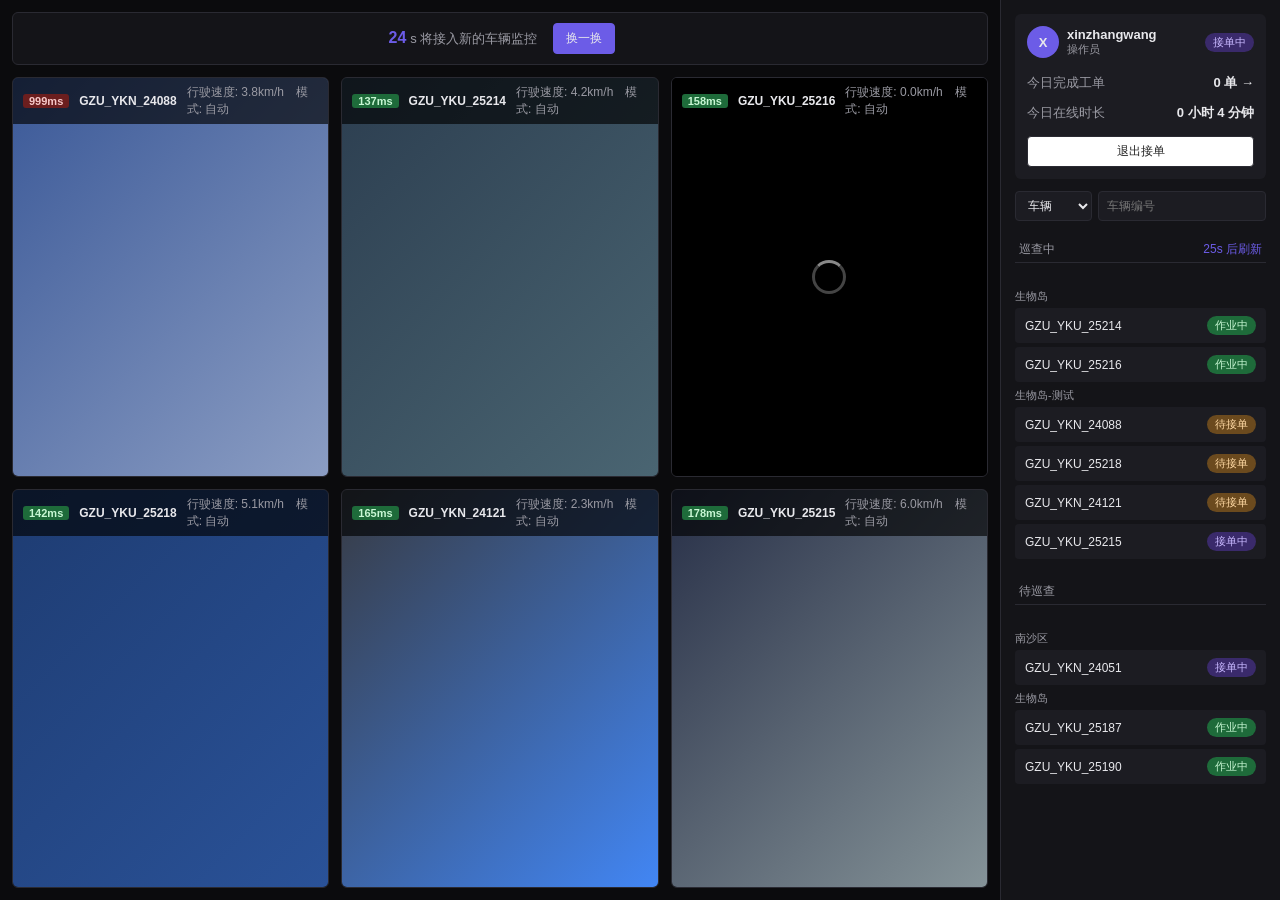
<file: cloud-helper-prototype/index.html>
<!DOCTYPE html>
<html lang="zh-CN">
<head>
<meta charset="UTF-8">
<title>Cloud Helper · 总览</title>
<link rel="stylesheet" href="styles.css">
</head>
<body>
<div class="app">
  <div class="main">
    <div class="top-banner">
      <span class="countdown"><b id="cd">25</b>s 将接入新的车辆监控</span>
      <button class="primary" onclick="resetCountdown()">换一换</button>
    </div>
    <div class="tile-grid" id="grid"></div>
  </div>

  <aside class="sidebar">
    <div class="user-card">
      <div class="user-row">
        <div class="avatar">X</div>
        <div style="flex:1">
          <div style="font-weight:600">xinzhangwang</div>
          <div style="font-size:11px;color:var(--text-dim)">操作员</div>
        </div>
        <span class="badge purple">接单中</span>
      </div>
      <div class="stat-line link" onclick="location.href='personal-stats.html'">
        <span>今日完成工单</span><span class="v">0 单 →</span>
      </div>
      <div class="stat-line">
        <span>今日在线时长</span><span class="v">0 小时 4 分钟</span>
      </div>
      <button class="white" style="width:100%;margin-top:8px">退出接单</button>
    </div>

    <div style="display:flex;gap:6px">
      <select style="flex:1"><option>车辆</option><option>区域</option></select>
      <input style="flex:1" placeholder="车辆编号">
    </div>

    <div class="section-title"><span>巡查中</span><span style="color:var(--accent)">25s 后刷新</span></div>
    <div class="veh-group">
      <div class="gname">生物岛</div>
      <div class="veh-item"><span>GZU_YKU_25214</span><span class="badge green">作业中</span></div>
      <div class="veh-item"><span>GZU_YKU_25216</span><span class="badge green">作业中</span></div>
      <div class="gname">生物岛-测试</div>
      <div class="veh-item"><span>GZU_YKN_24088</span><span class="badge orange">待接单</span></div>
      <div class="veh-item"><span>GZU_YKU_25218</span><span class="badge orange">待接单</span></div>
      <div class="veh-item"><span>GZU_YKN_24121</span><span class="badge orange">待接单</span></div>
      <div class="veh-item"><span>GZU_YKU_25215</span><span class="badge purple">接单中</span></div>
    </div>

    <div class="section-title"><span>待巡查</span></div>
    <div class="veh-group">
      <div class="gname">南沙区</div>
      <div class="veh-item"><span>GZU_YKN_24051</span><span class="badge purple">接单中</span></div>
      <div class="gname">生物岛</div>
      <div class="veh-item"><span>GZU_YKU_25187</span><span class="badge green">作业中</span></div>
      <div class="veh-item"><span>GZU_YKU_25190</span><span class="badge green">作业中</span></div>
    </div>
  </aside>
</div>

<script>
const tiles = [
  { vid: 'GZU_YKN_24088', lat: 999, latBad: true, speed: '3.8', mode: '自动' },
  { vid: 'GZU_YKU_25214', lat: 137, latBad: false, speed: '4.2', mode: '自动' },
  { vid: 'GZU_YKU_25216', lat: 158, latBad: false, speed: '0.0', mode: '自动', loading: true },
  { vid: 'GZU_YKU_25218', lat: 142, latBad: false, speed: '5.1', mode: '自动' },
  { vid: 'GZU_YKN_24121', lat: 165, latBad: false, speed: '2.3', mode: '自动' },
  { vid: 'GZU_YKU_25215', lat: 178, latBad: false, speed: '6.0', mode: '自动' },
];
const bgs = [
  'linear-gradient(135deg,#3b5998,#8b9dc3)',
  'linear-gradient(135deg,#2c3e50,#4a6572)',
  '#000',
  'linear-gradient(135deg,#1e3c72,#2a5298)',
  'linear-gradient(135deg,#373b44,#4286f4)',
  'linear-gradient(135deg,#283048,#859398)'
];
const grid = document.getElementById('grid');
tiles.forEach((t, i) => {
  const el = document.createElement('div');
  el.className = 'tile' + (t.loading ? ' loading' : '');
  el.onclick = () => location.href = `vehicle-detail.html?id=${t.vid}`;
  el.innerHTML = `
    <div class="tile-bar">
      <span class="latency ${t.latBad ? 'lat-bad' : 'lat-good'}">${t.lat}ms</span>
      <span class="vid">${t.vid}</span>
      <span class="meta">行驶速度: ${t.speed}km/h　模式: ${t.mode}</span>
    </div>
    <div class="feed" style="background:${bgs[i]}"></div>
  `;
  grid.appendChild(el);
});

let cd = 25;
setInterval(() => {
  cd--;
  if (cd < 0) cd = 25;
  document.getElementById('cd').textContent = cd;
}, 1000);
function resetCountdown() { cd = 25; }
</script>
</body>
</html>
</file>
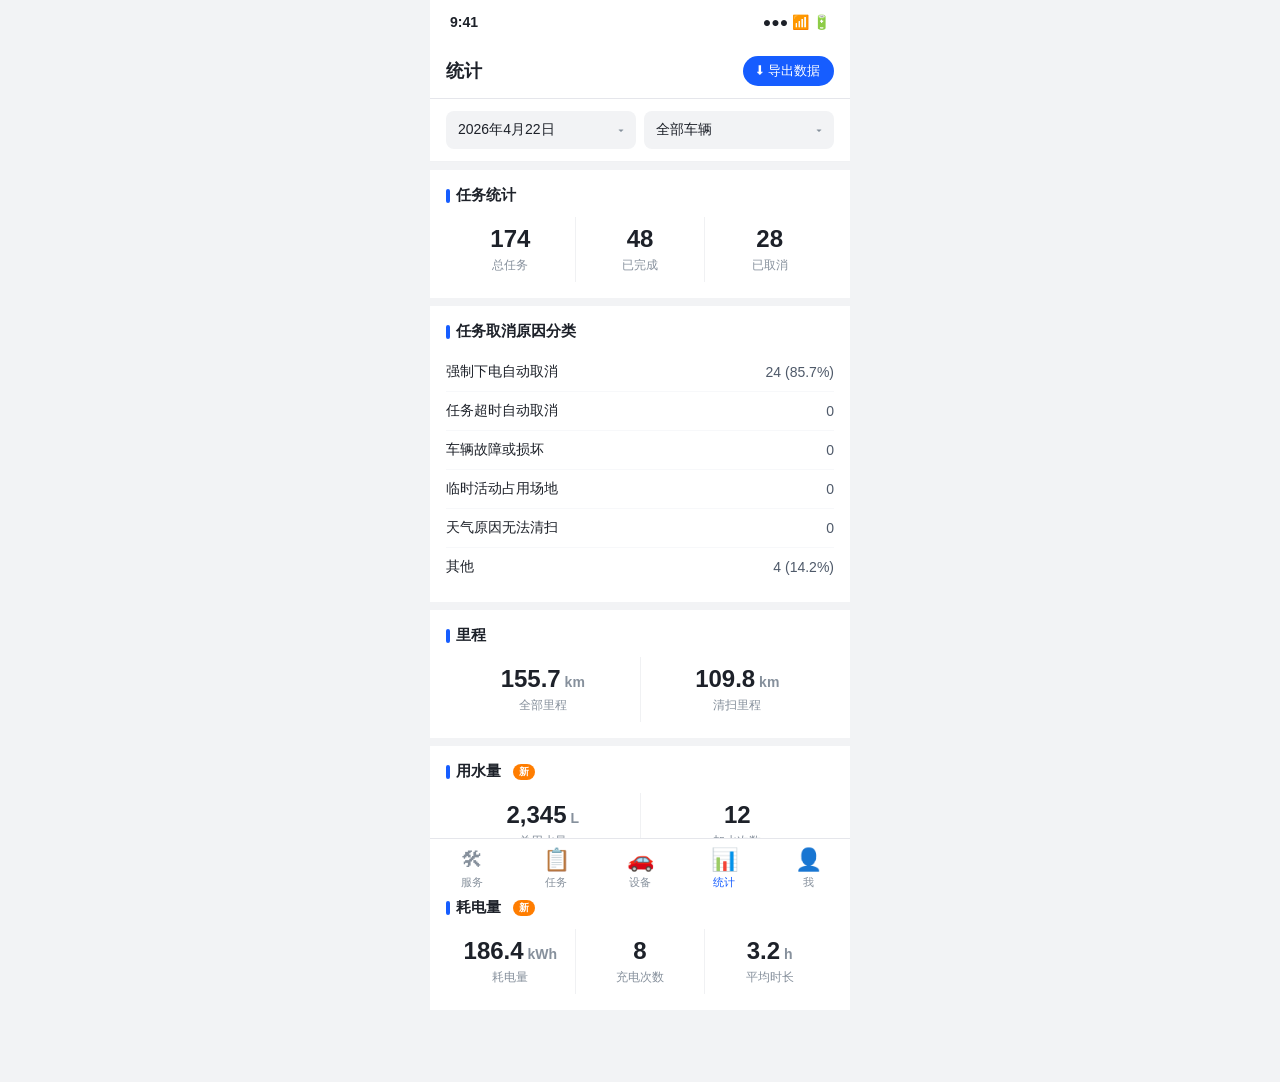
<file: prototypes/sanitation-stats-export/index.html>
<!DOCTYPE html>
<html lang="zh-CN">
<head>
<meta charset="UTF-8" />
<meta name="viewport" content="width=device-width,initial-scale=1" />
<title>环卫管理 APP 原型</title>
<style>
  *{box-sizing:border-box;margin:0;padding:0;-webkit-tap-highlight-color:transparent;}
  body{font-family:-apple-system,BlinkMacSystemFont,"PingFang SC","Helvetica Neue",Arial,sans-serif;background:#f2f3f5;color:#1d2129;padding-bottom:72px;}
  .phone{max-width:420px;margin:0 auto;min-height:100vh;position:relative;}

  /* Shared status bar */
  .status-bar{height:44px;display:flex;align-items:center;justify-content:space-between;padding:0 20px;font-size:14px;font-weight:600;background:#fff;}

  /* Page switching */
  .page{display:none;}
  .page.show{display:block;}

  /* Statistics page */
  .stats-bg{background:#f2f3f5;}
  .nav-bar{background:#fff;padding:12px 16px;display:flex;align-items:center;justify-content:space-between;border-bottom:1px solid #e5e6eb;}
  .nav-bar .title{font-size:18px;font-weight:600;}
  .export-btn{background:#165dff;color:#fff;border:none;padding:6px 14px;border-radius:16px;font-size:13px;display:flex;align-items:center;gap:4px;cursor:pointer;}
  .filters{background:#fff;padding:12px 16px;display:flex;gap:8px;border-bottom:1px solid #f0f1f3;}
  .filter-chip{flex:1;background:#f2f3f5;padding:10px 12px;border-radius:8px;display:flex;align-items:center;justify-content:space-between;font-size:14px;cursor:pointer;}
  .filter-chip .arrow{color:#86909c;font-size:12px;}
  .section{background:#fff;margin-top:8px;padding:16px;}
  .section-title{font-size:15px;font-weight:600;margin-bottom:12px;display:flex;align-items:center;gap:6px;}
  .section-title .dot{width:4px;height:14px;background:#165dff;border-radius:2px;}
  .stat-row{display:flex;}
  .stat-cell{flex:1;text-align:center;padding:8px 0;}
  .stat-cell .num{font-size:24px;font-weight:700;color:#1d2129;}
  .stat-cell .lbl{font-size:12px;color:#86909c;margin-top:4px;}
  .divider-v{width:1px;background:#f0f1f3;}
  .reason-list{margin-top:8px;}
  .reason-item{display:flex;justify-content:space-between;align-items:center;padding:10px 0;border-bottom:1px solid #f7f8fa;font-size:14px;}
  .reason-item:last-child{border-bottom:none;}
  .reason-item .val{color:#4e5969;}
  .new-tag{background:#ff7d00;color:#fff;font-size:10px;padding:1px 6px;border-radius:8px;margin-left:6px;vertical-align:middle;}

  /* My page */
  .me-bg{background:linear-gradient(180deg,#d8e8ff 0%,#eef3fb 200px,#f2f3f5 320px);min-height:100vh;}
  .me-bg .status-bar{background:transparent;}
  .header{padding:16px 20px 20px;}
  .loc-row{display:flex;justify-content:space-between;align-items:flex-start;}
  .loc{font-size:22px;font-weight:600;display:flex;align-items:center;gap:4px;}
  .loc .caret{display:inline-flex;width:22px;height:22px;border-radius:50%;background:#fff;align-items:center;justify-content:center;font-size:10px;color:#4e5969;}
  .weather{text-align:right;font-size:14px;color:#4e5969;line-height:1.3;display:flex;align-items:flex-start;gap:6px;}
  .weather .temp{font-size:34px;font-weight:300;color:#86a8e7;line-height:1;}
  .weather .small{font-size:12px;}
  .user-card{background:#fff;border-radius:12px;margin:12px 16px 0;padding:14px 16px;box-shadow:0 2px 8px rgba(0,0,0,0.04);}
  .user-line{display:flex;align-items:baseline;gap:8px;}
  .user-name{font-size:17px;font-weight:600;}
  .user-phone{font-size:13px;color:#86909c;}
  .notice{margin-top:10px;background:#eef4ff;border-radius:8px;padding:10px 12px;display:flex;align-items:center;gap:8px;font-size:13px;color:#4e5969;}
  .notice .ic{color:#165dff;}
  .notice .text{flex:1;white-space:nowrap;overflow:hidden;text-overflow:ellipsis;}
  .notice .more{color:#165dff;font-size:13px;flex-shrink:0;cursor:pointer;}
  .card{background:#fff;border-radius:12px;margin:12px 16px 0;box-shadow:0 2px 8px rgba(0,0,0,0.04);overflow:hidden;}
  .menu-item{display:flex;align-items:center;justify-content:space-between;padding:18px 16px;font-size:16px;cursor:pointer;}
  .menu-item+.menu-item{border-top:1px solid #f2f3f5;}
  .menu-item .arrow{color:#c9cdd4;font-size:18px;}
  .menu-item .new-dot{display:inline-block;width:6px;height:6px;background:#f53f3f;border-radius:50%;margin-left:6px;vertical-align:top;}
  .logout{text-align:center;padding:18px;font-size:15px;color:#4e5969;margin-top:12px;}

  /* Export management sub-page */
  .subnav{background:#fff;padding:12px 16px;display:flex;align-items:center;gap:12px;border-bottom:1px solid #f0f1f3;}
  .subnav .back{font-size:22px;cursor:pointer;color:#1d2129;}
  .subnav .title{font-size:17px;font-weight:600;flex:1;}
  .tip{padding:10px 16px;font-size:12px;color:#86909c;}
  .exp-list{padding:0 16px;}
  .exp-item{background:#fff;border-radius:12px;padding:14px;margin-bottom:10px;box-shadow:0 1px 4px rgba(0,0,0,0.04);}
  .exp-head{display:flex;justify-content:space-between;align-items:center;margin-bottom:8px;}
  .exp-name{font-size:15px;font-weight:600;color:#1d2129;}
  .badge{font-size:11px;padding:2px 8px;border-radius:10px;}
  .badge.success{background:#e8f7ee;color:#00a86b;}
  .badge.pending{background:#fff7e8;color:#ff7d00;}
  .badge.failed{background:#fde8e8;color:#f53f3f;}
  .badge.expired{background:#f2f3f5;color:#86909c;}
  .exp-meta{font-size:12px;color:#86909c;line-height:1.6;}
  .exp-meta .row{display:flex;gap:8px;}
  .exp-meta .lbl{color:#86909c;}
  .exp-meta .val{color:#4e5969;}
  .exp-actions{margin-top:10px;display:flex;gap:8px;}
  .btn{flex:1;padding:8px 0;border-radius:8px;font-size:13px;text-align:center;border:none;cursor:pointer;}
  .btn-primary{background:#165dff;color:#fff;}
  .btn-ghost{background:#f2f3f5;color:#4e5969;}
  .btn-disabled{background:#f7f8fa;color:#c9cdd4;cursor:not-allowed;}
  .empty{text-align:center;padding:60px 20px;color:#86909c;font-size:13px;}

  /* Modal (export) */
  .modal-mask{position:fixed;top:0;left:0;right:0;bottom:0;background:rgba(0,0,0,0.5);display:none;align-items:flex-end;justify-content:center;z-index:100;}
  .modal-mask.show{display:flex;}
  .modal{background:#fff;width:100%;max-width:420px;border-radius:16px 16px 0 0;padding:16px;max-height:85vh;overflow-y:auto;animation:slideUp 0.25s ease;}
  @keyframes slideUp{from{transform:translateY(100%);}to{transform:translateY(0);}}
  .modal h3{font-size:16px;font-weight:600;margin-bottom:16px;text-align:center;position:relative;}
  .modal h3 .close{position:absolute;right:0;top:0;color:#86909c;font-size:20px;cursor:pointer;font-weight:400;}
  .form-group{margin-bottom:16px;}
  .form-label{font-size:13px;color:#4e5969;margin-bottom:8px;display:block;}
  .form-input{width:100%;padding:10px 12px;border:1px solid #e5e6eb;border-radius:8px;background:#f7f8fa;font-size:14px;}
  .date-range{display:flex;gap:8px;align-items:center;}
  .date-range .form-input{flex:1;}
  .checkbox-list{max-height:180px;overflow-y:auto;border:1px solid #e5e6eb;border-radius:8px;padding:4px 0;}
  .checkbox-item{padding:10px 12px;display:flex;align-items:center;gap:8px;font-size:14px;border-bottom:1px solid #f7f8fa;cursor:pointer;}
  .checkbox-item:last-child{border-bottom:none;}
  .checkbox-item input{width:16px;height:16px;accent-color:#165dff;}
  .radio-group{display:flex;gap:8px;}
  .radio-chip{flex:1;padding:8px;border:1px solid #e5e6eb;border-radius:8px;text-align:center;font-size:13px;cursor:pointer;}
  .radio-chip.active{border-color:#165dff;color:#165dff;background:#e8f3ff;}
  .btn-primary-full{width:100%;background:#165dff;color:#fff;border:none;padding:12px;border-radius:8px;font-size:15px;font-weight:600;cursor:pointer;margin-top:8px;}
  .hint{font-size:12px;color:#86909c;margin-top:4px;}
  .toast{position:fixed;top:40%;left:50%;transform:translate(-50%,-50%);background:rgba(0,0,0,0.8);color:#fff;padding:12px 18px;border-radius:8px;font-size:13px;z-index:200;display:none;}

  /* Tab bar */
  .tabbar{position:fixed;bottom:0;left:50%;transform:translateX(-50%);width:100%;max-width:420px;background:#fff;display:flex;border-top:1px solid #e5e6eb;padding-bottom:6px;z-index:50;}
  .tab{flex:1;text-align:center;padding:8px 0 4px;font-size:11px;color:#86909c;cursor:pointer;}
  .tab.active{color:#165dff;}
  .tab .ic{font-size:22px;display:block;margin-bottom:2px;}
</style>
</head>
<body>
<div class="phone" id="phone">

  <!-- Stats page -->
  <div class="page show stats-bg" id="page-stats">
    <div class="status-bar"><span>9:41</span><span>●●● 📶 🔋</span></div>
    <div class="nav-bar">
      <div class="title">统计</div>
      <button class="export-btn" onclick="openExport()">⬇ 导出数据</button>
    </div>
    <div class="filters">
      <div class="filter-chip" onclick="openDatePicker()"><span id="homeDateText">2026年4月22日</span> <span class="arrow">▾</span></div>
      <div class="filter-chip" onclick="openVehiclePicker()"><span id="homeVehicleText">全部车辆</span> <span class="arrow">▾</span></div>
    </div>

    <div class="section">
      <div class="section-title"><span class="dot"></span>任务统计</div>
      <div class="stat-row">
        <div class="stat-cell"><div class="num">174</div><div class="lbl">总任务</div></div>
        <div class="divider-v"></div>
        <div class="stat-cell"><div class="num">48</div><div class="lbl">已完成</div></div>
        <div class="divider-v"></div>
        <div class="stat-cell"><div class="num">28</div><div class="lbl">已取消</div></div>
      </div>
    </div>

    <div class="section">
      <div class="section-title"><span class="dot"></span>任务取消原因分类</div>
      <div class="reason-list">
        <div class="reason-item"><span>强制下电自动取消</span><span class="val">24 (85.7%)</span></div>
        <div class="reason-item"><span>任务超时自动取消</span><span class="val">0</span></div>
        <div class="reason-item"><span>车辆故障或损坏</span><span class="val">0</span></div>
        <div class="reason-item"><span>临时活动占用场地</span><span class="val">0</span></div>
        <div class="reason-item"><span>天气原因无法清扫</span><span class="val">0</span></div>
        <div class="reason-item"><span>其他</span><span class="val">4 (14.2%)</span></div>
      </div>
    </div>

    <div class="section">
      <div class="section-title"><span class="dot"></span>里程</div>
      <div class="stat-row">
        <div class="stat-cell"><div class="num">155.7<span style="font-size:14px;color:#86909c;"> km</span></div><div class="lbl">全部里程</div></div>
        <div class="divider-v"></div>
        <div class="stat-cell"><div class="num">109.8<span style="font-size:14px;color:#86909c;"> km</span></div><div class="lbl">清扫里程</div></div>
      </div>
    </div>

    <div class="section">
      <div class="section-title"><span class="dot"></span>用水量<span class="new-tag">新</span></div>
      <div class="stat-row">
        <div class="stat-cell"><div class="num">2,345<span style="font-size:14px;color:#86909c;"> L</span></div><div class="lbl">总用水量</div></div>
        <div class="divider-v"></div>
        <div class="stat-cell"><div class="num">12</div><div class="lbl">加水次数</div></div>
      </div>
    </div>

    <div class="section">
      <div class="section-title"><span class="dot"></span>耗电量<span class="new-tag">新</span></div>
      <div class="stat-row">
        <div class="stat-cell"><div class="num">186.4<span style="font-size:14px;color:#86909c;"> kWh</span></div><div class="lbl">耗电量</div></div>
        <div class="divider-v"></div>
        <div class="stat-cell"><div class="num">8</div><div class="lbl">充电次数</div></div>
        <div class="divider-v"></div>
        <div class="stat-cell"><div class="num">3.2<span style="font-size:14px;color:#86909c;"> h</span></div><div class="lbl">平均时长</div></div>
      </div>
    </div>
  </div>

  <!-- My page -->
  <div class="page me-bg" id="page-me">
    <div class="status-bar"><span>14:27</span><span>106 KB/s · 5G · 🔋83</span></div>
    <div class="header">
      <div class="loc-row">
        <div class="loc">生物岛 <span class="caret">▾</span></div>
        <div class="weather">
          <div>21°C/<br/>阴</div>
          <div class="temp">31<span class="small">°C</span></div>
        </div>
      </div>
    </div>

    <div class="user-card">
      <div class="user-line">
        <div class="user-name">xi******ng</div>
        <div class="user-phone">185****0447</div>
      </div>
      <div class="notice">
        <span class="ic">🔊</span>
        <span class="text">车辆GZU_YKU_25216的「右…</span>
        <span class="more">查看全部</span>
      </div>
    </div>

    <div class="card">
      <div class="menu-item"><span>人员管理</span><span class="arrow">›</span></div>
      <div class="menu-item"><span>车位管理</span><span class="arrow">›</span></div>
      <div class="menu-item"><span>车辆管理</span><span class="arrow">›</span></div>
      <div class="menu-item"><span>路线管理</span><span class="arrow">›</span></div>
      <div class="menu-item" onclick="showExportMgmt()"><span>导出管理<span class="new-dot"></span></span><span class="arrow">›</span></div>
    </div>

    <div class="card">
      <div class="menu-item"><span>账号与安全</span><span class="arrow">›</span></div>
      <div class="menu-item"><span>版本信息 V1.3.5</span><span class="arrow">›</span></div>
    </div>

    <div class="card">
      <div class="menu-item"><span>法律条款及平台规则</span><span class="arrow">›</span></div>
    </div>

    <div class="logout">退出登录</div>
  </div>

  <!-- Export management sub-page -->
  <div class="page stats-bg" id="page-export-mgmt">
    <div class="status-bar"><span>14:27</span><span>106 KB/s · 5G · 🔋83</span></div>
    <div class="subnav">
      <span class="back" onclick="switchTab('me')">‹</span>
      <span class="title">导出管理</span>
    </div>
    <div class="tip">仅展示近 7 天导出记录，文件在生成后保留 7 天</div>
    <div class="exp-list" id="expList"></div>
  </div>

  <div class="tabbar">
    <div class="tab" data-tab="service"><span class="ic">🛠</span>服务</div>
    <div class="tab" data-tab="task"><span class="ic">📋</span>任务</div>
    <div class="tab" data-tab="device"><span class="ic">🚗</span>设备</div>
    <div class="tab active" data-tab="stats" onclick="switchTab('stats')"><span class="ic">📊</span>统计</div>
    <div class="tab" data-tab="me" onclick="switchTab('me')"><span class="ic">👤</span>我</div>
  </div>
</div>

<!-- Home Date Picker Modal -->
<div class="modal-mask" id="datePickerModal">
  <div class="modal">
    <h3>选择日期<span class="close" onclick="closeDatePicker()">×</span></h3>
    <div class="form-group">
      <div class="radio-group" style="margin-bottom:8px;">
        <div class="radio-chip" onclick="pickHomeDate(this,1)">今日</div>
        <div class="radio-chip" onclick="pickHomeDate(this,7)">近7天</div>
        <div class="radio-chip" onclick="pickHomeDate(this,30)">近30天</div>
        <div class="radio-chip active" onclick="pickHomeDate(this,0)">自定义</div>
      </div>
      <div class="date-range">
        <input type="date" class="form-input" id="homeStartDate" value="2026-04-22">
        <span>至</span>
        <input type="date" class="form-input" id="homeEndDate" value="2026-04-22">
      </div>
      <div class="hint">单次最多 90 天</div>
    </div>
    <button class="btn-primary-full" onclick="confirmHomeDate()">确认</button>
  </div>
</div>

<!-- Home Vehicle Picker Modal -->
<div class="modal-mask" id="vehiclePickerModal">
  <div class="modal">
    <h3>选择车辆<span class="close" onclick="closeVehiclePicker()">×</span></h3>
    <div class="form-group">
      <div style="display:flex;gap:8px;margin-bottom:8px;">
        <div class="radio-chip active" id="homeVAll" onclick="switchHomeVehicleMode(this,'all')">全部车辆</div>
        <div class="radio-chip" id="homeVSelect" onclick="switchHomeVehicleMode(this,'select')">指定车辆</div>
      </div>
      <div class="checkbox-list" id="homeVehicleList" style="display:none;">
        <label class="checkbox-item"><input type="checkbox" value="S5-001">S5-001</label>
        <label class="checkbox-item"><input type="checkbox" value="S5-002">S5-002</label>
        <label class="checkbox-item"><input type="checkbox" value="S5-003">S5-003</label>
        <label class="checkbox-item"><input type="checkbox" value="S6-101">S6-101</label>
        <label class="checkbox-item"><input type="checkbox" value="S6-102">S6-102</label>
        <label class="checkbox-item"><input type="checkbox" value="R2-201">R2-201</label>
      </div>
    </div>
    <button class="btn-primary-full" onclick="confirmHomeVehicle()">确认</button>
  </div>
</div>

<!-- Export Modal -->
<div class="modal-mask" id="exportModal">
  <div class="modal">
    <h3>导出数据<span class="close" onclick="closeExport()">×</span></h3>
    <div class="form-group">
      <label class="form-label">① 选择日期范围</label>
      <div class="radio-group" style="margin-bottom:8px;">
        <div class="radio-chip" onclick="setDateRange(this,1)">今日</div>
        <div class="radio-chip active" onclick="setDateRange(this,7)">近7天</div>
        <div class="radio-chip" onclick="setDateRange(this,30)">近30天</div>
        <div class="radio-chip" onclick="setDateRange(this,0)">自定义</div>
      </div>
      <div class="date-range">
        <input type="date" class="form-input" id="startDate" value="2026-04-16">
        <span>至</span>
        <input type="date" class="form-input" id="endDate" value="2026-04-22">
      </div>
      <div class="hint">单次最多导出 90 天数据</div>
    </div>
    <div class="form-group">
      <label class="form-label">② 选择车辆</label>
      <div style="display:flex;gap:8px;margin-bottom:8px;">
        <div class="radio-chip active" onclick="switchVehicleMode(this,'all')">全部车辆</div>
        <div class="radio-chip" onclick="switchVehicleMode(this,'select')">指定车辆</div>
      </div>
      <div class="checkbox-list" id="vehicleList" style="display:none;">
        <label class="checkbox-item"><input type="checkbox" checked>S5-001</label>
        <label class="checkbox-item"><input type="checkbox" checked>S5-002</label>
        <label class="checkbox-item"><input type="checkbox">S5-003</label>
        <label class="checkbox-item"><input type="checkbox">S6-101</label>
        <label class="checkbox-item"><input type="checkbox">S6-102</label>
        <label class="checkbox-item"><input type="checkbox">R2-201</label>
      </div>
    </div>
    <div class="form-group">
      <label class="form-label">③ 选择统计项</label>
      <div class="checkbox-list">
        <label class="checkbox-item"><input type="checkbox" checked>任务统计（总数/完成/取消）</label>
        <label class="checkbox-item"><input type="checkbox" checked>里程（全部里程/清扫里程）</label>
        <label class="checkbox-item"><input type="checkbox" checked>用水量（总用水量/加水次数）</label>
        <label class="checkbox-item"><input type="checkbox" checked>耗电量（总耗电量/充电次数/平均时长）</label>
        <label class="checkbox-item"><input type="checkbox">任务取消原因明细</label>
      </div>
    </div>
    <div class="form-group">
      <label class="form-label">④ 文件格式</label>
      <div class="radio-group">
        <div class="radio-chip active" onclick="setFormat(this)">Excel (.xlsx)</div>
        <div class="radio-chip" onclick="setFormat(this)">CSV</div>
      </div>
    </div>
    <button class="btn-primary-full" onclick="doExport()">确认导出</button>
  </div>
</div>

<div class="toast" id="toast"></div>

<script>
/* ===== Home filter state ===== */
const homeFilter = {
  dateMode: 'custom',        // 'day'|'7'|'30'|'custom'
  startDate: '2026-04-22',
  endDate: '2026-04-22',
  dateLabel: '2026年4月22日',
  vehicleMode: 'all',        // 'all' | 'select'
  vehicles: []               // selected codes when mode==='select'
};

function openDatePicker(){
  // preload
  document.getElementById('homeStartDate').value = homeFilter.startDate;
  document.getElementById('homeEndDate').value = homeFilter.endDate;
  document.querySelectorAll('#datePickerModal .radio-chip').forEach(x=>x.classList.remove('active'));
  const idx = {day:0,'7':1,'30':2,custom:3}[homeFilter.dateMode] ?? 3;
  document.querySelectorAll('#datePickerModal .radio-chip')[idx].classList.add('active');
  document.getElementById('datePickerModal').classList.add('show');
}
function closeDatePicker(){document.getElementById('datePickerModal').classList.remove('show');}
function pickHomeDate(el,days){
  el.parentNode.querySelectorAll('.radio-chip').forEach(x=>x.classList.remove('active'));
  el.classList.add('active');
  if(days>0){
    const end=new Date();const start=new Date();start.setDate(end.getDate()-days+1);
    document.getElementById('homeStartDate').value=start.toISOString().slice(0,10);
    document.getElementById('homeEndDate').value=end.toISOString().slice(0,10);
    homeFilter.dateMode = days===1?'day':String(days);
  }else{
    homeFilter.dateMode='custom';
  }
}
function confirmHomeDate(){
  homeFilter.startDate=document.getElementById('homeStartDate').value;
  homeFilter.endDate=document.getElementById('homeEndDate').value;
  const s=homeFilter.startDate, e=homeFilter.endDate;
  const fmtZh=d=>{const [y,m,day]=d.split('-');return `${y}年${+m}月${+day}日`;};
  homeFilter.dateLabel = (s===e)? fmtZh(s) : `${fmtZh(s)} ~ ${fmtZh(e)}`;
  document.getElementById('homeDateText').innerText=homeFilter.dateLabel;
  closeDatePicker();
  showToast('已更新筛选日期');
}

function openVehiclePicker(){
  document.getElementById('homeVAll').classList.toggle('active',homeFilter.vehicleMode==='all');
  document.getElementById('homeVSelect').classList.toggle('active',homeFilter.vehicleMode==='select');
  document.getElementById('homeVehicleList').style.display=homeFilter.vehicleMode==='select'?'block':'none';
  document.querySelectorAll('#homeVehicleList input[type=checkbox]').forEach(cb=>{
    cb.checked = homeFilter.vehicles.includes(cb.value);
  });
  document.getElementById('vehiclePickerModal').classList.add('show');
}
function closeVehiclePicker(){document.getElementById('vehiclePickerModal').classList.remove('show');}
function switchHomeVehicleMode(el,mode){
  el.parentNode.querySelectorAll('.radio-chip').forEach(x=>x.classList.remove('active'));
  el.classList.add('active');
  document.getElementById('homeVehicleList').style.display=mode==='select'?'block':'none';
  homeFilter.vehicleMode=mode;
}
function confirmHomeVehicle(){
  if(homeFilter.vehicleMode==='all'){
    homeFilter.vehicles=[];
    document.getElementById('homeVehicleText').innerText='全部车辆';
  }else{
    const cbs=[...document.querySelectorAll('#homeVehicleList input[type=checkbox]:checked')];
    homeFilter.vehicles=cbs.map(c=>c.value);
    if(homeFilter.vehicles.length===0){
      showToast('请至少选择一辆车');return;
    }
    document.getElementById('homeVehicleText').innerText =
      homeFilter.vehicles.length<=2? homeFilter.vehicles.join(',') : `已选${homeFilter.vehicles.length}辆车`;
  }
  closeVehiclePicker();
  showToast('已更新筛选车辆');
}

/* ===== Tab switching ===== */
function switchTab(tab){
  document.querySelectorAll('.page').forEach(p=>p.classList.remove('show'));
  document.querySelectorAll('.tab').forEach(t=>t.classList.remove('active'));
  if(tab==='stats'){document.getElementById('page-stats').classList.add('show');}
  else if(tab==='me'){document.getElementById('page-me').classList.add('show');}
  const activeTab=document.querySelector(`.tab[data-tab="${tab}"]`);
  if(activeTab) activeTab.classList.add('active');
  window.scrollTo(0,0);
}
function showExportMgmt(){
  document.querySelectorAll('.page').forEach(p=>p.classList.remove('show'));
  document.getElementById('page-export-mgmt').classList.add('show');
  renderExpList();
  window.scrollTo(0,0);
}

/* ===== Export modal ===== */
function openExport(){
  // sync defaults from home filter
  document.getElementById('startDate').value=homeFilter.startDate;
  document.getElementById('endDate').value=homeFilter.endDate;
  const dateChips=document.querySelectorAll('#exportModal .form-group:nth-of-type(1) .radio-chip');
  dateChips.forEach(x=>x.classList.remove('active'));
  const idx={day:0,'7':1,'30':2,custom:3}[homeFilter.dateMode] ?? 3;
  if(dateChips[idx]) dateChips[idx].classList.add('active');

  const vAll=document.querySelectorAll('#exportModal .form-group:nth-of-type(2) .radio-chip')[0];
  const vSel=document.querySelectorAll('#exportModal .form-group:nth-of-type(2) .radio-chip')[1];
  vAll.classList.toggle('active',homeFilter.vehicleMode==='all');
  vSel.classList.toggle('active',homeFilter.vehicleMode==='select');
  document.getElementById('vehicleList').style.display=homeFilter.vehicleMode==='select'?'block':'none';
  document.querySelectorAll('#vehicleList input[type=checkbox]').forEach(cb=>{
    cb.checked=homeFilter.vehicles.includes(cb.parentNode.innerText.trim());
  });

  document.getElementById('exportModal').classList.add('show');
}
function closeExport(){document.getElementById('exportModal').classList.remove('show');}
function setDateRange(el,days){
  el.parentNode.querySelectorAll('.radio-chip').forEach(x=>x.classList.remove('active'));
  el.classList.add('active');
  if(days>0){
    const end=new Date();const start=new Date();start.setDate(end.getDate()-days+1);
    document.getElementById('startDate').value=start.toISOString().slice(0,10);
    document.getElementById('endDate').value=end.toISOString().slice(0,10);
  }
}
function switchVehicleMode(el,mode){
  el.parentNode.querySelectorAll('.radio-chip').forEach(x=>x.classList.remove('active'));
  el.classList.add('active');
  document.getElementById('vehicleList').style.display=mode==='select'?'block':'none';
}
function setFormat(el){
  el.parentNode.querySelectorAll('.radio-chip').forEach(x=>x.classList.remove('active'));
  el.classList.add('active');
}
function doExport(){closeExport();showToast('导出任务已创建，完成后将发送到您的飞书');}

/* ===== Export history list ===== */
const today=new Date();
function fmt(d){return d.getFullYear()+'-'+String(d.getMonth()+1).padStart(2,'0')+'-'+String(d.getDate()).padStart(2,'0')+' '+String(d.getHours()).padStart(2,'0')+':'+String(d.getMinutes()).padStart(2,'0');}
function daysAgo(n,h=10,m=0){const d=new Date(today);d.setDate(d.getDate()-n);d.setHours(h,m,0,0);return d;}
const records=[
  {name:'全部车辆统计_近7天.xlsx',status:'success',createTime:daysAgo(0,14,12),range:'2026-04-16 至 2026-04-22',vehicles:'全部车辆',items:'任务/里程/用水/充电',size:'286 KB',expireIn:7},
  {name:'S5-001~003统计_自定义.csv',status:'pending',createTime:daysAgo(0,14,5),progress:62,range:'2026-04-01 至 2026-04-22',vehicles:'S5-001, S5-002, S5-003',items:'任务/里程/用水/充电/取消原因',size:'--',expireIn:7},
  {name:'R2车队月度.xlsx',status:'success',createTime:daysAgo(1,9,30),range:'2026-03-22 至 2026-04-21',vehicles:'R2-201, R2-202',items:'任务/里程/充电',size:'1.2 MB',expireIn:6},
  {name:'全部车辆统计_4月14日.xlsx',status:'failed',createTime:daysAgo(3,11,45),errMsg:'数据源超时，请稍后重试',range:'2026-04-14',vehicles:'全部车辆',items:'任务/里程/用水/充电',size:'--',expireIn:4},
  {name:'S6车队周报.xlsx',status:'success',createTime:daysAgo(5,16,20),range:'2026-04-10 至 2026-04-16',vehicles:'S6-101, S6-102',items:'任务/里程/用水',size:'512 KB',expireIn:2},
  {name:'生物岛项目月度.xlsx',status:'expired',createTime:daysAgo(7,18,0),range:'2026-03-15 至 2026-04-14',vehicles:'全部车辆',items:'任务/里程/用水/充电/取消原因',size:'3.4 MB',expireIn:0}
];
function statusBadge(s){const map={success:['success','已完成'],pending:['pending','生成中'],failed:['failed','失败'],expired:['expired','已过期']};const[cls,txt]=map[s];return`<span class="badge ${cls}">${txt}</span>`;}
function renderExpList(){
  const html=records.map((r,i)=>{
    let actions='';
    if(r.status==='success'){actions=`<button class="btn btn-primary" onclick="download('${r.name}')">下载</button><button class="btn btn-ghost" onclick="share('${r.name}')">分享链接</button>`;}
    else if(r.status==='pending'){actions=`<button class="btn btn-disabled" disabled>生成中 ${r.progress}%</button>`;}
    else if(r.status==='failed'){actions=`<button class="btn btn-primary" onclick="retry(${i})">重试</button><button class="btn btn-ghost" onclick="viewErr('${r.errMsg}')">失败原因</button>`;}
    else{actions=`<button class="btn btn-disabled" disabled>已过期</button>`;}
    const expireText=r.status==='expired'?'已过期':(r.status==='success'?`${r.expireIn} 天后过期`:'--');
    return `<div class="exp-item">
      <div class="exp-head"><div class="exp-name">${r.name}</div>${statusBadge(r.status)}</div>
      <div class="exp-meta">
        <div class="row"><span class="lbl">创建时间：</span><span class="val">${fmt(r.createTime)}</span></div>
        <div class="row"><span class="lbl">日期范围：</span><span class="val">${r.range}</span></div>
        <div class="row"><span class="lbl">车辆：</span><span class="val">${r.vehicles}</span></div>
        <div class="row"><span class="lbl">统计项：</span><span class="val">${r.items}</span></div>
        <div class="row"><span class="lbl">文件大小：</span><span class="val">${r.size} · ${expireText}</span></div>
      </div>
      <div class="exp-actions">${actions}</div>
    </div>`;
  }).join('');
  document.getElementById('expList').innerHTML=html||`<div class="empty">近 7 天暂无导出记录</div>`;
}
function download(n){showToast(`开始下载 ${n}`);}
function share(n){showToast(`已复制下载链接：${n}`);}
function retry(i){records[i].status='pending';records[i].progress=0;renderExpList();showToast('已重新提交生成任务');}
function viewErr(m){showToast('失败原因：'+m);}
function showToast(m){const t=document.getElementById('toast');t.innerText=m;t.style.display='block';setTimeout(()=>t.style.display='none',2000);}
</script>
</body>
</html>
</file>
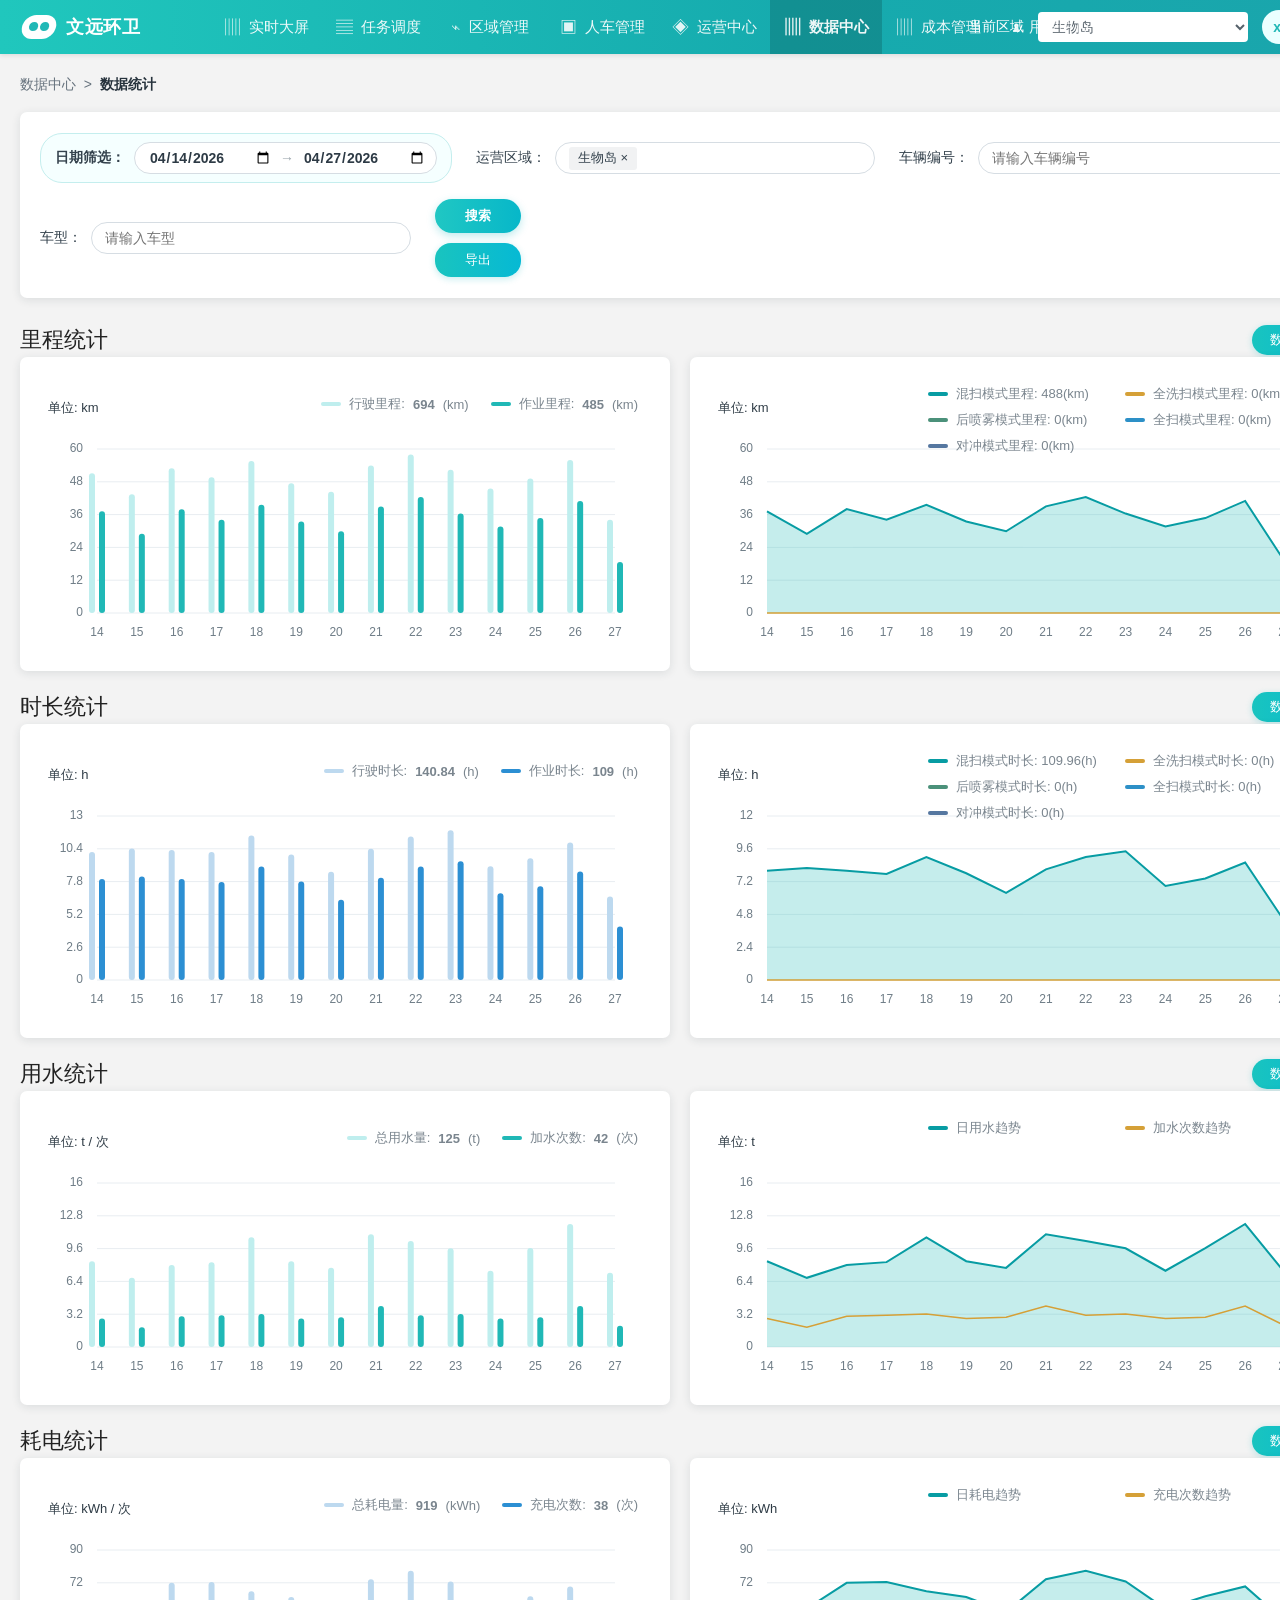
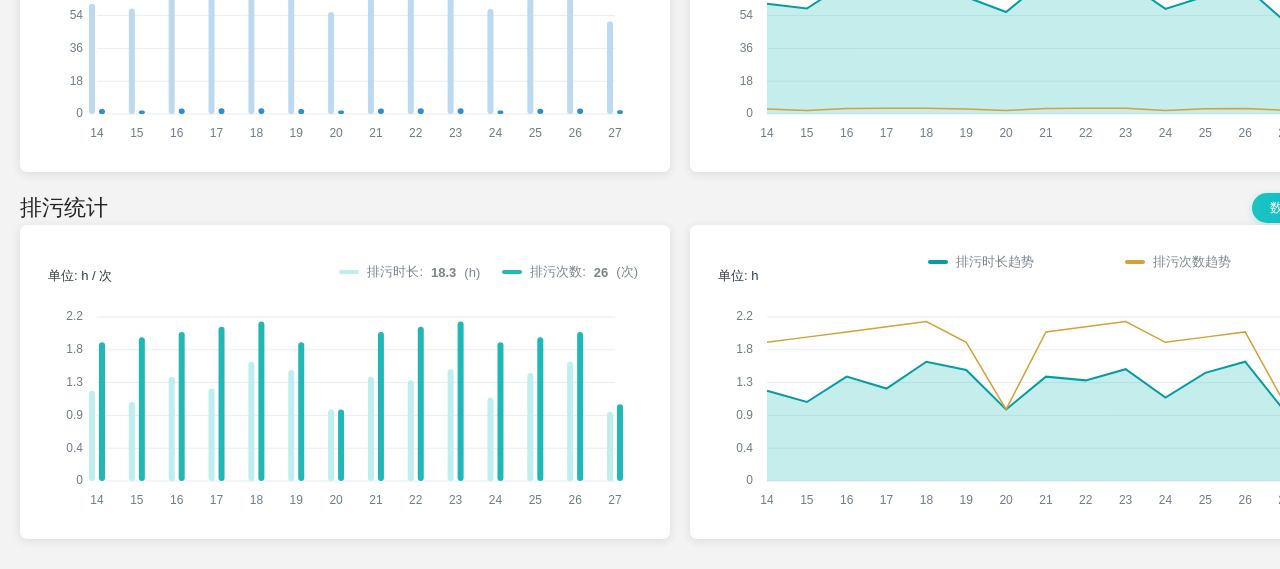
<file: data-center-prototype.html>
<!doctype html>
<html lang="zh-CN">
<head>
  <meta charset="utf-8">
  <meta name="viewport" content="width=device-width, initial-scale=1">
  <title>文远环卫 - 数据统计原型</title>
  <style>
    :root {
      --brand: #20b8b6;
      --brand-dark: #15aaa8;
      --brand-soft: rgba(32, 184, 182, .18);
      --text: #2d3a45;
      --muted: #7d8993;
      --line: #e8edf1;
      --bg: #f3f3f3;
      --card: #fff;
      --shadow: 0 2px 10px rgba(28, 41, 55, .11);
      --blue: #2c8fd3;
      --blue-soft: rgba(44, 143, 211, .2);
      --mint: #bfeeee;
      --yellow: #d9a529;
    }

    * { box-sizing: border-box; }

    body {
      margin: 0;
      min-width: 1360px;
      color: var(--text);
      background: var(--bg);
      font-family: -apple-system, BlinkMacSystemFont, "Segoe UI", "Microsoft YaHei", Arial, sans-serif;
      font-size: 14px;
    }

    .topbar {
      height: 54px;
      display: flex;
      align-items: center;
      padding: 0 22px;
      color: #fff;
      background: linear-gradient(90deg, #20c7bd 0%, #16abae 58%, #1aa5ac 100%);
      box-shadow: 0 1px 5px rgba(0, 0, 0, .12);
    }

    .brand {
      flex: 0 0 188px;
      display: flex;
      align-items: center;
      gap: 10px;
      font-weight: 700;
      font-size: 18px;
      letter-spacing: .5px;
      white-space: nowrap;
      overflow: visible;
    }

    .brand-text {
      display: inline-block;
      color: #fff;
      line-height: 54px;
    }

    .brand-mark {
      width: 34px;
      height: 24px;
      position: relative;
      border-radius: 12px;
      background: #fff;
      transform: skew(-12deg);
    }

    .brand-mark::before,
    .brand-mark::after {
      content: "";
      position: absolute;
      top: 7px;
      width: 9px;
      height: 9px;
      border-radius: 50%;
      background: var(--brand);
    }

    .brand-mark::before { left: 7px; }
    .brand-mark::after { right: 7px; }

    .nav {
      flex: 1;
      display: flex;
      align-items: stretch;
      height: 54px;
      min-width: 0;
    }

    .nav-item {
      position: relative;
      min-width: 112px;
      padding: 0 18px;
      display: flex;
      align-items: center;
      justify-content: center;
      gap: 8px;
      color: rgba(255, 255, 255, .92);
      font-size: 15px;
      white-space: nowrap;
    }

    .nav-item.active {
      background: rgba(0, 0, 0, .16);
      font-weight: 600;
    }

    .nav-icon { font-size: 17px; opacity: .95; }

    .top-actions {
      flex: 0 0 auto;
      display: flex;
      align-items: center;
      gap: 14px;
      font-size: 14px;
    }

    .region-select {
      width: 210px;
      height: 30px;
      border: 0;
      border-radius: 4px;
      padding: 0 10px;
      color: #56616a;
      background: #fff;
      outline: none;
    }

    .avatar {
      width: 34px;
      height: 34px;
      border-radius: 50%;
      display: grid;
      place-items: center;
      color: var(--brand);
      background: #eaffff;
      font-weight: 700;
    }

    .content {
      padding: 22px 20px 30px;
    }

    .breadcrumb {
      margin-bottom: 18px;
      color: #66727d;
      font-size: 14px;
    }

    .breadcrumb b { color: #26323c; }

    .filter-card {
      min-height: 76px;
      margin-bottom: 24px;
      padding: 21px 20px;
      background: var(--card);
      border-radius: 7px;
      box-shadow: var(--shadow);
      display: flex;
      flex-direction: column;
      align-items: stretch;
      justify-content: flex-end;
      gap: 14px;
    }

    .filter-row {
      width: 100%;
      display: flex;
      align-items: center;
      justify-content: flex-start;
      flex-wrap: wrap;
      gap: 16px 24px;
    }

    .search-actions {
      display: flex;
      flex-direction: column;
      align-items: stretch;
      gap: 10px;
    }

    .search-actions .btn,
    .search-actions .export-btn {
      width: 86px;
      height: 34px;
    }

    .field {
      display: flex;
      align-items: center;
      gap: 9px;
      color: #34424d;
      white-space: nowrap;
    }

    .date-range {
      height: 32px;
      display: flex;
      align-items: center;
      padding: 0 10px 0 13px;
      border: 1px solid #d6dde3;
      border-radius: 17px;
      background: #fff;
      gap: 8px;
    }

    input,
    select {
      font: inherit;
    }

    .date-range input {
      width: 124px;
      border: 0;
      outline: 0;
      color: #2d3a45;
      background: transparent;
    }

    .date-range .dash { color: #9ba5ad; }

    .tag-box,
    .plain-input {
      width: 320px;
      height: 32px;
      border: 1px solid #d6dde3;
      border-radius: 17px;
      padding: 0 13px;
      background: #fff;
      outline: none;
    }

    .tag-box {
      display: flex;
      align-items: center;
    }

    .date-field {
      padding: 8px 14px;
      border-radius: 22px;
      background: #f5ffff;
      border: 1px solid #c4eeee;
      font-weight: 600;
    }

    .tag {
      display: inline-flex;
      align-items: center;
      gap: 5px;
      max-width: 120px;
      height: 23px;
      padding: 0 9px;
      border-radius: 3px;
      color: #34424d;
      background: #f1f2f3;
      font-size: 13px;
    }

    .btn {
      height: 34px;
      border: 0;
      border-radius: 18px;
      padding: 0 22px;
      color: #fff;
      background: linear-gradient(90deg, #20c7c3, #07b7c9);
      cursor: pointer;
      box-shadow: 0 3px 9px rgba(18, 180, 190, .28);
      font-weight: 600;
    }

    .btn:hover { filter: brightness(.97); }

    .btn.secondary {
      color: var(--brand);
      background: #e9ffff;
      border: 1px solid #9be6e5;
      box-shadow: none;
    }

    .section {
      margin-top: 18px;
    }

    .section-head {
      display: flex;
      align-items: center;
      justify-content: space-between;
      height: 35px;
      font-size: 22px;
      color: #222;
      font-weight: 500;
    }

    .section-tools {
      display: flex;
      gap: 10px;
      align-items: center;
    }

    .detail-btn,
    .export-btn {
      height: 30px;
      border: 0;
      border-radius: 16px;
      color: #fff;
      padding: 0 18px;
      background: linear-gradient(90deg, #19c4bf, #06b9d4);
      box-shadow: 0 2px 7px rgba(18, 180, 190, .24);
      cursor: pointer;
    }

    .grid {
      display: grid;
      grid-template-columns: 1fr 1fr;
      gap: 20px;
    }

    .chart-card {
      height: 314px;
      position: relative;
      padding: 28px 25px 18px;
      border-radius: 7px;
      background: var(--card);
      box-shadow: var(--shadow);
    }

    .chart-card canvas {
      width: 100%;
      height: 100%;
      display: block;
    }

    .unit {
      position: absolute;
      top: 42px;
      left: 28px;
      color: #2f3c46;
      font-size: 13px;
    }

    .legend {
      position: absolute;
      right: 32px;
      top: 38px;
      display: flex;
      gap: 22px;
      align-items: center;
      color: #7a858e;
      font-size: 13px;
      z-index: 2;
    }

    .legend.multi {
      top: 28px;
      right: 32px;
      width: 380px;
      display: grid;
      grid-template-columns: 1fr 1fr;
      row-gap: 8px;
      column-gap: 14px;
    }

    .legend-item {
      display: inline-flex;
      align-items: center;
      gap: 8px;
      white-space: nowrap;
    }

    .swatch {
      width: 20px;
      height: 4px;
      border-radius: 4px;
      display: inline-block;
    }

    .summary-strip {
      position: absolute;
      left: 34px;
      right: 34px;
      bottom: 17px;
      height: 30px;
      display: flex;
      align-items: center;
      justify-content: center;
      gap: 32px;
      color: #6d7780;
      font-size: 13px;
      pointer-events: none;
    }

    .toast {
      position: fixed;
      right: 26px;
      top: 70px;
      min-width: 260px;
      max-width: 440px;
      padding: 13px 16px;
      border-radius: 7px;
      color: #17575a;
      background: #e7ffff;
      border: 1px solid #9be5e4;
      box-shadow: var(--shadow);
      transform: translateY(-18px);
      opacity: 0;
      pointer-events: none;
      transition: .2s ease;
      z-index: 20;
    }

    .toast.show {
      opacity: 1;
      transform: translateY(0);
    }

    .modal-mask {
      position: fixed;
      inset: 0;
      display: none;
      align-items: center;
      justify-content: center;
      background: rgba(15, 27, 38, .35);
      z-index: 40;
    }

    .modal-mask.open { display: flex; }

    .modal {
      width: 720px;
      border-radius: 8px;
      background: #fff;
      box-shadow: 0 16px 50px rgba(0, 0, 0, .22);
      overflow: hidden;
    }

    .modal-head {
      height: 52px;
      display: flex;
      align-items: center;
      justify-content: space-between;
      padding: 0 20px;
      color: #fff;
      background: linear-gradient(90deg, #20beb9, #08adbe);
      font-size: 18px;
      font-weight: 600;
    }

    .close {
      border: 0;
      background: transparent;
      color: #fff;
      font-size: 28px;
      cursor: pointer;
      line-height: 1;
    }

    .modal-body {
      padding: 22px 26px 6px;
    }

    .form-row {
      margin-bottom: 22px;
    }

    .form-title {
      margin-bottom: 11px;
      font-weight: 600;
      color: #26323c;
    }

    .choice-grid {
      display: grid;
      grid-template-columns: repeat(3, 1fr);
      gap: 10px 18px;
    }

    .choice {
      height: 34px;
      display: flex;
      align-items: center;
      gap: 8px;
      color: #4b5862;
    }

    .choice input {
      accent-color: var(--brand);
    }

    .radio-row {
      display: flex;
      gap: 28px;
      margin-bottom: 12px;
    }

    .export-summary {
      min-height: 42px;
      margin-top: 6px;
      padding: 11px 13px;
      border-radius: 6px;
      background: #f5fbfb;
      color: #61707b;
      line-height: 1.6;
      font-size: 13px;
    }

    .modal-foot {
      height: 68px;
      display: flex;
      justify-content: flex-end;
      align-items: center;
      gap: 12px;
      padding: 0 26px;
      border-top: 1px solid var(--line);
    }

    .ghost-btn {
      height: 34px;
      border-radius: 18px;
      border: 1px solid #d4dce2;
      background: #fff;
      color: #596773;
      padding: 0 22px;
      cursor: pointer;
    }

    .empty-hint {
      display: none;
      margin-left: 10px;
      color: #d75c5c;
      font-size: 13px;
    }

    .empty-hint.show { display: inline; }
  </style>
</head>
<body>
  <header class="topbar">
    <div class="brand">
      <span class="brand-mark" aria-hidden="true"></span>
      <span class="brand-text">文远环卫</span>
    </div>
    <nav class="nav" aria-label="主导航">
      <div class="nav-item"><span class="nav-icon">▥</span>实时大屏</div>
      <div class="nav-item"><span class="nav-icon">▤</span>任务调度</div>
      <div class="nav-item"><span class="nav-icon">⌁</span>区域管理</div>
      <div class="nav-item"><span class="nav-icon">▣</span>人车管理</div>
      <div class="nav-item"><span class="nav-icon">◈</span>运营中心</div>
      <div class="nav-item active"><span class="nav-icon">▥</span>数据中心</div>
      <div class="nav-item"><span class="nav-icon">▥</span>成本管理</div>
      <div class="nav-item"><span class="nav-icon">♟</span>用户中心</div>
      <div class="nav-item"><span class="nav-icon">▤</span>工具箱</div>
    </nav>
    <div class="top-actions">
      <span>当前区域</span>
      <select class="region-select" id="topRegion">
        <option>生物岛</option>
        <option>广州塔</option>
        <option>大学城</option>
      </select>
      <span class="avatar">xi</span>
      <span>退出</span>
    </div>
  </header>

  <main class="content">
    <div class="breadcrumb">数据中心&nbsp;&nbsp;&gt;&nbsp;&nbsp;<b>数据统计</b></div>

    <section class="filter-card" aria-label="筛选条件">
      <div class="filter-row">
        <label class="field date-field">
          <span>日期筛选：</span>
          <span class="date-range">
            <input id="startDate" type="date" value="2026-04-14">
            <span class="dash">→</span>
            <input id="endDate" type="date" value="2026-04-27">
          </span>
        </label>
        <label class="field">
          <span>运营区域：</span>
          <span class="tag-box"><span class="tag" id="regionTag">生物岛 ×</span></span>
        </label>
        <label class="field">
          <span>车辆编号：</span>
          <input class="plain-input" id="vehicleNo" placeholder="请输入车辆编号">
        </label>
        <label class="field">
          <span>车型：</span>
          <input class="plain-input" id="vehicleType" placeholder="请输入车型">
        </label>
        <div class="search-actions">
          <button class="btn" id="searchBtn">搜索</button>
          <button class="export-btn" id="globalExportBtn" type="button">导出</button>
        </div>
      </div>
    </section>

    <section class="section">
      <div class="section-head">
        <span>里程统计</span>
        <div class="section-tools">
          <button class="detail-btn">数据明细</button>
        </div>
      </div>
      <div class="grid">
        <article class="chart-card">
          <span class="unit">单位: km</span>
          <div class="legend">
            <span class="legend-item"><i class="swatch" style="background: var(--mint)"></i>行驶里程: <b id="mileageTotal">687</b>(km)</span>
            <span class="legend-item"><i class="swatch" style="background: var(--brand)"></i>作业里程: <b id="workMileageTotal">488</b>(km)</span>
          </div>
          <canvas id="mileageBars" width="900" height="260"></canvas>
        </article>
        <article class="chart-card">
          <span class="unit">单位: km</span>
          <div class="legend multi">
            <span class="legend-item"><i class="swatch" style="background:#079ca3"></i>混扫模式里程: 488(km)</span>
            <span class="legend-item"><i class="swatch" style="background:#d5a037"></i>全洗扫模式里程: 0(km)</span>
            <span class="legend-item"><i class="swatch" style="background:#4b917a"></i>后喷雾模式里程: 0(km)</span>
            <span class="legend-item"><i class="swatch" style="background:#2d90c7"></i>全扫模式里程: 0(km)</span>
            <span class="legend-item"><i class="swatch" style="background:#5577a0"></i>对冲模式里程: 0(km)</span>
          </div>
          <canvas id="mileageArea" width="900" height="260"></canvas>
        </article>
      </div>
    </section>

    <section class="section">
      <div class="section-head">
        <span>时长统计</span>
        <div class="section-tools">
          <button class="detail-btn">数据明细</button>
        </div>
      </div>
      <div class="grid">
        <article class="chart-card">
          <span class="unit">单位: h</span>
          <div class="legend">
            <span class="legend-item"><i class="swatch" style="background:#bdd9ef"></i>行驶时长: <b id="driveHourTotal">146.98</b>(h)</span>
            <span class="legend-item"><i class="swatch" style="background: var(--blue)"></i>作业时长: <b id="workHourTotal">110</b>(h)</span>
          </div>
          <canvas id="durationBars" width="900" height="260"></canvas>
        </article>
        <article class="chart-card">
          <span class="unit">单位: h</span>
          <div class="legend multi">
            <span class="legend-item"><i class="swatch" style="background:#079ca3"></i>混扫模式时长: 109.96(h)</span>
            <span class="legend-item"><i class="swatch" style="background:#d5a037"></i>全洗扫模式时长: 0(h)</span>
            <span class="legend-item"><i class="swatch" style="background:#4b917a"></i>后喷雾模式时长: 0(h)</span>
            <span class="legend-item"><i class="swatch" style="background:#2d90c7"></i>全扫模式时长: 0(h)</span>
            <span class="legend-item"><i class="swatch" style="background:#5577a0"></i>对冲模式时长: 0(h)</span>
          </div>
          <canvas id="durationArea" width="900" height="260"></canvas>
        </article>
      </div>
    </section>

    <section class="section">
      <div class="section-head">
        <span>用水统计</span>
        <div class="section-tools">
          <button class="detail-btn">数据明细</button>
        </div>
      </div>
      <div class="grid">
        <article class="chart-card">
          <span class="unit">单位: t / 次</span>
          <div class="legend">
            <span class="legend-item"><i class="swatch" style="background: var(--mint)"></i>总用水量: <b id="waterTotal">126</b>(t)</span>
            <span class="legend-item"><i class="swatch" style="background: var(--brand)"></i>加水次数: <b id="waterTimesTotal">42</b>(次)</span>
          </div>
          <canvas id="waterBars" width="900" height="260"></canvas>
        </article>
        <article class="chart-card">
          <span class="unit">单位: t</span>
          <div class="legend multi">
            <span class="legend-item"><i class="swatch" style="background:#079ca3"></i>日用水趋势</span>
            <span class="legend-item"><i class="swatch" style="background:#d5a037"></i>加水次数趋势</span>
          </div>
          <canvas id="waterArea" width="900" height="260"></canvas>
        </article>
      </div>
    </section>

    <section class="section">
      <div class="section-head">
        <span>耗电统计</span>
        <div class="section-tools">
          <button class="detail-btn">数据明细</button>
        </div>
      </div>
      <div class="grid">
        <article class="chart-card">
          <span class="unit">单位: kWh / 次</span>
          <div class="legend">
            <span class="legend-item"><i class="swatch" style="background:#bdd9ef"></i>总耗电量: <b id="powerTotal">943</b>(kWh)</span>
            <span class="legend-item"><i class="swatch" style="background: var(--blue)"></i>充电次数: <b id="chargeTimesTotal">31</b>(次)</span>
          </div>
          <canvas id="powerBars" width="900" height="260"></canvas>
        </article>
        <article class="chart-card">
          <span class="unit">单位: kWh</span>
          <div class="legend multi">
            <span class="legend-item"><i class="swatch" style="background:#079ca3"></i>日耗电趋势</span>
            <span class="legend-item"><i class="swatch" style="background:#d5a037"></i>充电次数趋势</span>
          </div>
          <canvas id="powerArea" width="900" height="260"></canvas>
        </article>
      </div>
    </section>

    <section class="section">
      <div class="section-head">
        <span>排污统计</span>
        <div class="section-tools">
          <button class="detail-btn">数据明细</button>
        </div>
      </div>
      <div class="grid">
        <article class="chart-card">
          <span class="unit">单位: h / 次</span>
          <div class="legend">
            <span class="legend-item"><i class="swatch" style="background: var(--mint)"></i>排污时长: <b id="sewageHourTotal">18.5</b>(h)</span>
            <span class="legend-item"><i class="swatch" style="background: var(--brand)"></i>排污次数: <b id="sewageTimesTotal">24</b>(次)</span>
          </div>
          <canvas id="sewageBars" width="900" height="260"></canvas>
        </article>
        <article class="chart-card">
          <span class="unit">单位: h</span>
          <div class="legend multi">
            <span class="legend-item"><i class="swatch" style="background:#079ca3"></i>排污时长趋势</span>
            <span class="legend-item"><i class="swatch" style="background:#d5a037"></i>排污次数趋势</span>
          </div>
          <canvas id="sewageArea" width="900" height="260"></canvas>
        </article>
      </div>
    </section>
  </main>

  <div class="modal-mask" id="exportModal" role="dialog" aria-modal="true" aria-labelledby="exportTitle">
    <div class="modal">
      <div class="modal-head">
        <span id="exportTitle">导出数据</span>
        <button class="close" id="closeModal" aria-label="关闭">×</button>
      </div>
      <div class="modal-body">
        <div class="form-row">
          <div class="form-title">导出字段选择 <span class="empty-hint" id="fieldHint">请至少选择一个字段</span></div>
          <div class="choice-grid" id="fieldChoices">
            <label class="choice"><input type="checkbox" value="里程" checked>里程</label>
            <label class="choice"><input type="checkbox" value="时长" checked>时长</label>
            <label class="choice"><input type="checkbox" value="用水" checked>用水</label>
            <label class="choice"><input type="checkbox" value="耗电" checked>耗电</label>
            <label class="choice"><input type="checkbox" value="排污" checked>排污</label>
          </div>
        </div>
        <div class="export-summary" id="exportSummary"></div>
      </div>
      <div class="modal-foot">
        <button class="ghost-btn" id="cancelExport">取消</button>
        <button class="btn" id="confirmExport">确认导出</button>
      </div>
    </div>
  </div>

  <div class="toast" id="toast"></div>

  <script>
    const chartSeeds = {
      mileage: [40, 30, 38, 33, 37, 36, 31, 39, 41, 34, 34, 36, 41, 18],
      duration: [8.6, 8.5, 8.0, 7.5, 8.4, 8.4, 6.6, 8.1, 8.7, 8.8, 7.4, 7.7, 8.6, 4.1],
      water: [9, 7, 8, 8, 10, 9, 8, 11, 10, 9, 8, 10, 12, 7],
      power: [65, 60, 72, 70, 63, 69, 58, 74, 76, 68, 62, 67, 70, 49],
      sewage: [1.3, 1.1, 1.4, 1.2, 1.5, 1.6, 1.0, 1.4, 1.3, 1.4, 1.2, 1.5, 1.6, .9]
    };

    const charts = [
      { id: "mileageBars", type: "bar", labels: "days", unit: "km", max: 60, series: [
        { name: "行驶里程", color: "#bfeeee", data: chartSeeds.mileage.map(v => v + 15), width: 6, offset: -5 },
        { name: "作业里程", color: "#20b8b6", data: chartSeeds.mileage, width: 6, offset: 5 }
      ]},
      { id: "mileageArea", type: "area", labels: "days", unit: "km", max: 60, series: [
        { name: "混扫模式", color: "#079ca3", fill: "rgba(32,184,182,.26)", data: chartSeeds.mileage },
        { name: "全洗扫", color: "#d5a037", data: chartSeeds.mileage.map(() => 0) }
      ]},
      { id: "durationBars", type: "bar", labels: "days", unit: "h", max: 13, series: [
        { name: "行驶时长", color: "#bdd9ef", data: chartSeeds.duration.map(v => +(v + 2.3).toFixed(1)), width: 6, offset: -5 },
        { name: "作业时长", color: "#2c8fd3", data: chartSeeds.duration, width: 6, offset: 5 }
      ]},
      { id: "durationArea", type: "area", labels: "days", unit: "h", max: 12, series: [
        { name: "混扫模式", color: "#079ca3", fill: "rgba(32,184,182,.26)", data: chartSeeds.duration },
        { name: "全洗扫", color: "#d5a037", data: chartSeeds.duration.map(() => 0) }
      ]},
      { id: "waterBars", type: "bar", labels: "days", unit: "t", max: 16, series: [
        { name: "总用水量", color: "#bfeeee", data: chartSeeds.water, width: 6, offset: -5 },
        { name: "加水次数", color: "#20b8b6", data: chartSeeds.water.map(v => Math.max(1, Math.round(v / 3))), width: 6, offset: 5 }
      ]},
      { id: "waterArea", type: "area", labels: "days", unit: "t", max: 16, series: [
        { name: "日用水趋势", color: "#079ca3", fill: "rgba(32,184,182,.26)", data: chartSeeds.water },
        { name: "加水次数趋势", color: "#d5a037", data: chartSeeds.water.map(v => Math.max(1, Math.round(v / 3))) }
      ]},
      { id: "powerBars", type: "bar", labels: "days", unit: "kWh", max: 90, series: [
        { name: "总耗电量", color: "#bdd9ef", data: chartSeeds.power, width: 6, offset: -5 },
        { name: "充电次数", color: "#2c8fd3", data: chartSeeds.power.map(v => Math.max(1, Math.round(v / 25))), width: 6, offset: 5 }
      ]},
      { id: "powerArea", type: "area", labels: "days", unit: "kWh", max: 90, series: [
        { name: "日耗电趋势", color: "#079ca3", fill: "rgba(32,184,182,.26)", data: chartSeeds.power },
        { name: "充电次数趋势", color: "#d5a037", data: chartSeeds.power.map(v => Math.max(1, Math.round(v / 25))) }
      ]},
      { id: "sewageBars", type: "bar", labels: "days", unit: "h", max: 2.2, series: [
        { name: "排污时长", color: "#bfeeee", data: chartSeeds.sewage, width: 6, offset: -5 },
        { name: "排污次数", color: "#20b8b6", data: chartSeeds.sewage.map(v => Math.max(1, Math.round(v * 1.4))), width: 6, offset: 5 }
      ]},
      { id: "sewageArea", type: "area", labels: "days", unit: "h", max: 2.2, series: [
        { name: "排污时长趋势", color: "#079ca3", fill: "rgba(32,184,182,.26)", data: chartSeeds.sewage },
        { name: "排污次数趋势", color: "#d5a037", data: chartSeeds.sewage.map(v => Math.max(1, Math.round(v * 1.4))) }
      ]}
    ];

    const $ = selector => document.querySelector(selector);
    const $$ = selector => Array.from(document.querySelectorAll(selector));

    function daysBetween(start, end) {
      const s = new Date(start + "T00:00:00");
      const e = new Date(end + "T00:00:00");
      if (Number.isNaN(s.getTime()) || Number.isNaN(e.getTime()) || s > e) return null;
      const days = [];
      for (let d = new Date(s); d <= e; d.setDate(d.getDate() + 1)) {
        days.push(String(d.getDate()).padStart(2, "0"));
      }
      return days.slice(0, 31);
    }

    function scaledData(seed, count, factor = 1) {
      return Array.from({ length: count }, (_, i) => {
        const base = seed[i % seed.length];
        const wave = 1 + ((i % 5) - 2) * 0.035;
        return +(base * wave * factor).toFixed(2);
      });
    }

    function getLabels() {
      return daysBetween($("#startDate").value, $("#endDate").value) || ["14", "15", "16", "17", "18", "19", "20", "21", "22", "23", "24", "25", "26", "27"];
    }

    function drawGrid(ctx, plot, max, ticks = 5) {
      ctx.strokeStyle = "#e8edf1";
      ctx.lineWidth = 1;
      ctx.fillStyle = "#6f7d87";
      ctx.font = "12px Arial";
      ctx.textAlign = "right";
      ctx.textBaseline = "middle";
      for (let i = 0; i <= ticks; i += 1) {
        const y = plot.y + plot.h - (plot.h / ticks) * i;
        ctx.beginPath();
        ctx.moveTo(plot.x, y);
        ctx.lineTo(plot.x + plot.w, y);
        ctx.stroke();
        const value = (max / ticks) * i;
        ctx.fillText(Number.isInteger(value) ? value : value.toFixed(1), plot.x - 14, y);
      }
    }

    function drawAxisLabels(ctx, labels, plot) {
      ctx.fillStyle = "#6f7d87";
      ctx.font = "12px Arial";
      ctx.textAlign = "center";
      ctx.textBaseline = "top";
      const step = plot.w / Math.max(labels.length - 1, 1);
      labels.forEach((label, i) => {
        if (labels.length > 18 && i % 2 === 1) return;
        ctx.fillText(label, plot.x + step * i, plot.y + plot.h + 14);
      });
    }

    function valueY(value, max, plot) {
      return plot.y + plot.h - (value / max) * plot.h;
    }

    function drawBars(ctx, chart, labels, plot) {
      const step = plot.w / Math.max(labels.length - 1, 1);
      chart.series.forEach(series => {
        ctx.fillStyle = series.color;
        const data = scaledData(series.data, labels.length);
        data.forEach((value, i) => {
          const x = plot.x + step * i + (series.offset || 0) - (series.width || 6) / 2;
          const y = valueY(value, chart.max, plot);
          ctx.beginPath();
          roundRect(ctx, x, y, series.width || 6, plot.y + plot.h - y, 4);
          ctx.fill();
        });
      });
    }

    function drawArea(ctx, chart, labels, plot) {
      const step = plot.w / Math.max(labels.length - 1, 1);
      chart.series.forEach((series, seriesIndex) => {
        const data = scaledData(series.data, labels.length);
        ctx.beginPath();
        data.forEach((value, i) => {
          const x = plot.x + step * i;
          const y = valueY(value, chart.max, plot);
          if (i === 0) ctx.moveTo(x, y);
          else ctx.lineTo(x, y);
        });
        if (series.fill) {
          ctx.lineTo(plot.x + step * (data.length - 1), plot.y + plot.h);
          ctx.lineTo(plot.x, plot.y + plot.h);
          ctx.closePath();
          ctx.fillStyle = series.fill;
          ctx.fill();
          ctx.beginPath();
          data.forEach((value, i) => {
            const x = plot.x + step * i;
            const y = valueY(value, chart.max, plot);
            if (i === 0) ctx.moveTo(x, y);
            else ctx.lineTo(x, y);
          });
        }
        ctx.strokeStyle = series.color;
        ctx.lineWidth = seriesIndex === 0 ? 2 : 1.5;
        ctx.stroke();
      });
    }

    function roundRect(ctx, x, y, width, height, radius) {
      const r = Math.min(radius, Math.abs(height) / 2, width / 2);
      ctx.moveTo(x + r, y);
      ctx.arcTo(x + width, y, x + width, y + height, r);
      ctx.arcTo(x + width, y + height, x, y + height, r);
      ctx.arcTo(x, y + height, x, y, r);
      ctx.arcTo(x, y, x + width, y, r);
      ctx.closePath();
    }

    function drawChart(chart) {
      const canvas = document.getElementById(chart.id);
      const ctx = canvas.getContext("2d");
      const dpr = window.devicePixelRatio || 1;
      const rect = canvas.getBoundingClientRect();
      canvas.width = Math.round(rect.width * dpr);
      canvas.height = Math.round(rect.height * dpr);
      ctx.setTransform(dpr, 0, 0, dpr, 0, 0);
      ctx.clearRect(0, 0, rect.width, rect.height);
      const labels = getLabels();
      const plot = { x: 52, y: 64, w: rect.width - 82, h: rect.height - 104 };
      drawGrid(ctx, plot, chart.max);
      if (chart.type === "bar") drawBars(ctx, chart, labels, plot);
      if (chart.type === "area") drawArea(ctx, chart, labels, plot);
      drawAxisLabels(ctx, labels, plot);
    }

    function refreshTotals() {
      const labels = getLabels();
      const count = labels.length;
      const sum = values => values.reduce((acc, value) => acc + Number(value), 0);
      $("#mileageTotal").textContent = Math.round(sum(scaledData(chartSeeds.mileage.map(v => v + 15), count)));
      $("#workMileageTotal").textContent = Math.round(sum(scaledData(chartSeeds.mileage, count)));
      $("#driveHourTotal").textContent = sum(scaledData(chartSeeds.duration.map(v => v + 2.3), count)).toFixed(2);
      $("#workHourTotal").textContent = Math.round(sum(scaledData(chartSeeds.duration, count)));
      $("#waterTotal").textContent = Math.round(sum(scaledData(chartSeeds.water, count)));
      $("#waterTimesTotal").textContent = Math.round(sum(scaledData(chartSeeds.water.map(v => Math.max(1, Math.round(v / 3))), count)));
      $("#powerTotal").textContent = Math.round(sum(scaledData(chartSeeds.power, count)));
      $("#chargeTimesTotal").textContent = Math.round(sum(scaledData(chartSeeds.power.map(v => Math.max(1, Math.round(v / 25))), count)));
      $("#sewageHourTotal").textContent = sum(scaledData(chartSeeds.sewage, count)).toFixed(1);
      $("#sewageTimesTotal").textContent = Math.round(sum(scaledData(chartSeeds.sewage.map(v => Math.max(1, Math.round(v * 1.4))), count)));
    }

    function renderAll() {
      const labels = daysBetween($("#startDate").value, $("#endDate").value);
      if (!labels) {
        showToast("日期区间无效：开始日期不能晚于结束日期");
        return;
      }
      refreshTotals();
      charts.forEach(drawChart);
      updateExportSummary();
    }

    function showToast(message) {
      const toast = $("#toast");
      toast.textContent = message;
      toast.classList.add("show");
      clearTimeout(showToast.timer);
      showToast.timer = setTimeout(() => toast.classList.remove("show"), 2400);
    }

    function openExport(section) {
      if (section) {
        $$("#fieldChoices input").forEach(input => {
          input.checked = section === "全部" || input.value === section;
        });
      }
      $("#exportModal").classList.add("open");
      updateExportSummary();
    }

    function closeExport() {
      $("#exportModal").classList.remove("open");
    }

    function selectedValues(selector) {
      return $$(selector).filter(input => input.checked).map(input => input.value);
    }

    function updateExportSummary() {
      if (!$("#exportSummary")) return;
      const fields = selectedValues("#fieldChoices input");
      $("#fieldHint").classList.toggle("show", fields.length === 0);
      $("#exportSummary").innerHTML = [
        `<b>日期：</b>${$("#startDate").value} 至 ${$("#endDate").value}`,
        `<b>字段：</b>${fields.length ? fields.join("、") : "未选择"}`
      ].join("<br>");
    }

    function xmlEscape(value) {
      return String(value)
        .replaceAll("&", "&amp;")
        .replaceAll("<", "&lt;")
        .replaceAll(">", "&gt;")
        .replaceAll('"', "&quot;")
        .replaceAll("'", "&apos;");
    }

    function columnName(index) {
      let name = "";
      let current = index + 1;
      while (current > 0) {
        const remainder = (current - 1) % 26;
        name = String.fromCharCode(65 + remainder) + name;
        current = Math.floor((current - 1) / 26);
      }
      return name;
    }

    function worksheetXml(rows) {
      const sheetRows = rows.map((row, rowIndex) => {
        const cells = row.map((value, colIndex) => {
          const ref = `${columnName(colIndex)}${rowIndex + 1}`;
          return `<c r="${ref}" t="inlineStr"><is><t>${xmlEscape(value)}</t></is></c>`;
        }).join("");
        return `<row r="${rowIndex + 1}">${cells}</row>`;
      }).join("");

      return `<?xml version="1.0" encoding="UTF-8" standalone="yes"?>` +
        `<worksheet xmlns="http://schemas.openxmlformats.org/spreadsheetml/2006/main">` +
        `<sheetViews><sheetView workbookViewId="0"/></sheetViews>` +
        `<sheetData>${sheetRows}</sheetData>` +
        `</worksheet>`;
    }

    function crc32(bytes) {
      if (!crc32.table) {
        crc32.table = Array.from({ length: 256 }, (_, index) => {
          let value = index;
          for (let bit = 0; bit < 8; bit += 1) {
            value = (value & 1) ? (0xedb88320 ^ (value >>> 1)) : (value >>> 1);
          }
          return value >>> 0;
        });
      }

      let crc = 0xffffffff;
      bytes.forEach(byte => {
        crc = crc32.table[(crc ^ byte) & 0xff] ^ (crc >>> 8);
      });
      return (crc ^ 0xffffffff) >>> 0;
    }

    function setUint16(view, offset, value) {
      view.setUint16(offset, value, true);
    }

    function setUint32(view, offset, value) {
      view.setUint32(offset, value >>> 0, true);
    }

    function dosDateTime(date = new Date()) {
      const time = (date.getHours() << 11) | (date.getMinutes() << 5) | Math.floor(date.getSeconds() / 2);
      const day = date.getDate();
      const month = date.getMonth() + 1;
      const year = Math.max(date.getFullYear() - 1980, 0);
      return { date: (year << 9) | (month << 5) | day, time };
    }

    function concatBytes(parts) {
      const totalLength = parts.reduce((sum, part) => sum + part.length, 0);
      const result = new Uint8Array(totalLength);
      let offset = 0;
      parts.forEach(part => {
        result.set(part, offset);
        offset += part.length;
      });
      return result;
    }

    function createZip(files) {
      const encoder = new TextEncoder();
      const localParts = [];
      const centralParts = [];
      const { date, time } = dosDateTime();
      let offset = 0;

      Object.entries(files).forEach(([name, content]) => {
        const nameBytes = encoder.encode(name);
        const dataBytes = encoder.encode(content);
        const checksum = crc32(dataBytes);

        const localHeader = new Uint8Array(30 + nameBytes.length);
        const localView = new DataView(localHeader.buffer);
        setUint32(localView, 0, 0x04034b50);
        setUint16(localView, 4, 20);
        setUint16(localView, 6, 0);
        setUint16(localView, 8, 0);
        setUint16(localView, 10, time);
        setUint16(localView, 12, date);
        setUint32(localView, 14, checksum);
        setUint32(localView, 18, dataBytes.length);
        setUint32(localView, 22, dataBytes.length);
        setUint16(localView, 26, nameBytes.length);
        setUint16(localView, 28, 0);
        localHeader.set(nameBytes, 30);
        localParts.push(localHeader, dataBytes);

        const centralHeader = new Uint8Array(46 + nameBytes.length);
        const centralView = new DataView(centralHeader.buffer);
        setUint32(centralView, 0, 0x02014b50);
        setUint16(centralView, 4, 20);
        setUint16(centralView, 6, 20);
        setUint16(centralView, 8, 0);
        setUint16(centralView, 10, 0);
        setUint16(centralView, 12, time);
        setUint16(centralView, 14, date);
        setUint32(centralView, 16, checksum);
        setUint32(centralView, 20, dataBytes.length);
        setUint32(centralView, 24, dataBytes.length);
        setUint16(centralView, 28, nameBytes.length);
        setUint16(centralView, 30, 0);
        setUint16(centralView, 32, 0);
        setUint16(centralView, 34, 0);
        setUint16(centralView, 36, 0);
        setUint32(centralView, 38, 0);
        setUint32(centralView, 42, offset);
        centralHeader.set(nameBytes, 46);
        centralParts.push(centralHeader);

        offset += localHeader.length + dataBytes.length;
      });

      const centralDirectory = concatBytes(centralParts);
      const endRecord = new Uint8Array(22);
      const endView = new DataView(endRecord.buffer);
      setUint32(endView, 0, 0x06054b50);
      setUint16(endView, 4, 0);
      setUint16(endView, 6, 0);
      setUint16(endView, 8, Object.keys(files).length);
      setUint16(endView, 10, Object.keys(files).length);
      setUint32(endView, 12, centralDirectory.length);
      setUint32(endView, 16, offset);
      setUint16(endView, 20, 0);

      return concatBytes([...localParts, centralDirectory, endRecord]);
    }

    function buildXlsx(rows) {
      const files = {
        "[Content_Types].xml": `<?xml version="1.0" encoding="UTF-8" standalone="yes"?>` +
          `<Types xmlns="http://schemas.openxmlformats.org/package/2006/content-types">` +
          `<Default Extension="rels" ContentType="application/vnd.openxmlformats-package.relationships+xml"/>` +
          `<Default Extension="xml" ContentType="application/xml"/>` +
          `<Override PartName="/xl/workbook.xml" ContentType="application/vnd.openxmlformats-officedocument.spreadsheetml.sheet.main+xml"/>` +
          `<Override PartName="/xl/worksheets/sheet1.xml" ContentType="application/vnd.openxmlformats-officedocument.spreadsheetml.worksheet+xml"/>` +
          `</Types>`,
        "_rels/.rels": `<?xml version="1.0" encoding="UTF-8" standalone="yes"?>` +
          `<Relationships xmlns="http://schemas.openxmlformats.org/package/2006/relationships">` +
          `<Relationship Id="rId1" Type="http://schemas.openxmlformats.org/officeDocument/2006/relationships/officeDocument" Target="xl/workbook.xml"/>` +
          `</Relationships>`,
        "xl/workbook.xml": `<?xml version="1.0" encoding="UTF-8" standalone="yes"?>` +
          `<workbook xmlns="http://schemas.openxmlformats.org/spreadsheetml/2006/main" xmlns:r="http://schemas.openxmlformats.org/officeDocument/2006/relationships">` +
          `<sheets><sheet name="数据统计导出" sheetId="1" r:id="rId1"/></sheets>` +
          `</workbook>`,
        "xl/_rels/workbook.xml.rels": `<?xml version="1.0" encoding="UTF-8" standalone="yes"?>` +
          `<Relationships xmlns="http://schemas.openxmlformats.org/package/2006/relationships">` +
          `<Relationship Id="rId1" Type="http://schemas.openxmlformats.org/officeDocument/2006/relationships/worksheet" Target="worksheets/sheet1.xml"/>` +
          `</Relationships>`,
        "xl/worksheets/sheet1.xml": worksheetXml(rows)
      };
      return createZip(files);
    }

    function exportXlsx() {
      const start = $("#startDate").value;
      const end = $("#endDate").value;
      if (!daysBetween(start, end)) {
        showToast("首页日期区间无效");
        return;
      }
      const fields = selectedValues("#fieldChoices input");
      if (!fields.length) {
        $("#fieldHint").classList.add("show");
        return;
      }
      const metricValues = {
        "里程": () => `${$("#mileageTotal").textContent}km / ${$("#workMileageTotal").textContent}km`,
        "时长": () => `${$("#driveHourTotal").textContent}h / ${$("#workHourTotal").textContent}h`,
        "用水": () => `${$("#waterTotal").textContent}t / ${$("#waterTimesTotal").textContent}次`,
        "耗电": () => `${$("#powerTotal").textContent}kWh / ${$("#chargeTimesTotal").textContent}次`,
        "排污": () => `${$("#sewageHourTotal").textContent}h / ${$("#sewageTimesTotal").textContent}次`
      };
      const rows = [
        ["首页日期区间", ...fields],
        [`${start} 至 ${end}`, ...fields.map(field => metricValues[field]())]
      ];
      const blob = new Blob([buildXlsx(rows)], {
        type: "application/vnd.openxmlformats-officedocument.spreadsheetml.sheet"
      });
      const link = document.createElement("a");
      link.href = URL.createObjectURL(blob);
      link.download = `数据统计导出_${start}_${end}.xlsx`;
      link.click();
      URL.revokeObjectURL(link.href);
      closeExport();
      showToast("已生成 Excel 导出文件");
    }

    $("#searchBtn").addEventListener("click", () => {
      renderAll();
      const region = $("#topRegion").value;
      $("#regionTag").textContent = `${region} ×`;
      showToast(`已按 ${$("#startDate").value} 至 ${$("#endDate").value} 更新统计图表`);
    });

    ["startDate", "endDate"].forEach(id => {
      document.getElementById(id).addEventListener("change", renderAll);
    });

    $("#topRegion").addEventListener("change", event => {
      $("#regionTag").textContent = `${event.target.value} ×`;
      showToast(`当前区域已切换为：${event.target.value}`);
    });

    $("#globalExportBtn").addEventListener("click", () => openExport("全部"));

    $("#closeModal").addEventListener("click", closeExport);
    $("#cancelExport").addEventListener("click", closeExport);
    $("#confirmExport").addEventListener("click", exportXlsx);
    $("#exportModal").addEventListener("click", event => {
      if (event.target.id === "exportModal") closeExport();
    });

    $("#fieldChoices").addEventListener("change", updateExportSummary);
    window.addEventListener("resize", renderAll);

    renderAll();
  </script>
</body>
</html>
</file>
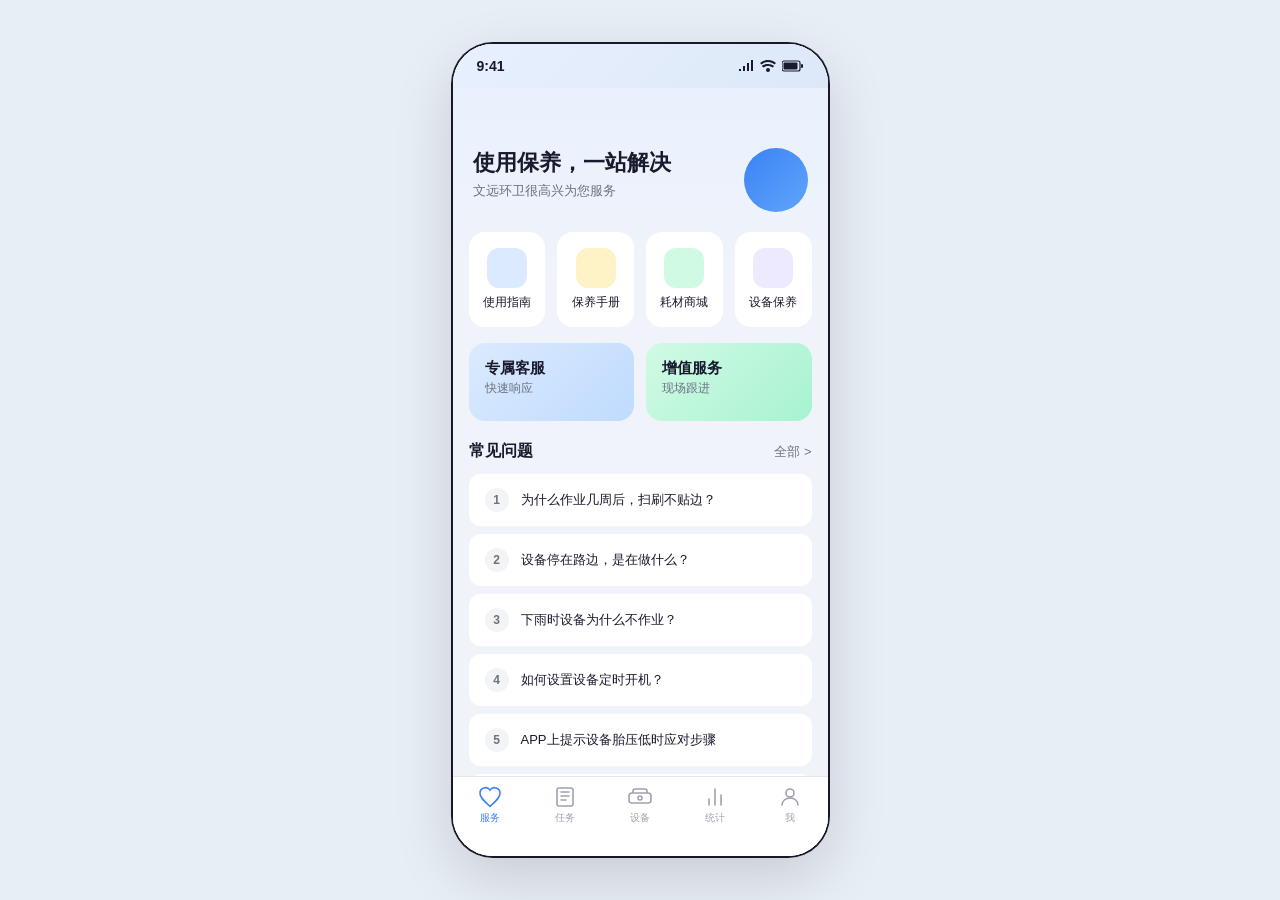
<file: weyuan-customer-service-chat.html>
<!DOCTYPE html>
<html lang="zh-CN">
<head>
<meta charset="UTF-8">
<meta name="viewport" content="width=device-width, initial-scale=1.0, maximum-scale=1.0, user-scalable=no">
<title>文远环卫APP - 专属客服对话</title>
<style>
  * { margin: 0; padding: 0; box-sizing: border-box; }
  body {
    font-family: -apple-system, BlinkMacSystemFont, 'PingFang SC', 'Helvetica Neue', sans-serif;
    background: #e8eef5;
    display: flex;
    justify-content: center;
    align-items: center;
    min-height: 100vh;
    padding: 20px;
  }

  .phone-frame {
    width: 375px;
    height: 812px;
    background: #f0f4fa;
    border-radius: 40px;
    overflow: hidden;
    position: relative;
    box-shadow: 0 20px 60px rgba(0,0,0,0.15), 0 0 0 2px #1a1a2e;
  }

  .status-bar {
    height: 44px;
    background: linear-gradient(135deg, #e8f0fe 0%, #dce8f8 100%);
    display: flex;
    align-items: center;
    justify-content: space-between;
    padding: 0 24px;
    font-size: 14px;
    font-weight: 600;
    color: #1a1a2e;
  }
  .status-bar .time { font-weight: 700; }
  .status-bar .icons { display: flex; gap: 6px; align-items: center; }

  .chat-header {
    background: linear-gradient(135deg, #e8f0fe 0%, #dce8f8 100%);
    padding: 8px 16px 16px;
    display: flex;
    align-items: center;
    gap: 12px;
  }
  .chat-header .back-btn {
    width: 32px; height: 32px;
    display: flex; align-items: center; justify-content: center;
    cursor: pointer;
    border-radius: 50%;
    transition: background 0.2s;
  }
  .chat-header .back-btn:hover { background: rgba(0,0,0,0.06); }
  .chat-header .back-btn svg { width: 20px; height: 20px; stroke: #1a1a2e; }
  .chat-header .agent-info { flex: 1; }
  .chat-header .agent-name { font-size: 16px; font-weight: 700; color: #1a1a2e; }
  .chat-header .agent-status { font-size: 12px; color: #3ecf5a; display: flex; align-items: center; gap: 4px; }
  .chat-header .agent-status .dot {
    width: 6px; height: 6px; border-radius: 50%; background: #3ecf5a;
    animation: pulse 2s infinite;
  }
  .chat-header .agent-status.human-status { color: #f59e0b; }
  .chat-header .agent-status.human-status .dot { background: #f59e0b; }
  @keyframes pulse {
    0%, 100% { opacity: 1; }
    50% { opacity: 0.4; }
  }
  .chat-header .header-actions { display: flex; gap: 8px; }
  .chat-header .header-actions .action-btn {
    width: 32px; height: 32px;
    display: flex; align-items: center; justify-content: center;
    cursor: pointer; border-radius: 50%;
    transition: background 0.2s;
  }
  .chat-header .header-actions .action-btn:hover { background: rgba(0,0,0,0.06); }
  .chat-header .header-actions .action-btn svg { width: 18px; height: 18px; stroke: #1a1a2e; }

  .chat-body {
    height: calc(812px - 44px - 70px - 60px - 80px);
    overflow-y: auto;
    padding: 16px;
    display: flex;
    flex-direction: column;
    gap: 16px;
    background: #f0f4fa;
    scroll-behavior: smooth;
  }
  .chat-body::-webkit-scrollbar { width: 0; }

  .time-label {
    text-align: center;
    font-size: 12px;
    color: #9ca3af;
    padding: 4px 0;
  }

  .message {
    display: flex;
    gap: 10px;
    max-width: 85%;
    animation: msgIn 0.3s ease-out;
  }
  @keyframes msgIn {
    from { opacity: 0; transform: translateY(12px); }
    to { opacity: 1; transform: translateY(0); }
  }
  .message.bot { align-self: flex-start; }
  .message.user { align-self: flex-end; flex-direction: row-reverse; }
  .message.human { align-self: flex-start; }

  .message .avatar {
    width: 36px; height: 36px; border-radius: 50%;
    flex-shrink: 0;
    display: flex; align-items: center; justify-content: center;
    font-size: 14px;
  }
  .message.bot .avatar {
    background: linear-gradient(135deg, #3b82f6, #60a5fa);
    color: white;
  }
  .message.user .avatar {
    background: linear-gradient(135deg, #3ecf5a, #6ee77a);
    color: white;
  }
  .message.human .avatar {
    background: linear-gradient(135deg, #f59e0b, #fbbf24);
    color: white;
    font-size: 12px;
    font-weight: 600;
  }

  .message .bubble {
    padding: 12px 16px;
    border-radius: 18px;
    font-size: 14px;
    line-height: 1.6;
    position: relative;
  }
  .message.bot .bubble,
  .message.human .bubble {
    background: white;
    color: #1a1a2e;
    border-top-left-radius: 4px;
    box-shadow: 0 1px 4px rgba(0,0,0,0.06);
  }
  .message.user .bubble {
    background: linear-gradient(135deg, #3b82f6, #2563eb);
    color: white;
    border-top-right-radius: 4px;
    box-shadow: 0 1px 4px rgba(59,130,246,0.3);
  }

  .bubble .msg-title { font-weight: 600; margin-bottom: 4px; }

  .quick-replies {
    display: flex;
    flex-wrap: wrap;
    gap: 8px;
    padding: 4px 0;
    animation: msgIn 0.3s ease-out;
  }
  .quick-reply-btn {
    padding: 8px 16px;
    border-radius: 20px;
    border: 1px solid #3b82f6;
    background: white;
    color: #3b82f6;
    font-size: 13px;
    cursor: pointer;
    transition: all 0.2s;
    white-space: nowrap;
  }
  .quick-reply-btn:hover {
    background: #3b82f6;
    color: white;
  }
  .quick-reply-btn:active { transform: scale(0.95); }

  .typing-indicator {
    display: flex; gap: 4px; padding: 12px 16px;
    background: white; border-radius: 18px; border-top-left-radius: 4px;
    box-shadow: 0 1px 4px rgba(0,0,0,0.06);
    width: fit-content;
  }
  .typing-indicator span {
    width: 7px; height: 7px; border-radius: 50%;
    background: #9ca3af;
    animation: typing 1.4s infinite;
  }
  .typing-indicator span:nth-child(2) { animation-delay: 0.2s; }
  .typing-indicator span:nth-child(3) { animation-delay: 0.4s; }
  @keyframes typing {
    0%, 60%, 100% { transform: translateY(0); opacity: 0.4; }
    30% { transform: translateY(-6px); opacity: 1; }
  }

  .chat-input-area {
    position: absolute;
    bottom: 80px;
    left: 0; right: 0;
    background: white;
    padding: 8px 12px;
    display: flex;
    align-items: center;
    gap: 6px;
    border-top: 1px solid #e5e7eb;
  }
  .chat-input-area .input-tools { display: flex; gap: 2px; }
  .chat-input-area .input-tools .tool-btn {
    width: 32px; height: 32px;
    display: flex; align-items: center; justify-content: center;
    cursor: pointer; border-radius: 50%;
    transition: background 0.2s;
  }
  .chat-input-area .input-tools .tool-btn:hover { background: #f3f4f6; }
  .chat-input-area .input-tools .tool-btn svg { width: 20px; height: 20px; stroke: #6b7280; }

  .chat-input-area .input-wrapper {
    flex: 1;
    background: #f3f4f6;
    border-radius: 20px;
    padding: 8px 16px;
    display: flex;
    align-items: center;
  }
  .chat-input-area .input-wrapper input {
    flex: 1;
    border: none;
    background: transparent;
    font-size: 14px;
    outline: none;
    color: #1a1a2e;
  }
  .chat-input-area .input-wrapper input::placeholder { color: #9ca3af; }

  /* 语音输入模式 */
  .voice-btn-toggle {
    width: 32px; height: 32px;
    display: flex; align-items: center; justify-content: center;
    cursor: pointer; border-radius: 50%;
    transition: background 0.2s;
    flex-shrink: 0;
  }
  .voice-btn-toggle:hover { background: #f3f4f6; }
  .voice-btn-toggle.active { background: #eff6ff; }
  .voice-btn-toggle svg { width: 18px; height: 18px; stroke: #6b7280; }
  .voice-btn-toggle.active svg { stroke: #3b82f6; }

  .voice-record-area {
    flex: 1;
    display: none;
    align-items: center;
    justify-content: center;
  }
  .voice-record-area.show { display: flex; }

  .voice-record-btn {
    flex: 1;
    height: 36px;
    border: none;
    border-radius: 18px;
    background: #f3f4f6;
    color: #6b7280;
    font-size: 14px;
    font-weight: 500;
    cursor: pointer;
    transition: all 0.15s;
    user-select: none;
    -webkit-user-select: none;
    touch-action: none;
  }
  .voice-record-btn:active,
  .voice-record-btn.recording {
    background: linear-gradient(135deg, #3b82f6, #2563eb);
    color: white;
    transform: scale(1.02);
    box-shadow: 0 2px 12px rgba(59,130,246,0.3);
  }

  .voice-record-hint {
    position: absolute;
    top: 50%; left: 50%;
    transform: translate(-50%, -50%);
    background: rgba(0,0,0,0.7);
    color: white;
    padding: 12px 24px;
    border-radius: 12px;
    font-size: 14px;
    display: none;
    z-index: 60;
    pointer-events: none;
    animation: fadeIn 0.2s ease;
  }
  .voice-record-hint.show { display: flex; align-items: center; gap: 8px; }
  .voice-record-hint .wave {
    display: flex; gap: 2px; align-items: center;
  }
  .voice-record-hint .wave span {
    width: 3px; border-radius: 2px; background: white;
    animation: wave 0.8s infinite ease-in-out;
  }
  .voice-record-hint .wave span:nth-child(1) { height: 8px; animation-delay: 0s; }
  .voice-record-hint .wave span:nth-child(2) { height: 14px; animation-delay: 0.1s; }
  .voice-record-hint .wave span:nth-child(3) { height: 10px; animation-delay: 0.2s; }
  .voice-record-hint .wave span:nth-child(4) { height: 16px; animation-delay: 0.3s; }
  .voice-record-hint .wave span:nth-child(5) { height: 8px; animation-delay: 0.4s; }
  @keyframes wave {
    0%, 100% { transform: scaleY(0.5); }
    50% { transform: scaleY(1.2); }
  }

  .chat-input-area .send-btn {
    width: 36px; height: 36px;
    border-radius: 50%;
    background: linear-gradient(135deg, #3b82f6, #2563eb);
    border: none;
    display: flex; align-items: center; justify-content: center;
    cursor: pointer;
    transition: all 0.2s;
    flex-shrink: 0;
  }
  .chat-input-area .send-btn:hover { transform: scale(1.05); box-shadow: 0 2px 8px rgba(59,130,246,0.4); }
  .chat-input-area .send-btn:active { transform: scale(0.95); }
  .chat-input-area .send-btn.disabled {
    background: #d1d5db;
    cursor: default;
    box-shadow: none;
  }
  .chat-input-area .send-btn.disabled:hover { transform: none; box-shadow: none; }
  .chat-input-area .send-btn svg { width: 18px; height: 18px; stroke: white; fill: none; }

  .tab-bar {
    position: absolute;
    bottom: 0; left: 0; right: 0;
    height: 80px;
    background: white;
    display: flex;
    justify-content: space-around;
    align-items: flex-start;
    padding-top: 8px;
    border-top: 1px solid #e5e7eb;
  }
  .tab-item {
    display: flex; flex-direction: column; align-items: center; gap: 2px;
    cursor: pointer; color: #9ca3af;
    transition: color 0.2s;
  }
  .tab-item.active { color: #3b82f6; }
  .tab-item svg { width: 24px; height: 24px; }
  .tab-item .tab-label { font-size: 10px; }

  .service-page {
    position: absolute;
    top: 0; left: 0; right: 0; bottom: 0;
    background: linear-gradient(180deg, #e8f0fe 0%, #f0f4fa 30%);
    overflow: hidden;
    z-index: 10;
    transition: transform 0.3s ease;
  }
  .service-page.hidden { transform: translateX(-100%); pointer-events: none; }

  .service-page-inner {
    height: 100%;
    overflow-y: auto;
    -ms-overflow-style: none;
    scrollbar-width: none;
  }
  .service-page-inner::-webkit-scrollbar { display: none; }

  .service-header {
    padding: 60px 20px 20px;
    display: flex;
    justify-content: space-between;
    align-items: flex-start;
  }
  .service-header .title { font-size: 22px; font-weight: 700; color: #1a1a2e; }
  .service-header .subtitle { font-size: 13px; color: #6b7280; margin-top: 4px; }
  .service-header .mascot {
    width: 64px; height: 64px;
    background: linear-gradient(135deg, #3b82f6, #60a5fa);
    border-radius: 50%;
    display: flex; align-items: center; justify-content: center;
    font-size: 28px;
  }

  .service-grid {
    padding: 0 16px;
    display: grid;
    grid-template-columns: repeat(4, 1fr);
    gap: 12px;
    margin-bottom: 16px;
  }
  .service-grid-item {
    display: flex; flex-direction: column; align-items: center; gap: 6px;
    padding: 16px 8px;
    background: white;
    border-radius: 16px;
    cursor: pointer;
    transition: transform 0.2s, box-shadow 0.2s;
  }
  .service-grid-item:hover { transform: translateY(-2px); box-shadow: 0 4px 12px rgba(0,0,0,0.08); }
  .service-grid-item .icon {
    width: 40px; height: 40px; border-radius: 12px;
    display: flex; align-items: center; justify-content: center;
    font-size: 20px;
  }
  .service-grid-item .label { font-size: 12px; color: #1a1a2e; font-weight: 500; }

  .service-cards {
    padding: 0 16px;
    display: grid;
    grid-template-columns: 1fr 1fr;
    gap: 12px;
    margin-bottom: 20px;
  }
  .service-card {
    padding: 16px;
    border-radius: 16px;
    cursor: pointer;
    transition: transform 0.2s;
  }
  .service-card:hover { transform: translateY(-2px); }
  .service-card.customer {
    background: linear-gradient(135deg, #dbeafe, #bfdbfe);
  }
  .service-card.value-add {
    background: linear-gradient(135deg, #d1fae5, #a7f3d0);
  }
  .service-card .card-title { font-size: 15px; font-weight: 700; color: #1a1a2e; }
  .service-card .card-desc { font-size: 12px; color: #6b7280; margin-top: 2px; }
  .service-card .card-icon { font-size: 32px; margin-top: 8px; }

  .faq-section {
    padding: 0 16px 20px;
  }
  .faq-section .faq-header {
    display: flex; justify-content: space-between; align-items: center;
    margin-bottom: 12px;
  }
  .faq-section .faq-title { font-size: 16px; font-weight: 700; color: #1a1a2e; }
  .faq-section .faq-more { font-size: 13px; color: #6b7280; cursor: pointer; }
  .faq-item {
    background: white;
    border-radius: 12px;
    padding: 14px 16px;
    margin-bottom: 8px;
    display: flex; align-items: center; gap: 12px;
    cursor: pointer;
    transition: background 0.2s;
  }
  .faq-item:hover { background: #f9fafb; }
  .faq-item .faq-num {
    width: 24px; height: 24px; border-radius: 50%;
    background: #f3f4f6; display: flex; align-items: center; justify-content: center;
    font-size: 12px; font-weight: 600; color: #6b7280; flex-shrink: 0;
  }
  .faq-item .faq-text { font-size: 13px; color: #1a1a2e; }

  .page-hint {
    position: fixed;
    top: 20px;
    left: 50%;
    transform: translateX(-50%);
    background: #1a1a2e;
    color: white;
    padding: 8px 20px;
    border-radius: 20px;
    font-size: 13px;
    opacity: 0;
    transition: opacity 0.3s;
    pointer-events: none;
    z-index: 100;
  }
  .page-hint.show { opacity: 1; }

  .system-msg {
    text-align: center;
    font-size: 12px;
    color: #9ca3af;
    padding: 8px 0;
  }
  .system-msg span {
    background: rgba(0,0,0,0.04);
    padding: 4px 12px;
    border-radius: 12px;
  }

  /* 图片选择弹窗 */
  .image-popup-overlay {
    position: absolute;
    bottom: 80px; left: 0; right: 0; top: 0;
    background: rgba(0,0,0,0.3);
    z-index: 50;
    display: none;
  }
  .image-popup-overlay.show { display: block; }
  .image-popup {
    position: absolute;
    bottom: 0; left: 0; right: 0;
    background: white;
    border-radius: 20px 20px 0 0;
    padding: 20px 16px 32px;
    animation: slideUp 0.25s ease;
  }
  @keyframes slideUp { from { transform: translateY(100%); } to { transform: translateY(0); } }
  .image-popup .popup-title {
    text-align: center; font-size: 15px; font-weight: 600; color: #1a1a2e; margin-bottom: 20px;
  }
  .image-popup .popup-options {
    display: flex; justify-content: space-around; gap: 16px;
  }
  .image-popup .popup-option {
    display: flex; flex-direction: column; align-items: center; gap: 8px;
    cursor: pointer; padding: 16px 24px; border-radius: 16px;
    transition: background 0.2s; flex: 1;
  }
  .image-popup .popup-option:hover { background: #f3f4f6; }
  .image-popup .popup-option .opt-icon {
    width: 52px; height: 52px; border-radius: 50%;
    display: flex; align-items: center; justify-content: center;
    font-size: 24px;
  }
  .image-popup .popup-option .opt-icon.album { background: #dbeafe; }
  .image-popup .popup-option .opt-icon.camera { background: #d1fae5; }
  .image-popup .popup-option .opt-label { font-size: 13px; color: #1a1a2e; font-weight: 500; }
  .image-popup .popup-cancel {
    display: block; width: 100%; margin-top: 12px; padding: 12px;
    text-align: center; font-size: 14px; color: #6b7280;
    cursor: pointer; border-radius: 12px; transition: background 0.2s;
  }
  .image-popup .popup-cancel:hover { background: #f3f4f6; }

  /* 定位消息 */
  .location-card {
    display: flex; align-items: center; gap: 10px;
    padding: 10px 14px;
    background: #f0f4fa;
    border-radius: 12px;
    margin-top: 8px;
  }
  .location-card .loc-icon {
    width: 36px; height: 36px; border-radius: 8px;
    background: #dbeafe; display: flex; align-items: center; justify-content: center;
    font-size: 18px; flex-shrink: 0;
  }
  .location-card .loc-info { flex: 1; }
  .location-card .loc-name { font-size: 13px; font-weight: 500; color: #1a1a2e; }
  .location-card .loc-addr { font-size: 11px; color: #9ca3af; margin-top: 2px; }

  /* 转人工系统消息 */
  .transfer-msg {
    text-align: center;
    padding: 12px 0;
    animation: msgIn 0.3s ease-out;
  }
  .transfer-msg .transfer-card {
    display: inline-flex; align-items: center; gap: 10px;
    background: linear-gradient(135deg, #fef3c7, #fde68a);
    padding: 10px 20px;
    border-radius: 20px;
    font-size: 13px;
    color: #92400e;
    font-weight: 500;
  }
  .transfer-msg .transfer-card .transfer-icon { font-size: 18px; }

  /* 评价卡片 */
  .rating-card {
    background: white;
    border-radius: 16px;
    padding: 20px;
    text-align: center;
    animation: msgIn 0.3s ease-out;
  }
  .rating-card .rating-title { font-size: 15px; font-weight: 600; color: #1a1a2e; margin-bottom: 12px; }
  .rating-card .stars { display: flex; justify-content: center; gap: 8px; margin-bottom: 12px; }
  .rating-card .star {
    width: 32px; height: 32px; cursor: pointer;
    transition: transform 0.2s;
  }
  .rating-card .star:hover { transform: scale(1.2); }
  .rating-card .star svg { width: 32px; height: 32px; }
  .rating-card .rating-btns { display: flex; gap: 12px; justify-content: center; }
  .rating-card .rating-btn {
    padding: 8px 24px; border-radius: 20px; font-size: 13px; cursor: pointer;
    border: none; transition: all 0.2s;
  }
  .rating-card .rating-btn.confirm { background: #3b82f6; color: white; }
  .rating-card .rating-btn.cancel { background: #f3f4f6; color: #6b7280; }
</style>
</head>
<body>

<div class="page-hint" id="pageHint"></div>

<div class="phone-frame">

  <!-- ===== 服务页面（入口） ===== -->
  <div class="service-page" id="servicePage">
    <div class="service-page-inner">
    <div class="status-bar">
      <span class="time">9:41</span>
      <div class="icons">
        <svg width="16" height="12" viewBox="0 0 16 12"><path d="M1 9h2v2H1zM5 6h2v5H5zM9 3h2v8H9zM13 0h2v11h-2z" fill="#1a1a2e"/></svg>
        <svg width="16" height="12" viewBox="0 0 16 12"><path d="M8 2C5.5 2 3.2 3 1.5 4.5L0 3C2.1 1.1 4.9 0 8 0s5.9 1.1 8 3l-1.5 1.5C12.8 3 10.5 2 8 2z" fill="#1a1a2e"/><path d="M8 6c-1.8 0-3.4.6-4.7 1.6L1.8 6.1C3.5 4.7 5.6 4 8 4s4.5.7 6.2 2.1l-1.5 1.5C11.4 6.6 9.8 6 8 6z" fill="#1a1a2e"/><circle cx="8" cy="10" r="2" fill="#1a1a2e"/></svg>
        <svg width="22" height="12" viewBox="0 0 22 12"><rect x="0" y="1" width="18" height="10" rx="2" fill="none" stroke="#1a1a2e" stroke-width="1.2"/><rect x="19" y="4" width="2" height="4" rx="1" fill="#1a1a2e"/><rect x="1.5" y="2.5" width="14" height="7" rx="1" fill="#1a1a2e"/></svg>
      </div>
    </div>

    <div class="service-header">
      <div>
        <div class="title">使用保养，一站解决</div>
        <div class="subtitle">文远环卫很高兴为您服务</div>
      </div>
      <div class="mascot"></div>
    </div>

    <div class="service-grid">
      <div class="service-grid-item">
        <div class="icon" style="background:#dbeafe;"></div>
        <div class="label">使用指南</div>
      </div>
      <div class="service-grid-item">
        <div class="icon" style="background:#fef3c7;"></div>
        <div class="label">保养手册</div>
      </div>
      <div class="service-grid-item">
        <div class="icon" style="background:#d1fae5;"></div>
        <div class="label">耗材商城</div>
      </div>
      <div class="service-grid-item">
        <div class="icon" style="background:#ede9fe;"></div>
        <div class="label">设备保养</div>
      </div>
    </div>

    <div class="service-cards">
      <div class="service-card customer" onclick="openChat()">
        <div class="card-title">专属客服</div>
        <div class="card-desc">快速响应</div>
        <div class="card-icon"></div>
      </div>
      <div class="service-card value-add">
        <div class="card-title">增值服务</div>
        <div class="card-desc">现场跟进</div>
        <div class="card-icon"></div>
      </div>
    </div>

    <div class="faq-section">
      <div class="faq-header">
        <div class="faq-title">常见问题</div>
        <div class="faq-more">全部 &gt;</div>
      </div>
      <div class="faq-item"><div class="faq-num">1</div><div class="faq-text">为什么作业几周后，扫刷不贴边？</div></div>
      <div class="faq-item"><div class="faq-num">2</div><div class="faq-text">设备停在路边，是在做什么？</div></div>
      <div class="faq-item"><div class="faq-num">3</div><div class="faq-text">下雨时设备为什么不作业？</div></div>
      <div class="faq-item"><div class="faq-num">4</div><div class="faq-text">如何设置设备定时开机？</div></div>
      <div class="faq-item"><div class="faq-num">5</div><div class="faq-text">APP上提示设备胎压低时应对步骤</div></div>
      <div class="faq-item"><div class="faq-num">6</div><div class="faq-text">这个问题我也不知道是什么？</div></div>
    </div>

    <div class="tab-bar">
      <div class="tab-item active">
        <svg viewBox="0 0 24 24" fill="none" stroke="currentColor" stroke-width="1.6"><path d="M12 21.35l-1.45-1.32C5.4 15.36 2 12.28 2 8.5A5.5 5.5 0 0 1 12 5.09 5.5 5.5 0 0 1 22 8.5c0 3.78-3.4 6.86-8.55 11.54z"/></svg>
        <div class="tab-label">服务</div>
      </div>
      <div class="tab-item">
        <svg viewBox="0 0 24 24" fill="none" stroke="currentColor" stroke-width="1.6"><rect x="4" y="3" width="16" height="18" rx="2"/><path d="M8 7h8M8 11h8M8 15h5" stroke-linecap="round"/></svg>
        <div class="tab-label">任务</div>
      </div>
      <div class="tab-item">
        <svg viewBox="0 0 24 24" fill="none" stroke="currentColor" stroke-width="1.6"><rect x="1" y="8" width="22" height="10" rx="3"/><path d="M5 8V6a2 2 0 0 1 2-2h10a2 2 0 0 1 2 2v2"/><circle cx="12" cy="13" r="2"/></svg>
        <div class="tab-label">设备</div>
      </div>
      <div class="tab-item">
        <svg viewBox="0 0 24 24" fill="none" stroke="currentColor" stroke-width="1.6"><path d="M18 20V10M12 20V4M6 20v-6" stroke-linecap="round"/></svg>
        <div class="tab-label">统计</div>
      </div>
      <div class="tab-item">
        <svg viewBox="0 0 24 24" fill="none" stroke="currentColor" stroke-width="1.6"><circle cx="12" cy="8" r="4"/><path d="M4 20c0-4 3.6-7 8-7s8 3 8 7" stroke-linecap="round"/></svg>
        <div class="tab-label">我</div>
      </div>
    </div>
    </div>
  </div>

  <!-- ===== 聊天页面 ===== -->
  <div class="status-bar">
    <span class="time">9:41</span>
    <div class="icons">
      <svg width="16" height="12" viewBox="0 0 16 12"><path d="M1 9h2v2H1zM5 6h2v5H5zM9 3h2v8H9zM13 0h2v11h-2z" fill="#1a1a2e"/></svg>
      <svg width="16" height="12" viewBox="0 0 16 12"><path d="M8 2C5.5 2 3.2 3 1.5 4.5L0 3C2.1 1.1 4.9 0 8 0s5.9 1.1 8 3l-1.5 1.5C12.8 3 10.5 2 8 2z" fill="#1a1a2e"/><path d="M8 6c-1.8 0-3.4.6-4.7 1.6L1.8 6.1C3.5 4.7 5.6 4 8 4s4.5.7 6.2 2.1l-1.5 1.5C11.4 6.6 9.8 6 8 6z" fill="#1a1a2e"/><circle cx="8" cy="10" r="2" fill="#1a1a2e"/></svg>
      <svg width="22" height="12" viewBox="0 0 22 12"><rect x="0" y="1" width="18" height="10" rx="2" fill="none" stroke="#1a1a2e" stroke-width="1.2"/><rect x="19" y="4" width="2" height="4" rx="1" fill="#1a1a2e"/><rect x="1.5" y="2.5" width="14" height="7" rx="1" fill="#1a1a2e"/></svg>
    </div>
  </div>

  <div class="chat-header">
    <div class="back-btn" onclick="backToService()">
      <svg viewBox="0 0 24 24" fill="none" stroke-width="2" stroke-linecap="round"><path d="M15 18l-6-6 6-6"/></svg>
    </div>
    <div class="agent-info">
      <div class="agent-name" id="agentName">文远专属客服</div>
      <div class="agent-status" id="agentStatus"><span class="dot"></span> 在线</div>
    </div>
  </div>

  <div class="chat-body" id="chatBody">
    <div class="time-label">今天 09:30</div>
    <div class="system-msg"><span>您已进入专属客服对话，客服将尽快为您解答</span></div>
    <div class="message bot">
      <div class="avatar"></div>
      <div class="bubble">
        <div class="msg-title">您好，我是文远环卫专属客服小远</div>
        请问有什么可以帮您的？您可以直接描述问题，或点击下方快捷入口：
      </div>
    </div>
    <div class="quick-replies" id="quickReplies">
      <button class="quick-reply-btn" onclick="sendQuickReply(this)">设备故障报修</button>
      <button class="quick-reply-btn" onclick="sendQuickReply(this)">作业异常咨询</button>
      <button class="quick-reply-btn" onclick="sendQuickReply(this)">保养预约</button>
      <button class="quick-reply-btn" onclick="sendQuickReply(this)">耗材订购</button>
      <button class="quick-reply-btn" onclick="sendQuickReply(this)">投诉建议</button>
    </div>
  </div>

  <!-- 图片选择弹窗 -->
  <div class="image-popup-overlay" id="imagePopup">
    <div class="image-popup">
      <div class="popup-title">选择图片来源</div>
      <div class="popup-options">
        <div class="popup-option" onclick="selectImage('album')">
          <div class="opt-icon album"></div>
          <div class="opt-label">选择图片</div>
        </div>
        <div class="popup-option" onclick="selectImage('camera')">
          <div class="opt-icon camera"></div>
          <div class="opt-label">现场拍照</div>
        </div>
      </div>
      <div class="popup-cancel" onclick="closeImagePopup()">取消</div>
    </div>
  </div>

  <!-- 语音录音提示 -->
  <div class="voice-record-hint" id="voiceHint">
    <div class="wave"><span></span><span></span><span></span><span></span><span></span></div>
    正在录音...
  </div>

  <!-- 输入区 -->
  <div class="chat-input-area">
    <div class="voice-btn-toggle" id="voiceToggle" onclick="toggleVoiceMode()" title="语音输入">
      <svg viewBox="0 0 24 24" fill="none" stroke-width="1.8" stroke-linecap="round" stroke-linejoin="round"><path d="M12 1a3 3 0 0 0-3 3v8a3 3 0 0 0 6 0V4a3 3 0 0 0-3-3z"/><path d="M19 10v2a7 7 0 0 1-14 0v-2"/><line x1="12" y1="19" x2="12" y2="23"/><line x1="8" y1="23" x2="16" y2="23"/></svg>
    </div>
    <div class="input-tools">
      <div class="tool-btn" title="图片" onclick="openImagePopup()">
        <svg viewBox="0 0 24 24" fill="none" stroke-width="1.8" stroke-linecap="round"><rect x="3" y="3" width="18" height="18" rx="2"/><circle cx="8.5" cy="8.5" r="1.5"/><path d="M21 15l-5-5L5 21"/></svg>
      </div>
      <div class="tool-btn" title="发送定位" onclick="sendLocation()">
        <svg viewBox="0 0 24 24" fill="none" stroke-width="1.8" stroke-linecap="round"><path d="M21 10c0 7-9 13-9 13s-9-6-9-13a9 9 0 0 1 18 0z"/><circle cx="12" cy="10" r="3"/></svg>
      </div>
    </div>
    <div class="input-wrapper" id="inputWrapper">
      <input type="text" id="msgInput" placeholder="输入您的问题..." onkeydown="if(event.key==='Enter')sendMessage()">
    </div>
    <div class="voice-record-area" id="voiceRecordArea">
      <button class="voice-record-btn" id="voiceRecordBtn"
        onmousedown="startRecording()" onmouseup="stopRecording()" onmouseleave="stopRecording()"
        ontouchstart="startRecording()" ontouchend="stopRecording()">长按说话</button>
    </div>
    <button class="send-btn disabled" id="sendBtn" onclick="sendMessage()" title="发送">
      <svg viewBox="0 0 24 24" stroke-width="2" stroke-linecap="round" stroke-linejoin="round"><line x1="22" y1="2" x2="11" y2="13"/><polygon points="22 2 15 22 11 13 2 9 22 2"/></svg>
    </button>
  </div>

  <!-- 底部导航 -->
  <div class="tab-bar">
    <div class="tab-item active">
      <svg viewBox="0 0 24 24" fill="none" stroke="currentColor" stroke-width="1.6"><path d="M12 21.35l-1.45-1.32C5.4 15.36 2 12.28 2 8.5A5.5 5.5 0 0 1 12 5.09 5.5 5.5 0 0 1 22 8.5c0 3.78-3.4 6.86-8.55 11.54z"/></svg>
      <div class="tab-label">服务</div>
    </div>
    <div class="tab-item">
      <svg viewBox="0 0 24 24" fill="none" stroke="currentColor" stroke-width="1.6"><rect x="4" y="3" width="16" height="18" rx="2"/><path d="M8 7h8M8 11h8M8 15h5" stroke-linecap="round"/></svg>
      <div class="tab-label">任务</div>
    </div>
    <div class="tab-item">
      <svg viewBox="0 0 24 24" fill="none" stroke="currentColor" stroke-width="1.6"><rect x="1" y="8" width="22" height="10" rx="3"/><path d="M5 8V6a2 2 0 0 1 2-2h10a2 2 0 0 1 2 2v2"/><circle cx="12" cy="13" r="2"/></svg>
      <div class="tab-label">设备</div>
    </div>
    <div class="tab-item">
      <svg viewBox="0 0 24 24" fill="none" stroke="currentColor" stroke-width="1.6"><path d="M18 20V10M12 20V4M6 20v-6" stroke-linecap="round"/></svg>
      <div class="tab-label">统计</div>
    </div>
    <div class="tab-item">
      <svg viewBox="0 0 24 24" fill="none" stroke="currentColor" stroke-width="1.6"><circle cx="12" cy="8" r="4"/><path d="M4 20c0-4 3.6-7 8-7s8 3 8 7" stroke-linecap="round"/></svg>
      <div class="tab-label">我</div>
    </div>
  </div>

</div>

<script>
  var transferredToHuman = false;
  var currentHumanAgent = null;
  var humanAgents = [
    { id: 'A1024', name: '张明' },
    { id: 'A1037', name: '李婷' },
    { id: 'A1056', name: '王强' },
  ];

  function openChat() {
    document.getElementById('servicePage').classList.add('hidden');
    showHint('进入专属客服对话');
  }
  function backToService() {
    document.getElementById('servicePage').classList.remove('hidden');
    showHint('返回服务页面');
  }

  function sendMessage() {
    var input = document.getElementById('msgInput');
    var text = input.value.trim();
    if (!text) return;
    appendUserMessage(text);
    input.value = '';
    document.getElementById('sendBtn').classList.add('disabled');
    if (transferredToHuman) {
      if (isEndKeyword(text)) {
        endHumanService();
      } else {
        simulateHumanReply('好的，我正在为您处理这个问题，请稍等。');
      }
    } else if (isTransferKeyword(text)) {
      triggerTransferToHuman();
    } else {
      simulateBotReply(text);
    }
  }

  function sendQuickReply(btn) {
    var text = btn.textContent;
    appendUserMessage(text);
    document.getElementById('quickReplies').style.display = 'none';
    if (isTransferKeyword(text)) {
      triggerTransferToHuman();
    } else {
      simulateBotReply(text);
    }
  }

  function isTransferKeyword(text) {
    var keywords = ['转人工', '人工客服', '人工', '真人', '转接人工', '人工服务', '找人工', '客服人工'];
    for (var i = 0; i < keywords.length; i++) {
      if (text.indexOf(keywords[i]) !== -1) return true;
    }
    return false;
  }

  function isEndKeyword(text) {
    var keywords = ['结束', '退出', '不再需要', '没有了', '没别的', '没事了', '再见', '谢谢', '拜拜', '好了不用', '结束服务'];
    for (var i = 0; i < keywords.length; i++) {
      if (text.indexOf(keywords[i]) !== -1) return true;
    }
    return false;
  }

  function triggerTransferToHuman() {
    if (transferredToHuman) {
      simulateHumanReply('您好，我已经在为您服务了，请描述您的问题，我会尽快帮您处理。');
      return;
    }
    var body = document.getElementById('chatBody');

    // 排队信息
    var queueNum = Math.floor(Math.random() * 5) + 1;
    var waitMin = Math.floor(Math.random() * 3) + 1;
    var transferDiv = document.createElement('div');
    transferDiv.className = 'transfer-msg';
    transferDiv.innerHTML = '<div class="transfer-card"><span class="transfer-icon"></span> 正在为您转接人工客服，前方排队 ' + queueNum + ' 人，预计等待 ' + waitMin + ' 分钟...</div>';
    body.appendChild(transferDiv);
    body.scrollTop = body.scrollHeight;

    setTimeout(function() {
      var agent = humanAgents[Math.floor(Math.random() * humanAgents.length)];
      transferredToHuman = true;
      currentHumanAgent = agent;

      document.getElementById('agentName').textContent = '人工客服 ' + agent.name;
      var statusEl = document.getElementById('agentStatus');
      statusEl.className = 'agent-status human-status';
      statusEl.innerHTML = '<span class="dot"></span> ' + agent.name + '（工号 ' + agent.id + '）为您服务 · 5min无回复结束本次人工服务';

      var sysMsg = document.createElement('div');
      sysMsg.className = 'system-msg';
      sysMsg.innerHTML = '<span>人工客服 ' + agent.name + '（工号 ' + agent.id + '）已接入，将为您提供专属服务</span>';
      body.appendChild(sysMsg);

      setTimeout(function() {
        simulateHumanReply('您好，我是客服' + agent.name + '（工号' + agent.id + '），很高兴为您服务！请问有什么可以帮您的？');
      }, 800);
    }, 2000);
  }

  function endHumanService() {
    if (!transferredToHuman) return;
    transferredToHuman = false;
    var body = document.getElementById('chatBody');

    // 结束系统消息
    var endMsg = document.createElement('div');
    endMsg.className = 'system-msg';
    endMsg.innerHTML = '<span>人工客服 ' + currentHumanAgent.name + ' 已结束本次服务</span>';
    body.appendChild(endMsg);

    // 恢复AI客服头部
    document.getElementById('agentName').textContent = '文远专属客服';
    var statusEl = document.getElementById('agentStatus');
    statusEl.className = 'agent-status';
    statusEl.innerHTML = '<span class="dot"></span> 在线';

    // 评价卡片
    setTimeout(function() {
      var ratingMsg = document.createElement('div');
      ratingMsg.className = 'message bot';
      ratingMsg.innerHTML = '<div class="avatar"></div><div class="bubble" style="padding:0; overflow:hidden;"><div class="rating-card" style="border-radius:0 0 18px 18px; box-shadow:none;"><div class="rating-title">请为本次人工服务打分</div><div class="stars" id="stars"></div><textarea id="ratingComment" placeholder="请输入评价内容（选填）" style="width:100%;border:1px solid #e5e7eb;border-radius:8px;padding:8px;font-size:13px;margin-bottom:12px;resize:none;height:60px;outline:none;"></textarea><div class="rating-btns"><button class="rating-btn cancel" onclick="skipRating()">跳过</button><button class="rating-btn confirm" onclick="submitRating()">提交</button></div></div></div>';
      body.appendChild(ratingMsg);
      body.scrollTop = body.scrollHeight;
      renderStars();
    }, 600);
  }

  function renderStars() {
    var container = document.getElementById('stars');
    if (!container) return;
    container.innerHTML = '';
    for (var i = 1; i <= 5; i++) {
      var star = document.createElement('div');
      star.className = 'star';
      star.setAttribute('data-value', i);
      star.onclick = (function(val) { return function() { rateStar(val); }; })(i);
      star.innerHTML = '<svg viewBox="0 0 24 24" fill="#e5e7eb"><path d="M12 2l3.09 6.26L22 9.27l-5 4.87 1.18 6.88L12 17.77l-6.18 3.25L7 14.14 2 9.27l6.91-1.01L12 2z"/></svg>';
      container.appendChild(star);
    }
  }

  var currentRating = 0;
  function rateStar(n) {
    currentRating = n;
    var stars = document.querySelectorAll('#stars .star svg');
    for (var i = 0; i < stars.length; i++) {
      stars[i].setAttribute('fill', i < n ? '#fbbf24' : '#e5e7eb');
    }
  }
  function submitRating() {
    if (currentRating === 0) { showHint('请先选择评分'); return; }
    var comment = document.getElementById('ratingComment') ? document.getElementById('ratingComment').value : '';
    showHint('感谢您的 ' + currentRating + ' 星评价！');
    var card = document.querySelector('.rating-card');
    if (card) {
      card.innerHTML = '<div style="padding:20px; color:#3ecf5a; font-size:15px;">' + (comment ? '感谢您的评价！' : '感谢您的评价！') + '</div>';
    }
    // AI客服继续
    setTimeout(function() {
      simulateBotReply('感谢评价！如需转接人工客服，请发送"转人工"。');
    }, 1000);
  }
  function skipRating() {
    var card = document.querySelector('.rating-card');
    if (card) {
      card.innerHTML = '<div style="padding:20px; color:#9ca3af; font-size:14px;">已跳过</div>';
    }
    setTimeout(function() {
      simulateBotReply('如需转接人工客服，请发送"转人工"。');
    }, 800);
  }

  function simulateHumanReply(text) {
    var body = document.getElementById('chatBody');
    var typing = document.createElement('div');
    typing.className = 'message human';
    typing.id = 'typingMsg';
    typing.innerHTML = '<div class="avatar">客服</div><div class="typing-indicator"><span></span><span></span><span></span></div>';
    body.appendChild(typing);
    body.scrollTop = body.scrollHeight;

    setTimeout(function() {
      typing.remove();
      var msg = document.createElement('div');
      msg.className = 'message human';
      msg.innerHTML = '<div class="avatar">客服</div><div class="bubble">' + escapeHtml(text) + '</div>';
      body.appendChild(msg);
      body.scrollTop = body.scrollHeight;
    }, 1000 + Math.random() * 600);
  }

  function appendUserMessage(text) {
    var body = document.getElementById('chatBody');
    var msg = document.createElement('div');
    msg.className = 'message user';
    msg.innerHTML = '<div class="avatar">我</div><div class="bubble">' + escapeHtml(text) + '</div>';
    body.appendChild(msg);
    body.scrollTop = body.scrollHeight;
  }

  function simulateBotReply(userText) {
    var body = document.getElementById('chatBody');
    var typing = document.createElement('div');
    typing.className = 'message bot';
    typing.id = 'typingMsg';
    typing.innerHTML = '<div class="avatar"></div><div class="typing-indicator"><span></span><span></span><span></span></div>';
    body.appendChild(typing);
    body.scrollTop = body.scrollHeight;

    setTimeout(function() {
      typing.remove();
      var reply = getBotReply(userText);
      var msg = document.createElement('div');
      msg.className = 'message bot';
      msg.innerHTML = '<div class="avatar"></div><div class="bubble">' + reply + '</div>';
      body.appendChild(msg);
      body.scrollTop = body.scrollHeight;
    }, 1200 + Math.random() * 800);
  }

  function getBotReply(text) {
    var replies = {
      '设备故障报修': '请问是哪台设备出现了故障？请提供设备编号或描述故障现象，我来帮您排查。',
      '作业异常咨询': '请问具体是什么异常情况？例如：路线偏离、清扫不干净、设备停机等问题，我来帮您排查。',
      '保养预约': '好的，请告诉我需要保养的设备编号和期望的时间，我来为您安排。',
      '耗材订购': '请问需要订购什么耗材？目前商城可售：扫刷、滤芯、吸嘴密封圈、轮胎等。',
      '投诉建议': '非常抱歉给您带来不便，请详细描述您的问题或建议，我会记录并反馈给相关部门处理。',
    };
    if (replies[text]) return replies[text];
    return '收到您的消息，客服正在为您处理，请稍候。如需紧急帮助，可拨打客服热线 400-xxx-xxxx。<br><br>如需转接人工客服，请发送"转人工"。';
  }

  function escapeHtml(text) {
    var div = document.createElement('div');
    div.textContent = text;
    return div.innerHTML;
  }

  // 图片弹窗
  function openImagePopup() {
    document.getElementById('imagePopup').classList.add('show');
  }
  function closeImagePopup() {
    document.getElementById('imagePopup').classList.remove('show');
  }
  function selectImage(type) {
    closeImagePopup();
    var typeName = type === 'camera' ? '现场拍照' : '选择图片';
    showHint('已打开' + typeName + '（原型演示）');

    // 模拟发送图片消息
    var body = document.getElementById('chatBody');
    var msg = document.createElement('div');
    msg.className = 'message user';
    msg.innerHTML = '<div class="avatar">我</div><div class="bubble"><div class="msg-image" style="width:200px;height:140px;border-radius:12px;background:#e5e7eb;display:flex;align-items:center;justify-content:center;color:#9ca3af;font-size:12px;">[' + typeName + ' 图片预览]</div></div>';
    body.appendChild(msg);
    body.scrollTop = body.scrollHeight;

    // AI 回复
    setTimeout(function() {
      var reply = transferredToHuman
        ? '收到您发送的图片，我正在查看，请稍等。'
        : '收到图片，已记录。请问还有其他需要帮助的吗？如需人工客服请发送"转人工"。';
      if (transferredToHuman) {
        simulateHumanReply(reply);
      } else {
        simulateBotReply('[图片]');
      }
    }, 1000);
  }

  // 点击弹窗外部关闭
  document.getElementById('imagePopup').addEventListener('click', function(e) {
    if (e.target === this) closeImagePopup();
  });

  // 发送定位
  function sendLocation() {
    var body = document.getElementById('chatBody');
    var msg = document.createElement('div');
    msg.className = 'message user';
    msg.innerHTML = '<div class="avatar">我</div><div class="bubble">发送了位置信息<div class="location-card"><div class="loc-icon"></div><div class="loc-info"><div class="loc-name">广州市天河区黄埔大道西</div><div class="loc-addr">广东省广州市天河区 · 刚刚</div></div></div></div>';
    body.appendChild(msg);
    body.scrollTop = body.scrollHeight;
    showHint('已发送当前位置');

    setTimeout(function() {
      var reply = transferredToHuman
        ? '已收到您的位置，我会通知附近的工作人员尽快前往。'
        : '已收到您的位置信息。如需人工客服协助，请发送"转人工"。';
      if (transferredToHuman) {
        simulateHumanReply(reply);
      } else {
        simulateBotReply('[位置]');
      }
    }, 1000);
  }

  function showHint(text) {
    var hint = document.getElementById('pageHint');
    hint.textContent = text;
    hint.classList.add('show');
    setTimeout(function() { hint.classList.remove('show'); }, 1500);
  }

  // 语音输入模式
  var voiceMode = false;
  var isRecording = false;
  var recordTimer = null;

  function toggleVoiceMode() {
    voiceMode = !voiceMode;
    var toggle = document.getElementById('voiceToggle');
    var wrapper = document.getElementById('inputWrapper');
    var recordArea = document.getElementById('voiceRecordArea');
    var sendBtn = document.getElementById('sendBtn');
    if (voiceMode) {
      toggle.classList.add('active');
      wrapper.style.display = 'none';
      recordArea.classList.add('show');
      sendBtn.style.display = 'none';
    } else {
      toggle.classList.remove('active');
      wrapper.style.display = '';
      recordArea.classList.remove('show');
      sendBtn.style.display = '';
    }
  }

  function startRecording() {
    if (isRecording) return;
    isRecording = true;
    document.getElementById('voiceRecordBtn').classList.add('recording');
    document.getElementById('voiceHint').classList.add('show');
  }

  function stopRecording() {
    if (!isRecording) return;
    isRecording = false;
    document.getElementById('voiceRecordBtn').classList.remove('recording');
    document.getElementById('voiceHint').classList.remove('show');
    showHint('语音已发送（原型演示）');

    var voiceTexts = [
      '[语音消息] 请问GZU_SDD_22017的扫刷怎么更换？',
      '[语音消息] 设备报警了，吸嘴压力异常',
      '[语音消息] 帮我查一下今天的作业完成情况',
    ];
    var voiceText = voiceTexts[Math.floor(Math.random() * voiceTexts.length)];
    appendUserMessage(voiceText);

    if (transferredToHuman) {
      simulateHumanReply('收到您的语音消息，我正在处理中。');
    } else {
      simulateBotReply(voiceText);
    }
  }

  window.onload = function() {
    var body = document.getElementById('chatBody');
    body.scrollTop = body.scrollHeight;
    var input = document.getElementById('msgInput');
    var sendBtn = document.getElementById('sendBtn');
    input.addEventListener('input', function() {
      if (this.value.trim()) {
        sendBtn.classList.remove('disabled');
      } else {
        sendBtn.classList.add('disabled');
      }
    });
  };
</script>

</body>
</html>
</file>
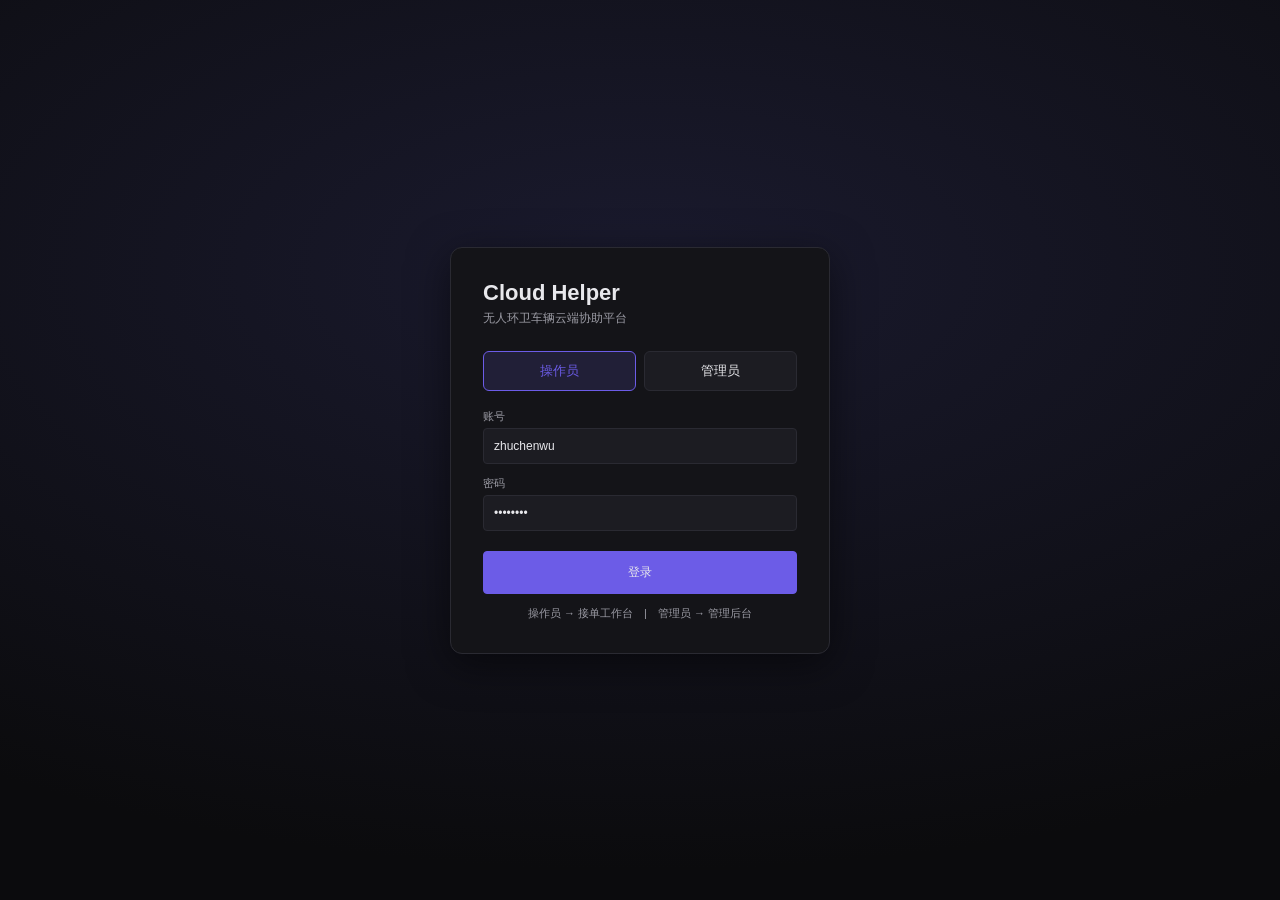
<file: cloud-helper-prototype/app.html>
<!DOCTYPE html>
<html lang="zh-CN">
<head>
<meta charset="UTF-8">
<title>Cloud Helper 原型</title>
<style>
* { box-sizing: border-box; margin: 0; padding: 0; }
:root {
  --bg: #0b0b0d;
  --bg-2: #141418;
  --bg-3: #1c1c22;
  --border: #2a2a32;
  --text: #e8e8ec;
  --text-dim: #9a9aa3;
  --accent: #6c5ce7;
  --green: #2ecc71;
  --orange: #f39c12;
  --red: #e74c3c;
  --blue: #3498db;
}
html, body {
  background: var(--bg);
  color: var(--text);
  font-family: -apple-system, "PingFang SC", "Microsoft YaHei", sans-serif;
  font-size: 13px;
  height: 100%;
  overflow: hidden;
}
body { display: flex; flex-direction: column; height: 100vh; }
a { color: inherit; text-decoration: none; }
button {
  background: var(--bg-3);
  color: var(--text);
  border: 1px solid var(--border);
  padding: 6px 12px;
  border-radius: 4px;
  cursor: pointer;
  font-size: 12px;
}
button:hover { border-color: var(--accent); }
button.primary { background: var(--accent); border-color: var(--accent); }
button.white { background: #fff; color: #222; }
input, select {
  background: var(--bg-3);
  color: var(--text);
  border: 1px solid var(--border);
  padding: 6px 8px;
  border-radius: 4px;
  font-size: 12px;
}

/* ===== Overview ===== */
.app { display: flex; flex: 1; overflow: hidden; }
.main {
  flex: 1;
  display: flex;
  flex-direction: column;
  padding: 12px;
  gap: 12px;
  overflow: hidden;
}
.top-banner {
  display: flex;
  justify-content: center;
  align-items: center;
  gap: 16px;
  background: var(--bg-2);
  border: 1px solid var(--border);
  border-radius: 6px;
  padding: 10px 16px;
}
.countdown { color: var(--text-dim); }
.countdown b { color: var(--accent); font-size: 16px; margin: 0 4px; }
.tile-grid {
  flex: 1;
  display: grid;
  grid-template-columns: repeat(3, 1fr);
  grid-template-rows: repeat(2, 1fr);
  gap: 12px;
  overflow: hidden;
}
.tile {
  position: relative;
  background: #000;
  border: 1px solid var(--border);
  border-radius: 6px;
  overflow: hidden;
  cursor: pointer;
  display: flex;
  align-items: center;
  justify-content: center;
}
.tile:hover { border-color: var(--accent); }
.tile .feed {
  width: 100%;
  height: 100%;
  background: linear-gradient(135deg, #2c3e50, #4a6572);
  background-size: cover;
  background-position: center;
}
.tile.loading .feed {
  background: #000;
  display: flex;
  align-items: center;
  justify-content: center;
}
.tile.loading::after {
  content: "";
  width: 28px; height: 28px;
  border: 3px solid #444;
  border-top-color: #888;
  border-radius: 50%;
  position: absolute;
  animation: spin 1s linear infinite;
}
@keyframes spin { to { transform: rotate(360deg); } }
.tile-bar {
  position: absolute;
  top: 0; left: 0; right: 0;
  background: rgba(0,0,0,0.65);
  padding: 6px 10px;
  display: flex;
  align-items: center;
  gap: 10px;
  font-size: 12px;
  z-index: 2;
}
.tile-bar .latency {
  padding: 1px 6px;
  border-radius: 3px;
  font-weight: 600;
  font-size: 11px;
}
.lat-good { background: #1e6b3a; color: #c8f7d4; }
.lat-bad { background: #6b1e1e; color: #f7c8c8; }
.tile-bar .vid { font-weight: 600; }
.tile-bar .meta { margin-left: auto; color: var(--text-dim); }

/* ===== Sidebar ===== */
.sidebar {
  width: 280px;
  background: var(--bg-2);
  border-left: 1px solid var(--border);
  padding: 14px;
  overflow-y: auto;
  display: flex;
  flex-direction: column;
  gap: 12px;
}
.user-card {
  background: var(--bg-3);
  border-radius: 6px;
  padding: 12px;
}
.user-row { display: flex; align-items: center; gap: 8px; margin-bottom: 10px; }
.user-row .avatar {
  width: 32px; height: 32px; border-radius: 50%;
  background: var(--accent);
  display: flex; align-items: center; justify-content: center;
  font-weight: 600;
}
.badge {
  font-size: 11px; padding: 2px 8px; border-radius: 10px;
}
.badge.purple { background: #3a2a6b; color: #c8b8ff; }
.badge.green { background: #1e6b3a; color: #c8f7d4; }
.badge.orange { background: #6b4a1e; color: #ffd9a3; }
.stat-line { display: flex; justify-content: space-between; padding: 6px 0; color: var(--text-dim); }
.stat-line .v { color: var(--text); font-weight: 600; }
.stat-line.link { cursor: pointer; }
.stat-line.link:hover .v { color: var(--accent); text-decoration: underline; }

.section-title {
  display: flex; justify-content: space-between; align-items: center;
  color: var(--text-dim); font-size: 12px;
  padding: 8px 4px 4px;
  border-bottom: 1px solid var(--border);
}
.veh-group { margin-top: 8px; }
.veh-group .gname { color: var(--text-dim); font-size: 11px; margin: 6px 0 4px; }
.veh-item {
  display: flex; justify-content: space-between; align-items: center;
  padding: 8px 10px;
  background: var(--bg-3);
  border-radius: 4px;
  margin-bottom: 4px;
  cursor: pointer;
  font-size: 12px;
}
.veh-item:hover { background: #25252e; }

/* ===== Vehicle Detail ===== */
.vd {
  display: grid;
  grid-template-columns: 64px 1fr 320px 240px;
  grid-template-rows: 48px 1fr auto;
  gap: 10px;
  padding: 10px;
  height: 100vh;
  overflow: hidden;
}
.vd-header {
  grid-column: 1 / 5;
  display: flex; align-items: center; gap: 14px;
  padding: 0 8px;
}
.vd-header .title { font-weight: 600; font-size: 14px; }
.vd-header .dest { color: var(--text-dim); }
.vd-header .right { margin-left: auto; display: flex; gap: 8px; }

.vd-left {
  background: var(--bg-2);
  border: 1px solid var(--border);
  border-radius: 6px;
  padding: 12px 4px;
  display: flex; flex-direction: column;
  align-items: center;
  gap: 18px;
  font-size: 11px;
}
.vd-left .item { text-align: center; }
.vd-left .label { color: var(--orange); }
.vd-left .val { margin-top: 4px; font-weight: 600; }

.vd-main {
  position: relative;
  background: #000;
  border-radius: 6px;
  overflow: hidden;
  display: flex; align-items: center; justify-content: center;
}
.vd-main .feed {
  width: 100%; height: 100%;
  background: linear-gradient(135deg, #5d7891, #8aa3b8);
}
.vd-main .toolbar {
  position: absolute; top: 10px; left: 10px;
  display: flex; gap: 4px;
  background: rgba(0,0,0,0.5);
  padding: 4px;
  border-radius: 4px;
}
.vd-main .toolbar button.active { background: var(--accent); border-color: var(--accent); }
.vd-main .hud {
  position: absolute; top: 10px; left: 50%; transform: translateX(-50%);
  display: flex; gap: 24px; align-items: center;
  background: rgba(0,0,0,0.5);
  padding: 6px 14px;
  border-radius: 4px;
  font-size: 12px;
}
.hud .grp { text-align: center; }
.hud .grp .l { color: var(--text-dim); font-size: 11px; }
.hud .speed-limit {
  width: 28px; height: 28px; border-radius: 50%;
  border: 2px solid var(--red); color: var(--red);
  display: flex; align-items: center; justify-content: center;
  font-weight: 700;
  background: #fff;
}
.hud .gear {
  background: #fff; color: #000; border-radius: 3px;
  width: 24px; height: 24px;
  display: flex; align-items: center; justify-content: center;
  font-weight: 700;
}
.hud .mode-dot {
  display: inline-block; width: 8px; height: 8px;
  background: var(--green); border-radius: 50%;
  margin-right: 4px;
}

.vd-side-cams {
  display: flex; flex-direction: column; gap: 8px;
}
.vd-cam {
  flex: 1;
  background: #000;
  border-radius: 6px;
  position: relative;
  overflow: hidden;
  min-height: 0;
}
.vd-cam .feed { width: 100%; height: 100%; background: linear-gradient(135deg, #4a6572, #6a8898); }
.vd-cam .tag {
  position: absolute; top: 6px; left: 8px;
  background: rgba(0,0,0,0.6); padding: 2px 6px; border-radius: 3px;
  font-size: 11px;
}
.topdown {
  flex: 1;
  background: #000;
  border-radius: 6px;
  position: relative;
  min-height: 220px;
  overflow: hidden;
}
.topdown svg { width: 100%; height: 100%; display: block; }

.vd-controls {
  display: flex; flex-direction: column; gap: 10px;
  overflow-y: auto;
}
.panel {
  background: var(--bg-2);
  border: 1px solid var(--border);
  border-radius: 6px;
  padding: 10px;
}
.panel h4 { font-size: 12px; margin-bottom: 10px; color: var(--text); display: flex; justify-content: space-between; align-items: center; }
.btn-grid {
  display: grid;
  grid-template-columns: repeat(3, 1fr);
  gap: 6px;
}
.btn-grid button { padding: 12px 4px; font-size: 11px; display: flex; flex-direction: column; align-items: center; gap: 4px; }
.btn-grid button .ic { font-size: 16px; }
.btn-grid button.warn { background: #6b4a1e; border-color: #6b4a1e; }
.btn-grid button.danger { background: #6b1e1e; border-color: #6b1e1e; }
.row { display: flex; gap: 6px; margin-top: 8px; }
.row button { flex: 1; }
.field { margin-top: 10px; }
.field label { color: var(--text-dim); font-size: 11px; display: block; margin-bottom: 4px; }
.toggle-row { display: flex; align-items: center; gap: 6px; margin-bottom: 6px; font-size: 12px; }
.toggle { font-size: 10px; padding: 1px 6px; border-radius: 3px; }
.toggle.on { background: var(--green); color: #fff; }
.toggle.off { background: #555; color: #ccc; }
.slider { width: 100%; }

.vd-aux {
  grid-column: 1 / 5;
  display: grid;
  grid-template-columns: 64px 1fr 320px 240px;
  gap: 10px;
}
.aux-cams {
  grid-column: 2 / 3;
  display: grid;
  grid-template-columns: repeat(3, 1fr);
  gap: 8px;
  height: 140px;
}
.aux-cam {
  background: #000;
  border-radius: 6px;
  position: relative;
  overflow: hidden;
}
.aux-cam .feed { width: 100%; height: 100%; background: linear-gradient(135deg, #4a6572, #7a9aa8); }
.aux-cam .tag {
  position: absolute; top: 4px; left: 6px;
  background: rgba(0,0,0,0.6); padding: 1px 5px; border-radius: 3px;
  font-size: 10px;
}

.signal-pill {
  background: var(--red); color: #fff;
  padding: 2px 6px; border-radius: 3px; font-size: 11px; font-weight: 600;
}

/* ===== Stats Page ===== */
.stats-wrap { padding: 20px; height: 100vh; overflow: auto; }
.stats-header { display: flex; align-items: center; gap: 12px; margin-bottom: 16px; }
.stats-header h2 { font-size: 18px; }
.stats-header .back { color: var(--accent); cursor: pointer; }
.stats-cards { display: grid; grid-template-columns: repeat(5, 1fr); gap: 12px; margin-bottom: 16px; }
.stat-card {
  background: var(--bg-2); border: 1px solid var(--border);
  border-radius: 6px; padding: 14px;
}
.stat-card .lbl { color: var(--text-dim); font-size: 12px; }
.stat-card .num { font-size: 22px; font-weight: 700; margin-top: 6px; color: var(--accent); }
.filter-bar {
  display: flex; gap: 8px; align-items: center; margin-bottom: 12px;
  background: var(--bg-2); padding: 12px; border-radius: 6px; border: 1px solid var(--border);
}
.filter-bar label { color: var(--text-dim); font-size: 12px; margin-right: 4px; }
table.tickets {
  width: 100%; border-collapse: collapse;
  background: var(--bg-2); border-radius: 6px; overflow: hidden;
}
table.tickets th, table.tickets td {
  padding: 10px 12px; text-align: left; font-size: 12px;
  border-bottom: 1px solid var(--border);
}
table.tickets th { background: var(--bg-3); color: var(--text-dim); font-weight: 500; }
table.tickets th .col-name { display: block; margin-bottom: 4px; font-size: 11px; }
table.tickets th select.col-filter {
  width: 100%;
  background: var(--bg-2);
  color: var(--text);
  border: 1px solid var(--border);
  border-radius: 4px;
  font-size: 11px;
  padding: 3px 4px;
  cursor: pointer;
}
table.tickets th select.col-filter:focus { outline: none; border-color: var(--accent); }
table.tickets th select.col-filter.active { border-color: var(--accent); color: var(--accent); }
table.tickets tr:hover { background: #1a1a20; }
.pill { padding: 2px 8px; border-radius: 10px; font-size: 11px; }
.pill.green { background: #1e6b3a; color: #c8f7d4; }
.pill.orange { background: #6b4a1e; color: #ffd9a3; }
.pill.red { background: #6b1e1e; color: #f7c8c8; }
.pill.blue { background: #1e3a6b; color: #c8d4f7; }
.link-btn { color: var(--accent); cursor: pointer; }
.link-btn:hover { text-decoration: underline; }

</style>
<style>
.view { display: none; height: 100vh; }
.view.active { display: flex; }
#view-login.active { display: flex; }
#view-overview.active { display: flex; }
#view-detail.active { display: grid; }
#view-stats.active { display: block; }
#view-admin.active { display: flex; }

/* ===== Login ===== */
.login-wrap {
  flex: 1;
  display: flex;
  align-items: center;
  justify-content: center;
  background: radial-gradient(1200px 600px at 50% 30%, #1a1a2e, #0b0b0d);
}
.login-card {
  width: 380px;
  background: var(--bg-2);
  border: 1px solid var(--border);
  border-radius: 12px;
  padding: 32px;
  box-shadow: 0 10px 40px rgba(0,0,0,0.5);
}
.login-card h1 { font-size: 22px; margin-bottom: 4px; }
.login-card .sub { color: var(--text-dim); font-size: 12px; margin-bottom: 24px; }
.role-tabs { display: flex; gap: 8px; margin-bottom: 18px; }
.role-tab {
  flex: 1;
  padding: 10px;
  background: var(--bg-3);
  border: 1px solid var(--border);
  border-radius: 6px;
  text-align: center;
  cursor: pointer;
  font-size: 13px;
}
.role-tab.active { border-color: var(--accent); background: rgba(108,92,231,0.15); color: var(--accent); }
.login-card .field-l { margin-bottom: 12px; }
.login-card .field-l label { display: block; color: var(--text-dim); font-size: 11px; margin-bottom: 4px; }
.login-card .field-l input { width: 100%; padding: 10px; }
.login-card .submit { width: 100%; padding: 12px; margin-top: 8px; }
.login-card .hint { color: var(--text-dim); font-size: 11px; margin-top: 12px; text-align: center; }

/* ===== Admin Shell ===== */
.admin-shell { width: 100%; height: 100vh; display: flex; }
.admin-nav {
  width: 220px;
  background: var(--bg-2);
  border-right: 1px solid var(--border);
  display: flex; flex-direction: column;
  padding: 16px 0;
}
.admin-nav .brand { padding: 0 18px 18px; border-bottom: 1px solid var(--border); margin-bottom: 12px; }
.admin-nav .brand .name { font-weight: 700; font-size: 15px; }
.admin-nav .brand .sub { color: var(--text-dim); font-size: 11px; }
.admin-nav .item {
  padding: 12px 18px;
  cursor: pointer;
  font-size: 13px;
  color: var(--text-dim);
  border-left: 3px solid transparent;
  display: flex; align-items: center; gap: 10px;
}
.admin-nav .item:hover { background: var(--bg-3); color: var(--text); }
.admin-nav .item.active { background: var(--bg-3); color: var(--accent); border-left-color: var(--accent); }
.admin-nav .item .ic { font-size: 14px; width: 18px; }
.admin-nav .footer { margin-top: auto; padding: 12px 18px; border-top: 1px solid var(--border); }
.admin-nav .footer .u { font-weight: 600; }
.admin-nav .footer .logout { color: var(--text-dim); cursor: pointer; font-size: 11px; margin-top: 4px; }
.admin-nav .footer .logout:hover { color: var(--red); }

.admin-content {
  flex: 1;
  padding: 20px 24px;
  overflow: auto;
}
.admin-content h2 { font-size: 18px; margin-bottom: 4px; }
.admin-content .page-sub { color: var(--text-dim); font-size: 12px; margin-bottom: 16px; }
.admin-page { display: none; }
.admin-page.active { display: block; }
.kpi-row { display: grid; grid-template-columns: repeat(4, 1fr); gap: 12px; margin-bottom: 16px; }
.kpi-row.k5 { grid-template-columns: repeat(5, 1fr); }
.panel-block {
  background: var(--bg-2);
  border: 1px solid var(--border);
  border-radius: 6px;
  padding: 14px 16px;
  margin-bottom: 12px;
}
.panel-block h3 { font-size: 13px; margin-bottom: 10px; display: flex; justify-content: space-between; align-items: center; }
.panel-block h3 .actions { display: flex; gap: 6px; }
.tag-dot { display: inline-block; width: 8px; height: 8px; border-radius: 50%; margin-right: 6px; vertical-align: middle; }
.tag-dot.green { background: var(--green); }
.tag-dot.orange { background: var(--orange); }
.tag-dot.red { background: var(--red); }
.tag-dot.gray { background: #666; }
.seat-grid { display: grid; grid-template-columns: repeat(auto-fill, minmax(180px, 1fr)); gap: 8px; }
.seat {
  background: var(--bg-3);
  border: 1px solid var(--border);
  border-radius: 6px;
  padding: 10px 12px;
  font-size: 12px;
}
.seat .nm { font-weight: 600; margin-bottom: 4px; }
.seat .st { font-size: 11px; color: var(--text-dim); }
.seat.busy { border-color: var(--green); }
.seat.idle { border-color: #555; }
.seat.error { border-color: var(--red); }
.seat.offline { opacity: 0.5; }

.schedule-grid {
  display: grid;
  grid-template-columns: 90px repeat(7, 1fr);
  gap: 3px;
  font-size: 11px;
}
.schedule-grid .h { padding: 6px; color: var(--text-dim); text-align: center; font-weight: 600; }
.schedule-grid .cell { padding: 4px 3px; background: var(--bg-3); border-radius: 3px; min-height: 32px; text-align: center; display: flex; flex-direction: column; gap: 2px; align-items: center; justify-content: center; cursor: pointer; transition: border .15s; border: 1px solid transparent; }
.schedule-grid .cell:hover { border-color: var(--accent); }
.schedule-grid .cell .time-slot { font-size: 10px; padding: 2px 5px; border-radius: 3px; white-space: nowrap; }
.schedule-grid .cell .time-slot.s1 { background: #1e3a6b; color: #c8d4f7; }
.schedule-grid .cell .time-slot.s2 { background: #1e6b3a; color: #c8f7d4; }
.schedule-grid .cell .time-slot.s3 { background: #3a2a6b; color: #c8b8ff; }
.schedule-grid .cell.off { color: var(--text-dim); font-size: 10px; }
.schedule-grid .cell .add-slot { font-size: 10px; color: var(--accent); opacity: 0; transition: opacity .15s; }
.schedule-grid .cell:hover .add-slot { opacity: 1; }

.rule-card {
  background: var(--bg-3);
  border: 1px solid var(--border);
  border-left: 3px solid var(--accent);
  border-radius: 4px;
  padding: 12px;
  margin-bottom: 8px;
}
.rule-card .rule-name { font-weight: 600; margin-bottom: 4px; }
.rule-card .rule-cond { font-size: 11px; color: var(--text-dim); margin-bottom: 6px; }
.rule-card .rule-foot { display: flex; gap: 8px; font-size: 11px; align-items: center; }
.rule-card.disabled { opacity: 0.5; border-left-color: #666; }

.veh-row { display: grid; grid-template-columns: 1.5fr 1fr 0.8fr 0.8fr 1.5fr 0.8fr; gap: 10px; padding: 8px 10px; align-items: center; font-size: 12px; border-bottom: 1px solid var(--border); }
.veh-row.head { color: var(--text-dim); font-weight: 500; background: var(--bg-3); }
.bar { height: 6px; background: var(--bg-3); border-radius: 3px; overflow: hidden; }
.bar > span { display: block; height: 100%; background: var(--green); }
.bar.low > span { background: var(--orange); }
.bar.crit > span { background: var(--red); }

.report-cards { display: grid; grid-template-columns: repeat(3, 1fr); gap: 12px; }
.report-card {
  background: var(--bg-2);
  border: 1px solid var(--border);
  border-radius: 6px;
  padding: 16px;
}
.report-card h4 { font-size: 14px; margin-bottom: 8px; }
.report-card p { color: var(--text-dim); font-size: 12px; margin-bottom: 10px; }
.report-card .row { display: flex; gap: 6px; }

/* ===== Insight Center ===== */
.heatmap {
  display: grid;
  grid-template-columns: 80px repeat(24, 1fr);
  gap: 2px;
  font-size: 10px;
}
.heatmap .hh { color: var(--text-dim); text-align: center; padding: 2px; }
.heatmap .hl { color: var(--text-dim); padding: 4px 6px; font-size: 11px; }
.heatmap .hc {
  height: 22px;
  border-radius: 2px;
  cursor: pointer;
}
.heatmap .hc:hover { outline: 1px solid var(--accent); }
.heat-legend { display: flex; gap: 4px; align-items: center; font-size: 11px; color: var(--text-dim); }
.heat-legend .sw { width: 16px; height: 12px; border-radius: 2px; }

.insight-card {
  background: var(--bg-3);
  border: 1px solid var(--border);
  border-left: 3px solid var(--accent);
  border-radius: 4px;
  padding: 12px 14px;
  margin-bottom: 8px;
}
.insight-card .it { font-weight: 600; margin-bottom: 4px; }
.insight-card .id { color: var(--text-dim); font-size: 11px; margin-bottom: 6px; }
.insight-card .ia { display: flex; gap: 8px; font-size: 11px; }
.insight-card.warn { border-left-color: var(--orange); }
.insight-card.err { border-left-color: var(--red); }
.insight-card.good { border-left-color: var(--green); }

.trend-bar {
  display: flex;
  align-items: flex-end;
  gap: 4px;
  height: 60px;
  padding: 4px 0;
}
.trend-bar .b {
  flex: 1;
  background: var(--accent);
  border-radius: 2px 2px 0 0;
  min-height: 4px;
  position: relative;
}
.trend-bar .b.before { background: #555; }
.trend-bar .b.after { background: var(--green); }

/* ===== Donut Chart (Top 求助问题类型) ===== */
.donut-wrap {
  display: flex;
  gap: 32px;
  align-items: center;
  justify-content: center;
  padding: 8px 0 4px;
}
.donut {
  position: relative;
  width: 280px;
  height: 280px;
  border-radius: 50%;
  flex-shrink: 0;
  transition: transform .3s;
}
.donut::before {
  content: '';
  position: absolute;
  top: 60px; left: 60px; right: 60px; bottom: 60px;
  background: var(--bg-2);
  border-radius: 50%;
  border: 1px solid var(--border);
  z-index: 1;
}
.donut-center {
  position: absolute;
  top: 50%; left: 50%;
  transform: translate(-50%, -50%);
  z-index: 2;
  text-align: center;
  pointer-events: none;
}
.donut-center .num {
  font-size: 26px;
  font-weight: 700;
  font-family: 'JetBrains Mono', monospace;
  color: var(--text);
}
.donut-center .lbl {
  font-size: 11px;
  color: var(--text-dim);
  margin-top: 2px;
}
.donut-legend {
  display: flex;
  flex-direction: column;
  gap: 8px;
  min-width: 280px;
}
.donut-legend .item {
  display: grid;
  grid-template-columns: 14px 1fr auto auto;
  gap: 10px;
  align-items: center;
  padding: 8px 10px;
  background: var(--bg-3);
  border: 1px solid var(--border);
  border-radius: 6px;
  font-size: 12px;
  cursor: pointer;
  transition: border-color .2s;
}
.donut-legend .item:hover { border-color: var(--accent); }
.donut-legend .sw {
  width: 14px; height: 14px; border-radius: 3px;
}
.donut-legend .nm { font-weight: 600; }
.donut-legend .ct { color: var(--text-dim); font-family: 'JetBrains Mono', monospace; font-size: 11px; }
.donut-legend .pc { font-weight: 700; font-family: 'JetBrains Mono', monospace; min-width: 48px; text-align: right; }
</style>
</head>
<body>

<!-- ========== Login ========== -->
<div id="view-login" class="view active">
  <div class="login-wrap">
    <div class="login-card">
      <h1>Cloud Helper</h1>
      <div class="sub">无人环卫车辆云端协助平台</div>
      <div class="role-tabs">
        <div class="role-tab active" data-role="operator" onclick="selectRole(this)">操作员</div>
        <div class="role-tab" data-role="admin" onclick="selectRole(this)">管理员</div>
      </div>
      <div class="field-l">
        <label>账号</label>
        <input id="login-user" placeholder="用户名" value="zhuchenwu">
      </div>
      <div class="field-l">
        <label>密码</label>
        <input id="login-pass" type="password" placeholder="密码" value="••••••••">
      </div>
      <button class="primary submit" onclick="doLogin()">登录</button>
      <div class="hint">操作员 → 接单工作台　|　管理员 → 管理后台</div>
    </div>
  </div>
</div>

<!-- ========== Overview ========== -->
<div id="view-overview" class="view app">
  <div class="main">
    <div class="top-banner">
      <span class="countdown"><b id="cd">25</b>s 将接入新的车辆监控</span>
      <button class="primary" onclick="resetCountdown()">换一换</button>
    </div>
    <div class="tile-grid" id="grid"></div>
  </div>

  <aside class="sidebar">
    <div class="user-card">
      <div class="user-row">
        <div class="avatar">Z</div>
        <div style="flex:1">
          <div style="font-weight:600">zhuchenwu</div>
          <div style="font-size:11px;color:var(--text-dim)">操作员</div>
        </div>
        <span class="badge purple">接单中</span>
      </div>
      <div class="stat-line link" onclick="go('stats')">
        <span>今日完成工单</span><span class="v">0 单 →</span>
      </div>
      <div class="stat-line">
        <span>今日在线时长</span><span class="v">0 小时 4 分钟</span>
      </div>
      <button class="white" style="width:100%;margin-top:8px" onclick="go('login')">退出接单</button>
    </div>

    <div style="display:flex;gap:6px">
      <select style="flex:1"><option>车辆</option><option>区域</option></select>
      <input style="flex:1" placeholder="车辆编号">
    </div>

    <div class="section-title"><span>巡查中</span><span style="color:var(--accent)">25s 后刷新</span></div>
    <div class="veh-group">
      <div class="gname">生物岛</div>
      <div class="veh-item" onclick="go('detail','GZU_YKU_25214')"><span>GZU_YKU_25214</span><span class="badge green">作业中</span></div>
      <div class="veh-item" onclick="go('detail','GZU_YKU_25216')"><span>GZU_YKU_25216</span><span class="badge green">作业中</span></div>
      <div class="gname">生物岛-测试</div>
      <div class="veh-item" onclick="go('detail','GZU_YKN_24088')"><span>GZU_YKN_24088</span><span class="badge orange">待接单</span></div>
      <div class="veh-item" onclick="go('detail','GZU_YKU_25218')"><span>GZU_YKU_25218</span><span class="badge orange">待接单</span></div>
      <div class="veh-item" onclick="go('detail','GZU_YKN_24121')"><span>GZU_YKN_24121</span><span class="badge orange">待接单</span></div>
      <div class="veh-item" onclick="go('detail','GZU_YKU_25215')"><span>GZU_YKU_25215</span><span class="badge purple">接单中</span></div>
    </div>

    <div class="section-title"><span>待巡查</span></div>
    <div class="veh-group">
      <div class="gname">南沙区</div>
      <div class="veh-item" onclick="go('detail','GZU_YKN_24051')"><span>GZU_YKN_24051</span><span class="badge purple">接单中</span></div>
      <div class="gname">生物岛</div>
      <div class="veh-item" onclick="go('detail','GZU_YKU_25187')"><span>GZU_YKU_25187</span><span class="badge green">作业中</span></div>
      <div class="veh-item" onclick="go('detail','GZU_YKU_25190')"><span>GZU_YKU_25190</span><span class="badge green">作业中</span></div>
    </div>
  </aside>
</div>

<!-- ========== 车辆详情 ========== -->
<div id="view-detail" class="view vd">
  <div class="vd-header">
    <span class="back" style="color:var(--accent);cursor:pointer;margin-right:8px" onclick="go('overview')">← 返回总览</span>
    <span class="signal-pill">999ms</span>
    <span class="title" id="vid">GZU_YKN_24088</span>
    <span class="dest">（生物岛-测试）　前往：【测】小广场加贴边</span>
    <div class="right">
      <button onclick="go('overview')">切换车辆</button>
      <button onclick="go('overview')">退出</button>
    </div>
  </div>

  <div class="vd-left">
    <div class="item"><div class="label">水量</div><div class="val">0%</div></div>
    <div class="item"><div class="label">电量</div><div class="val">95.2%</div></div>
    <div class="item"><div class="label">集尘</div><div class="val">未满</div></div>
  </div>

  <div class="vd-main">
    <div class="toolbar">
      <button class="active">广角</button>
      <button>鱼眼</button>
    </div>
    <div id="vd-clock" style="position:absolute;top:10px;right:10px;background:rgba(0,0,0,0.65);padding:6px 12px;border-radius:4px;font-family:Menlo,Consolas,monospace;font-size:13px;color:#0f0;letter-spacing:1px;z-index:3">--:--:--</div>
    <div class="hud">
      <div class="grp"><div class="l">限速</div><div class="speed-limit">5</div></div>
      <div class="grp"><div class="l">行驶速度</div><div style="font-size:18px;font-weight:700">3.8<span style="font-size:11px;color:var(--text-dim)">km/h</span></div></div>
      <div class="grp"><div class="l">档位</div><div class="gear">D</div></div>
      <div class="grp"><div class="l">模式</div><div style="color:var(--green);font-weight:600"><span class="mode-dot"></span>自动</div></div>
    </div>
    <div class="feed"></div>
  </div>

  <div class="vd-side-cams">
    <div class="vd-cam"><div class="tag">前视图</div><div class="feed"></div></div>
    <div class="vd-cam"><div class="tag">后视图</div><div class="feed" style="background:linear-gradient(135deg,#3a4a5a,#5a7080)"></div></div>
    <div class="topdown">
      <div class="tag" style="position:absolute;top:6px;left:8px;background:rgba(0,0,0,.6);padding:2px 6px;border-radius:3px;font-size:11px;z-index:2">模拟俯视图</div>
      <svg viewBox="0 0 300 280" preserveAspectRatio="xMidYMid meet">
        <defs>
          <pattern id="curbHatch" patternUnits="userSpaceOnUse" width="6" height="6" patternTransform="rotate(45)">
            <line x1="0" y1="0" x2="0" y2="6" stroke="#a06832" stroke-width="2"/>
          </pattern>
        </defs>
        <rect x="0" y="0" width="300" height="280" fill="#0a1a18"/>
        <path d="M40,0 L40,280 L260,280 L260,0 Z" fill="#16332e"/>
        <line x1="150" y1="0" x2="150" y2="280" stroke="#2ec4b6" stroke-width="1" stroke-dasharray="8 8" opacity="0.6"/>
        <rect x="30" y="0" width="10" height="280" fill="url(#curbHatch)" stroke="#a06832" stroke-width="1.5"/>
        <text x="6" y="140" fill="#a06832" font-size="9" transform="rotate(-90 12 140)">路沿</text>
        <rect x="260" y="0" width="10" height="280" fill="url(#curbHatch)" stroke="#a06832" stroke-width="1.5"/>
        <text x="278" y="140" fill="#a06832" font-size="9" transform="rotate(-90 278 140)">路基</text>
        <circle cx="110" cy="80" r="3" fill="#f39c12"/>
        <circle cx="110" cy="100" r="3" fill="#f39c12"/>
        <rect x="180" y="60" width="14" height="6" fill="#2ec4b6" opacity="0.7"/>
        <rect x="190" y="40" width="10" height="5" fill="#2ec4b6" opacity="0.7"/>
        <g transform="translate(150,200)">
          <rect x="-12" y="-22" width="24" height="44" rx="3" fill="#e8e8ec" stroke="#6c5ce7" stroke-width="1.5"/>
          <rect x="-9" y="-18" width="18" height="10" fill="#6c5ce7" opacity="0.6"/>
          <polygon points="0,-26 -4,-22 4,-22" fill="#6c5ce7"/>
        </g>
        <path d="M150,200 Q145,150 148,80" stroke="#6c5ce7" stroke-width="1.5" fill="none" stroke-dasharray="4 4" opacity="0.7"/>
        <g transform="translate(8,260)">
          <rect x="0" y="0" width="10" height="8" fill="url(#curbHatch)" stroke="#a06832"/>
          <text x="14" y="7" fill="#a06832" font-size="9">路沿/路基</text>
          <line x1="80" y1="4" x2="92" y2="4" stroke="#6c5ce7" stroke-width="1.5" stroke-dasharray="3 3"/>
          <text x="96" y="7" fill="#6c5ce7" font-size="9">规划路径</text>
        </g>
      </svg>
    </div>
  </div>

  <div class="vd-controls">
    <div class="panel">
      <h4>车辆操控</h4>
      <div class="btn-grid">
        <button><span class="ic">↰</span><span>左变道</span></button>
        <button><span class="ic">↑</span><span>保持</span></button>
        <button><span class="ic">↱</span><span>右变道</span></button>
        <button><span class="ic">↶</span><span>左侧绕行</span></button>
        <button></button>
        <button><span class="ic">↷</span><span>右侧绕行</span></button>
        <button class="warn"><span class="ic">⏸</span><span>缓停</span></button>
        <button></button>
        <button class="danger"><span class="ic">⛔</span><span>急停</span></button>
      </div>
      <div class="field">
        <label>R 倒车</label>
        <div class="row">
          <button>开始</button><button>暂停</button><button>结束</button>
        </div>
      </div>
      <div class="field">
        <label>车辆限速</label>
        <div style="display:flex;gap:6px">
          <input placeholder="请输入" style="flex:1"><span style="align-self:center;color:var(--text-dim)">km/h</span><button>确认</button>
        </div>
      </div>
    </div>

    <div class="panel">
      <h4>上装控制 <button style="font-size:11px">安全停车</button></h4>
      <div class="toggle-row"><span class="toggle on">开启</span><span>清扫作业</span></div>
      <div class="row"><button>暂停</button><button>恢复</button></div>

      <div class="toggle-row" style="margin-top:12px"><span class="toggle off">关闭</span><span>倾倒垃圾</span></div>
      <button style="width:100%">需安全停车</button>

      <div class="toggle-row" style="margin-top:12px"><span class="toggle off">关闭</span><span>大灯</span></div>
      <div class="row"><button>关闭</button><button>开启</button></div>

      <div class="field">
        <label>清扫宽度</label>
        <input type="range" class="slider" min="0" max="10" value="5">
        <div style="display:flex;justify-content:space-between;font-size:10px;color:var(--text-dim)"><span>窄</span><span>宽</span></div>
      </div>

      <div class="field">
        <label>手动震尘</label>
        <button style="width:100%">开始震尘</button>
      </div>
    </div>
  </div>

  <div class="vd-aux">
    <div></div>
    <div class="aux-cams">
      <div class="aux-cam"><div class="tag">左视图</div><div class="feed"></div></div>
      <div class="aux-cam"><div class="tag">前视图</div><div class="feed" style="background:linear-gradient(135deg,#5d7891,#8aa3b8)"></div></div>
      <div class="aux-cam"><div class="tag">右视图</div><div class="feed"></div></div>
    </div>
  </div>
</div>

<!-- ========== 个人统计 ========== -->
<div id="view-stats" class="view">
  <div class="stats-wrap">
    <div class="stats-header">
      <span class="back" onclick="go('overview')">← 返回总览</span>
      <h2>个人接单统计 · zhuchenwu</h2>
    </div>

    <div class="stats-cards">
      <div class="stat-card"><div class="lbl">累计接单</div><div class="num" id="kpi-total">0</div></div>
      <div class="stat-card"><div class="lbl">在线时长(h)</div><div class="num" id="kpi-online">0</div></div>
      <div class="stat-card"><div class="lbl">平均执行成功率</div><div class="num" id="kpi-cons">0%</div></div>
      <div class="stat-card"><div class="lbl">升单率</div><div class="num" id="kpi-esc">0%</div></div>
      <div class="stat-card"><div class="lbl">平均处理时长(s)</div><div class="num" id="kpi-dur">0</div></div>
    </div>

    <div class="filter-bar">
      <label>时间范围</label>
      <input type="datetime-local" id="from">
      <span style="color:var(--text-dim)">至</span>
      <input type="datetime-local" id="to">
      <button class="primary" onclick="renderStats()" style="margin-left:auto">查询</button>
      <button onclick="exportCSV()">导出</button>
    </div>

    <table class="tickets">
      <thead>
        <tr>
          <th>时间</th>
          <th><span class="col-name">车辆</span><select class="col-filter" id="cf-vid" onchange="renderStats()"><option value="">全部</option></select></th>
          <th><span class="col-name">异常类型</span><select class="col-filter" id="cf-hint" onchange="renderStats()"><option value="">全部</option></select></th>
          <th><span class="col-name">处理时长</span>
            <select class="col-filter" id="cf-dur" onchange="renderStats()">
              <option value="">全部</option>
              <option value="lt60">&lt; 60s</option>
              <option value="60-120">60–120s</option>
              <option value="gt120">&gt; 120s</option>
            </select>
          </th>
          <th><span class="col-name">是否执行成功</span>
            <select class="col-filter" id="cf-success" onchange="renderStats()">
              <option value="">全部</option><option>是</option><option>否</option>
            </select>
          </th>
          <th><span class="col-name">是否升单</span>
            <select class="col-filter" id="cf-esc" onchange="renderStats()">
              <option value="">全部</option><option>是</option><option>否</option>
            </select>
          </th>
          <th><span class="col-name">状态</span><select class="col-filter" id="cf-status" onchange="renderStats()"><option value="">全部</option></select></th>
          <th>操作录屏 / 监控日志</th>
        </tr>
      </thead>
      <tbody id="rows"></tbody>
    </table>
  </div>
</div>

<!-- ========== Admin Console ========== -->
<div id="view-admin" class="view">
  <div class="admin-shell">
    <nav class="admin-nav">
      <div class="brand">
        <div class="name">Cloud Helper</div>
        <div class="sub">管理后台</div>
      </div>
      <div class="item active" data-page="team" onclick="adminNav(this)"><span class="ic">👥</span>团队管理</div>
      <div class="item" data-page="tickets" onclick="adminNav(this)"><span class="ic">📋</span>工单管理</div>
      <div class="item" data-page="monitor" onclick="adminNav(this)"><span class="ic">⚡</span>主动监管中心</div>
      <div class="item" data-page="insight" onclick="adminNav(this)"><span class="ic">🧠</span>数据决策中心</div>
      <div class="footer">
        <div class="u">admin</div>
        <div style="font-size:11px;color:var(--text-dim)">管理员</div>
        <div class="logout" onclick="logout()">退出登录</div>
      </div>
    </nav>

    <div class="admin-content">
      <!-- 团队管理 -->
      <div class="admin-page active" data-page="team">
        <h2>团队管理</h2>
        <div class="page-sub">实时坐席视图 · 排班 · 考勤 · 操作员档案</div>
        <div class="kpi-row">
          <div class="stat-card"><div class="lbl">在岗坐席</div><div class="num">12</div></div>
          <div class="stat-card"><div class="lbl">处理中</div><div class="num" style="color:var(--green)">8</div></div>
          <div class="stat-card"><div class="lbl">空闲</div><div class="num" style="color:#888">3</div></div>
          <div class="stat-card"><div class="lbl">异常</div><div class="num" style="color:var(--red)">1</div></div>
        </div>

        <div class="panel-block">
          <h3>实时坐席视图 <span class="actions"><button>刷新</button></span></h3>
          <div class="seat-grid" id="seat-grid"></div>
        </div>

        <div class="panel-block">
          <h3>本周排班 <span class="actions"><button>调休</button><button>加班审批</button><button class="primary">编辑排班</button></span></h3>
          <div class="schedule-grid" id="sched"></div>
        </div>

        <div class="panel-block">
          <h3>考勤报表 (本月) <span class="actions"><button>导出</button></span></h3>
          <table class="tickets">
            <thead><tr><th>姓名</th><th>出勤天数</th><th>在线时长(h)</th><th>有效工时(h)</th><th>出勤率</th><th>迟到/早退</th></tr></thead>
            <tbody id="atd-rows"></tbody>
          </table>
        </div>

        <div class="panel-block">
          <h3>操作员档案 <span class="actions"><input placeholder="搜索操作员" style="width:200px"></span></h3>
          <table class="tickets">
            <thead><tr><th>姓名</th><th>工号</th><th>技能等级</th><th>培训记录</th><th>累计接单</th><th>平均执行成功率</th><th>升单率</th><th>操作</th></tr></thead>
            <tbody id="prof-rows"></tbody>
          </table>
        </div>
      </div>

      <!-- 工单管理 -->
      <div class="admin-page" data-page="tickets">
        <h2>工单管理</h2>
        <div class="page-sub">全量工单 · 异常监控 · 强制接管 · 工单回放</div>

        <div class="kpi-row k5">
          <div class="stat-card"><div class="lbl">今日工单</div><div class="num">486</div></div>
          <div class="stat-card"><div class="lbl">超时</div><div class="num" style="color:var(--red)">12</div></div>
          <div class="stat-card"><div class="lbl">升级 Remote</div><div class="num" style="color:var(--orange)">8</div></div>
          <div class="stat-card"><div class="lbl">执行失败</div><div class="num" style="color:var(--red)">3</div></div>
        </div>

        <div class="panel-block">
          <h3>工单 Dashboard</h3>
          <div class="filter-bar" style="margin-bottom:10px">
            <label>时间范围</label>
            <input type="datetime-local" id="t-from">
            <span style="color:var(--text-dim)">至</span>
            <input type="datetime-local" id="t-to">
            <button class="primary" onclick="renderAdminTickets()" style="margin-left:auto">查询</button>
            <button onclick="exportAdminCSV()">导出</button>
          </div>
          <table class="tickets">
            <thead>
              <tr>
                <th>时间</th>
                <th><span class="col-name">工单号</span><select class="col-filter" id="tf-tid" onchange="renderAdminTickets()"><option value="">全部</option></select></th>
                <th><span class="col-name">车辆</span><select class="col-filter" id="tf-vid" onchange="renderAdminTickets()"><option value="">全部</option></select></th>
                <th><span class="col-name">操作员</span><select class="col-filter" id="tf-op" onchange="renderAdminTickets()"><option value="">全部</option></select></th>
                <th><span class="col-name">异常类型</span><select class="col-filter" id="tf-hint" onchange="renderAdminTickets()"><option value="">全部</option></select></th>
                <th><span class="col-name">处理结果</span>
                  <select class="col-filter" id="tf-anomaly" onchange="renderAdminTickets()">
                    <option value="">全部</option><option value="none">无异常</option><option>超时</option><option>升级 Remote</option><option>执行失败</option>
                  </select>
                </th>
                <th><span class="col-name">状态</span><select class="col-filter" id="tf-status" onchange="renderAdminTickets()"><option value="">全部</option></select></th>
                <th>操作</th>
              </tr>
            </thead>
            <tbody id="ad-tickets"></tbody>
          </table>
        </div>
      </div>

      <!-- 主动监管中心 -->
      <div class="admin-page" data-page="monitor">
        <h2>⭐ 主动监管中心</h2>
        <div class="page-sub">规则引擎 · 告警 · 巡检任务 — 从被动响应到主动监管</div>

        <div class="kpi-row">
          <div class="stat-card"><div class="lbl">活跃规则</div><div class="num">14</div></div>
          <div class="stat-card"><div class="lbl">今日触发</div><div class="num" style="color:var(--orange)">36</div></div>
          <div class="stat-card"><div class="lbl">未处理告警</div><div class="num" style="color:var(--red)">7</div></div>
          <div class="stat-card"><div class="lbl">巡检任务</div><div class="num">5</div></div>
        </div>

        <div class="panel-block">
          <h3>规则引擎 <span class="actions"><button class="primary" onclick="alert('打开规则编辑器')">+ 新建规则</button></span></h3>
          <div id="rules-list"></div>
        </div>

        <div class="panel-block">
          <h3>实时告警流</h3>
          <table class="tickets">
            <thead><tr><th>时间</th><th>规则</th><th>对象</th><th>级别</th><th>状态</th><th>操作</th></tr></thead>
            <tbody id="alerts-rows"></tbody>
          </table>
        </div>

        <div class="panel-block">
          <h3>巡检任务 <span class="actions"><button class="primary">+ 新建任务</button></span></h3>
          <table class="tickets">
            <thead><tr><th>任务</th><th>周期</th><th>覆盖车辆</th><th>上次执行</th><th>结果</th><th>操作</th></tr></thead>
            <tbody>
              <tr><td>夜间车辆停放状态核查</td><td>每日 23:00</td><td>全部 (42)</td><td>2026-04-28 23:00</td><td><span class="pill green">42/42 正常</span></td><td><span class="link-btn">详情</span></td></tr>
              <tr><td>低电量车辆扫描</td><td>每 15 分钟</td><td>全部</td><td>5 分钟前</td><td><span class="pill orange">5 台预警</span></td><td><span class="link-btn">详情</span></td></tr>
              <tr><td>网络弱信号巡检</td><td>每 5 分钟</td><td>作业中</td><td>2 分钟前</td><td><span class="pill green">正常</span></td><td><span class="link-btn">详情</span></td></tr>
              <tr><td>长时间停车未求助核查</td><td>每 30 分钟</td><td>作业中</td><td>10 分钟前</td><td><span class="pill orange">2 台核查中</span></td><td><span class="link-btn">详情</span></td></tr>
              <tr><td>同类异常频次分析</td><td>每小时</td><td>全部</td><td>30 分钟前</td><td><span class="pill blue">已生成 3 条建议</span></td><td><span class="link-btn">详情</span></td></tr>
            </tbody>
          </table>
        </div>
      </div>

      <!-- 数据决策中心 -->
      <div class="admin-page" data-page="insight">
        <h2>🧠 数据决策中心</h2>
        <div class="page-sub">场景洞察 · 车端反馈 · 车辆健康 · 运营建议</div>

        <div class="kpi-row">
          <div class="stat-card"><div class="lbl">Top 问题类型</div><div class="num" style="color:var(--orange)">6</div></div>
          <div class="stat-card"><div class="lbl">高求助路段</div><div class="num">8</div></div>
          <div class="stat-card"><div class="lbl">车端误判待反馈</div><div class="num" style="color:var(--red)">42</div></div>
          <div class="stat-card"><div class="lbl">高频求助车辆（每公里求助次数 &gt; 0.5）</div><div class="num" style="color:var(--red)">3</div></div>
        </div>

        <!-- 1. 场景洞察 -->
        <div class="panel-block">
          <h3>① 场景洞察 · Top 求助问题类型榜单
            <span class="actions">
              <select><option>近 7 天</option><option>近 30 天</option><option>本月</option></select>
              <button>导出</button>
            </span>
          </h3>
          <div class="donut-wrap">
            <div id="hint-donut" class="donut"></div>
            <div id="hint-legend" class="donut-legend"></div>
          </div>
          <div style="margin-top:14px">
            <table class="tickets">
              <thead><tr><th>排名</th><th>问题类型</th><th>每公里求助次数</th><th>占比</th><th>平均处理时长</th><th>总处理时长</th><th>操作</th></tr></thead>
              <tbody id="hint-rank"></tbody>
            </table>
          </div>
        </div>

        <div class="panel-block">
          <h3>项目问题诊断 · Top 高每公里求助次数路段</h3>
          <table class="tickets">
            <thead><tr><th>路段</th><th>区域</th><th>30天每公里求助次数</th><th>主要问题</th><th>优化建议</th></tr></thead>
            <tbody>
              <tr><td>科研路 × 螺旋一路</td><td>生物岛</td><td><span class="pill red">1.2</span></td><td>红绿灯识别</td><td>建议调整路线绕行 / 推送车端样本</td></tr>
              <tr><td>文体大道 (南段)</td><td>南沙区</td><td><span class="pill orange">0.8</span></td><td>路沿被遮挡</td><td>反向作业 / 调整贴边参数</td></tr>
              <tr><td>学院路施工区</td><td>黄埔区</td><td><span class="pill red">1.5</span></td><td>临时路障</td><td>立即更新地图</td></tr>
              <tr><td>香山路 × 银蕊街</td><td>生物岛</td><td><span class="pill orange">0.6</span></td><td>行人密集</td><td>调整作业时段</td></tr>
            </tbody>
          </table>
        </div>

        <div class="panel-block">
          <h3>时段问题诊断 · 求助高峰</h3>
          <div style="display:flex;gap:18px;align-items:center">
            <div style="flex:1">
              <div class="trend-bar" id="hour-trend"></div>
              <div style="display:flex;justify-content:space-between;font-size:10px;color:var(--text-dim)">
                <span>0</span><span>6</span><span>12</span><span>18</span><span>23</span>
              </div>
            </div>
            <div style="width:280px">
              <div class="insight-card">
                <div class="it">📈 早高峰 07:00-09:00</div>
                <div class="id">求助量为日均 2.8 倍。建议增加 2 名早班坐席。</div>
              </div>
              <div class="insight-card">
                <div class="it">📈 晚高峰 17:00-19:00</div>
                <div class="id">求助量日均 2.3 倍。建议高峰期暂停 C 级低优先路段作业。</div>
              </div>
            </div>
          </div>
        </div>

        <!-- 2. 车端反馈 -->
        <div class="panel-block">
          <h3>② 车端误判榜单 <span class="actions"><button class="primary">批量推送车端</button></span></h3>
          <div style="color:var(--text-dim);font-size:12px;margin:-4px 0 10px">
            定义：车端提出遇到问题求助，但操作员评估后判断<b style="color:var(--text)">无需任何操作</b>，车辆继续保持正常作业即可。占比越高，说明车端越「过度敏感」。
          </div>
          <table class="tickets">
            <thead><tr><th>异常类型</th><th>样本量</th><th>误判数（无需操作）</th><th>误判率</th><th>典型场景</th><th>建议</th><th>操作</th></tr></thead>
            <tbody>
              <tr><td><span class="pill blue">避障</span></td><td>720</td><td>198</td><td><span class="pill red">27.5%</span></td><td>塑料袋 / 落叶 / 飞鸟误识为障碍物</td><td>感知模型负样本补充</td><td><span class="link-btn">查看样本</span> · <span class="link-btn">推送</span></td></tr>
              <tr><td><span class="pill blue">路口通过</span></td><td>2,184</td><td>451</td><td><span class="pill red">20.6%</span></td><td>已是绿灯但模型保守不通过</td><td>红绿灯置信度阈值调优</td><td><span class="link-btn">查看样本</span> · <span class="link-btn">推送</span></td></tr>
              <tr><td><span class="pill blue">绕行</span></td><td>980</td><td>156</td><td><span class="pill orange">15.9%</span></td><td>路边静止物体误判为障碍</td><td>语义分割增强</td><td><span class="link-btn">查看样本</span> · <span class="link-btn">推送</span></td></tr>
              <tr><td><span class="pill blue">变道</span></td><td>1,200</td><td>132</td><td><span class="pill orange">11.0%</span></td><td>后方车辆距离充足却请求确认</td><td>距离判断逻辑收敛</td><td><span class="link-btn">查看样本</span> · <span class="link-btn">推送</span></td></tr>
              <tr><td><span class="pill blue">贴边作业</span></td><td>1,560</td><td>89</td><td><span class="pill green">5.7%</span></td><td>路沿轻微变化即触发求助</td><td>容忍度参数调整</td><td><span class="link-btn">查看样本</span> · <span class="link-btn">推送</span></td></tr>
            </tbody>
          </table>
        </div>

        <!-- 3. 车辆健康（从原车辆管理迁移） -->
        <div class="panel-block">
          <h3>③ 车辆健康档案 (Top 高每公里求助次数)</h3>
          <table class="tickets">
            <thead><tr><th>车辆</th><th>区域</th><th>近 30 天求助</th><th>主要问题</th><th>操作</th></tr></thead>
            <tbody id="health-rows"></tbody>
          </table>
        </div>

        <!-- 4. 运营建议 -->
        <div class="panel-block">
          <h3>④ 自动周报 · 本周运营摘要 <span class="actions"><button>查看完整周报</button><button>订阅</button></span></h3>
          <div style="display:grid;grid-template-columns:1fr 1fr 1fr;gap:10px">
            <div class="insight-card err">
              <div class="it">🚨 异常 Top 10</div>
              <div class="id">学院路施工区连续 12 天异常 · 科研路口 47 次求助 · GZU_YKU_25216 异常率 18% ...</div>
              <div class="ia"><span class="link-btn">查看全部</span></div>
            </div>
            <div class="insight-card good">
              <div class="it">⭐ 操作员 Top 3</div>
              <div class="id">huzhi (执行成功率 96.2%) · liming (95.8%) · lvjia (95.1%)</div>
              <div class="ia"><span class="link-btn">查看绩效</span></div>
            </div>
            <div class="insight-card warn">
              <div class="it">⚠ 操作员 Bottom 3</div>
              <div class="id">xubo (执行成功率 78.3%) · gaohe (81.0%) · chenyu (82.4%)</div>
              <div class="ia"><span class="link-btn">查看绩效</span><span class="link-btn">分配培训</span></div>
            </div>
          </div>
          <div class="insight-card" style="margin-top:8px">
            <div class="it">💡 建议事项</div>
            <div class="id">
              1. 学院路施工区建议立即更新地图，预计减少 22% 异常工单<br>
              2. 早高峰建议增加 2 名坐席（已连续 3 周高峰超载）<br>
              3. 避障异常误判率 27.5%，建议联系车端模型团队补充负样本
            </div>
          </div>
        </div>

        <div class="panel-block">
          <h3>🤖 AI 辅助预测</h3>
          <div class="insight-card warn">
            <div class="it">📅 明日 (04-30) 预测</div>
            <div class="id">
              • 黄埔区学院路 — 预计 35-45 次求助（施工持续）<br>
              • 生物岛-科研路口 — 早高峰预计 12-18 次求助<br>
              • 建议提前调配：早班 +2 坐席 / 晚班正常
            </div>
            <div class="ia"><span class="link-btn">应用排班建议</span><span class="link-btn">查看预测模型</span></div>
          </div>
          <div class="insight-card warn">
            <div class="it">⛅ 天气联动预测</div>
            <div class="id">明日大雨概率 80%，雨天求助量历史均值 +45%。建议：低优作业暂停，预留 3 名机动坐席。</div>
            <div class="ia"><span class="link-btn">应用建议</span></div>
          </div>
          <div class="insight-card good">
            <div class="it">📊 区域趋势</div>
            <div class="id">南沙区执行成功率连续 4 周提升（+6pp），可考虑该区域接入更多车辆。</div>
            <div class="ia"><span class="link-btn">查看详情</span></div>
          </div>
        </div>
      </div>

      <!-- 报表中心已删除 -->

    </div>
  </div>
</div>

<script>
// ====== 路由 ======
function go(name, payload){
  document.querySelectorAll('.view').forEach(v=>v.classList.remove('active'));
  document.getElementById('view-'+name).classList.add('active');
  if (name === 'detail' && payload) document.getElementById('vid').textContent = payload;
  if (name === 'stats') renderStats();
  if (name === 'admin') renderAdmin();
  window.scrollTo(0,0);
}

// ====== 登录 ======
let currentRole = 'operator';
function selectRole(el){
  document.querySelectorAll('.role-tab').forEach(t=>t.classList.remove('active'));
  el.classList.add('active');
  currentRole = el.dataset.role;
}
function doLogin(){
  if (currentRole === 'admin') go('admin');
  else go('overview');
}
function logout(){ go('login'); }

// ====== Admin Nav ======
function adminNav(el){
  document.querySelectorAll('.admin-nav .item').forEach(i=>i.classList.remove('active'));
  el.classList.add('active');
  const page = el.dataset.page;
  document.querySelectorAll('.admin-page').forEach(p=>p.classList.remove('active'));
  document.querySelector(`.admin-page[data-page="${page}"]`).classList.add('active');
  renderAdminPage(page);
}

// ====== Admin Mock Data ======
const OPS = [
  ['zhuchenwu','操作员','busy','处理 GZU_YKN_24088 - 变道'],
  ['liming','操作员','busy','处理 GZU_YKU_25214 - 绕行'],
  ['wangfang','操作员','busy','处理 GZU_YKU_25216 - 路口'],
  ['zhaolei','操作员','busy','处理 GZU_YKN_24121 - 贴边'],
  ['chenyu','操作员','idle','空闲'],
  ['sunqi','操作员','idle','空闲'],
  ['huzhi','高级操作员','busy','处理 GZU_YKU_25215 - 升单 Remote'],
  ['guolan','操作员','idle','空闲'],
  ['yangmin','操作员','busy','处理 GZU_YKU_25218 - 避障'],
  ['xubo','操作员','error','长时间无响应 ⚠️'],
  ['hejun','操作员','busy','处理 GZU_YKN_24051 - 变道'],
  ['lvjia','高级操作员','busy','处理 GZU_YKU_25190 - 复杂路口'],
  ['gaohe','操作员','offline','离线'],
];
const SHIFT_DAYS = ['周一','周二','周三','周四','周五','周六','周日'];
const SLOT_POOL = [
  ['06:00-14:00','s1'], ['07:00-15:00','s1'], ['08:00-16:00','s1'],
  ['09:00-17:00','s1'], ['10:00-18:00','s2'], ['12:00-20:00','s2'],
  ['14:00-22:00','s2'], ['16:00-00:00','s3'], ['18:00-02:00','s3'],
  ['22:00-06:00','s3']
];
function genSlots(){
  const r = Math.random();
  if (r < 0.12) return [];
  if (r < 0.25) return [SLOT_POOL[rand(0,SLOT_POOL.length-1)], SLOT_POOL[rand(0,SLOT_POOL.length-1)]];
  return [SLOT_POOL[rand(0,SLOT_POOL.length-1)]];
}

function renderAdmin(){ renderAdminPage('team'); }

function renderAdminPage(page){
  if (page === 'team') renderTeam();
  if (page === 'tickets') renderAdminTickets();
  if (page === 'monitor') renderMonitor();
  if (page === 'insight') renderInsight();
}

function renderInsight(){
  // Top 求助问题类型榜单 (gauges)
  const HINT_DATA = [
    {name:'路口通过', count:2184, avg:78, color:'#e74c3c'},
    {name:'贴边作业', count:1560, avg:65, color:'#f39c12'},
    {name:'变道',     count:1200, avg:42, color:'#3498db'},
    {name:'绕行',     count:980,  avg:88, color:'#9b59b6'},
    {name:'避障',     count:720,  avg:35, color:'#2ecc71'},
    {name:'泊车',     count:412,  avg:55, color:'#1abc9c'},
  ];
  const total = HINT_DATA.reduce((s,h)=>s+h.count,0);
  // 饼图：conic-gradient 拼接
  const donut = document.getElementById('hint-donut');
  if (donut){
    let acc = 0;
    const stops = HINT_DATA.map(h => {
      const start = (acc / total) * 360;
      acc += h.count;
      const end = (acc / total) * 360;
      return `${h.color} ${start.toFixed(2)}deg ${end.toFixed(2)}deg`;
    }).join(', ');
    donut.style.background = `conic-gradient(from -90deg, ${stops})`;
    donut.innerHTML = `<div class="donut-center"><div class="num">${total.toLocaleString()}</div><div class="lbl">每公里求助次数</div></div>`;
  }
  // 图例
  const legend = document.getElementById('hint-legend');
  if (legend){
    legend.innerHTML = HINT_DATA.map(h => {
      const pct = (h.count/total*100).toFixed(1);
      return `<div class="item">
        <span class="sw" style="background:${h.color}"></span>
        <span class="nm">${h.name}</span>
        <span class="ct">${h.count.toLocaleString()} 次</span>
        <span class="pc" style="color:${h.color}">${pct}%</span>
      </div>`;
    }).join('');
  }
  // Rank table
  const rank = document.getElementById('hint-rank');
  if (rank){
    rank.innerHTML = HINT_DATA.map((h,i) => {
      const totalSec = h.count * h.avg;
      const totalH = (totalSec/3600).toFixed(1);
      const pct = (h.count/total*100).toFixed(1);
      const medal = i===0?'🥇':i===1?'🥈':i===2?'🥉':`#${i+1}`;
      return `<tr>
        <td><b>${medal}</b></td>
        <td><span class="pill blue">${h.name}</span></td>
        <td>${h.count.toLocaleString()}</td>
        <td>${pct}%</td>
        <td>${h.avg}s</td>
        <td>${totalH} h</td>
        <td><span class="link-btn">导出样本</span></td>
      </tr>`;
    }).join('');
  }

  // Hour trend bar
  const hour = document.getElementById('hour-trend');
  if (hour){
    const hours = [];
    for (let h=0;h<24;h++){
      let v;
      if (h>=7 && h<=9) v = 70 + rand(0,20);
      else if (h>=17 && h<=19) v = 60 + rand(0,15);
      else if (h>=12 && h<=14) v = 35 + rand(0,10);
      else if (h<=5 || h>=22) v = 5 + rand(0,8);
      else v = 20 + rand(0,15);
      hours.push(v);
    }
    hour.innerHTML = hours.map(v => `<div class="b" style="height:${v}%" title="${v}"></div>`).join('');
  }

  // 车辆健康档案（迁移自原车辆管理）
  const hr = document.getElementById('health-rows');
  if (hr) hr.innerHTML = VIDS.slice(0,5).map(v => {
    const cnt = rand(20,80);
    const issues = ['路沿识别失败','复杂路口','行人闯入','贴边偏离','低电量预警'][rand(0,4)];
    return `<tr><td><b>${v}</b></td><td>生物岛</td><td>${cnt}</td><td>${issues}</td><td><span class="link-btn">详细档案</span></td></tr>`;
  }).join('');
}

function renderTeam(){
  // seats
  const sg = document.getElementById('seat-grid');
  if (sg) sg.innerHTML = OPS.map(o => {
    const cls = o[2];
    const dot = cls === 'busy' ? 'green' : cls === 'idle' ? 'gray' : cls === 'error' ? 'red' : 'gray';
    return `<div class="seat ${cls}"><div class="nm"><span class="tag-dot ${dot}"></span>${o[0]}</div><div class="st">${o[1]} · ${o[3]}</div></div>`;
  }).join('');
  // schedule
  const sd = document.getElementById('sched');
  if (sd){
    let html = '<div class="h"></div>' + SHIFT_DAYS.map(d=>`<div class="h">${d}</div>`).join('');
    OPS.slice(0,8).forEach(o=>{
      html += `<div class="h" style="text-align:left;padding-left:8px">${o[0]}</div>`;
      for (let i=0;i<7;i++){
        const slots = genSlots();
        if (slots.length === 0){
          html += `<div class="cell off">休 <span class="add-slot">+ 排班</span></div>`;
        } else {
          html += `<div class="cell">${slots.map(s=>`<span class="time-slot ${s[1]}">${s[0]}</span>`).join('')}<span class="add-slot">+ 时段</span></div>`;
        }
      }
    });
    sd.innerHTML = html;
  }
  // attendance
  const at = document.getElementById('atd-rows');
  if (at) at.innerHTML = OPS.map(o => {
    const days = rand(18,22);
    const online = rand(120,180);
    const valid = Math.floor(online * (rand(85,98)/100));
    const rate = (days/22*100).toFixed(0);
    const late = rand(0,3);
    return `<tr><td>${o[0]}</td><td>${days}</td><td>${online}</td><td>${valid}</td><td>${rate}%</td><td>${late} / ${rand(0,2)}</td></tr>`;
  }).join('');
  // profiles
  const pr = document.getElementById('prof-rows');
  if (pr) pr.innerHTML = OPS.map((o,i) => {
    const lvl = ['初级','中级','高级','专家'][rand(0,3)];
    const tr = ['基础培训','变道处理','复杂路口','贴边作业','应急处置'].slice(0,rand(2,5)).join('、');
    const tot = rand(800,3500);
    const cons = rand(82,98);
    const esc = rand(5,18);
    return `<tr><td>${o[0]}</td><td>OP${10000+i}</td><td><span class="pill blue">${lvl}</span></td><td style="color:var(--text-dim);font-size:11px">${tr}</td><td>${tot}</td><td>${cons}%</td><td>${esc}%</td><td><span class="link-btn">详情</span> · <span class="link-btn">绩效</span></td></tr>`;
  }).join('');
}

// Generate admin ticket dataset once, then filter in-place
let ADMIN_TICKETS = null;
function buildAdminTickets(){
  const ANOMALY = ['超时','升级 Remote','执行失败','无异常','无异常','无异常'];
  const STATUSES = ['处理中','已完成','已升单','已超时','已关闭'];
  const arr = [];
  for (let i=0;i<60;i++){
    const d = new Date(Date.now() - rand(1,1440)*60000);
    const t = `${d.getFullYear()}-${pad(d.getMonth()+1)}-${pad(d.getDate())} ${pad(d.getHours())}:${pad(d.getMinutes())}`;
    arr.push({
      time: t,
      tid: `T${100000+i}`,
      vid: VIDS[rand(0,VIDS.length-1)],
      op: OPS[rand(0,OPS.length-1)][0],
      hint: HINT[rand(0,HINT.length-1)],
      anomaly: ANOMALY[rand(0,ANOMALY.length-1)],
      status: STATUSES[rand(0,STATUSES.length-1)],
    });
  }
  return arr;
}
function renderAdminTickets(){
  const tbody = document.getElementById('ad-tickets');
  if (!tbody) return;
  if (!ADMIN_TICKETS) ADMIN_TICKETS = buildAdminTickets();
  // Populate dropdowns once
  const fillIfEmpty = (id, values) => {
    const sel = document.getElementById(id);
    if (!sel || sel.dataset.filled) return;
    values.forEach(v => {
      const o = document.createElement('option');
      o.value = v; o.textContent = v;
      sel.appendChild(o);
    });
    sel.dataset.filled = '1';
  };
  fillIfEmpty('tf-tid', [...new Set(ADMIN_TICKETS.map(r=>r.tid))]);
  fillIfEmpty('tf-vid', [...new Set(ADMIN_TICKETS.map(r=>r.vid))].sort());
  fillIfEmpty('tf-op',  [...new Set(ADMIN_TICKETS.map(r=>r.op))].sort());
  fillIfEmpty('tf-hint',[...new Set(ADMIN_TICKETS.map(r=>r.hint))].sort());
  fillIfEmpty('tf-status',[...new Set(ADMIN_TICKETS.map(r=>r.status))]);

  const from = document.getElementById('t-from')?.value || '';
  const to = document.getElementById('t-to')?.value || '';
  const fTid = document.getElementById('tf-tid').value;
  const fVid = document.getElementById('tf-vid').value;
  const fOp = document.getElementById('tf-op').value;
  const fHint = document.getElementById('tf-hint').value;
  const fAn = document.getElementById('tf-anomaly').value;
  const fSt = document.getElementById('tf-status').value;
  // (act filter is purely visual / no semantic field — non-functional but visible)

  const colors = {'超时':'red','升级 Remote':'orange','执行失败':'red','无异常':'green'};
  const sColors = {'处理中':'orange','已完成':'green','已升单':'orange','已超时':'red','已关闭':'blue'};
  const filtered = ADMIN_TICKETS.filter(r => {
    if (from && r.time < from.replace('T',' ')) return false;
    if (to && r.time > to.replace('T',' ')) return false;
    if (fTid && r.tid !== fTid) return false;
    if (fVid && r.vid !== fVid) return false;
    if (fOp && r.op !== fOp) return false;
    if (fHint && r.hint !== fHint) return false;
    if (fAn === 'none' && r.anomaly !== '无异常') return false;
    if (fAn && fAn !== 'none' && r.anomaly !== fAn) return false;
    if (fSt && r.status !== fSt) return false;
    return true;
  });
  tbody.innerHTML = filtered.map(r => `<tr>
    <td>${r.time}</td><td>${r.tid}</td>
    <td>${r.vid}</td>
    <td>${r.op}</td>
    <td><span class="pill blue">${r.hint}</span></td>
    <td>${r.anomaly==='无异常' ? '<span class="pill green">无异常</span>' : `<span class="pill ${colors[r.anomaly]||'orange'}">${r.anomaly}</span>`}</td>
    <td><span class="pill ${sColors[r.status]||'blue'}">${r.status}</span></td>
    <td><span class="link-btn">回放</span> · <span class="link-btn">强制接管</span></td>
  </tr>`).join('');

  document.querySelectorAll('#view-admin .col-filter').forEach(s => {
    if (s.value) s.classList.add('active'); else s.classList.remove('active');
  });
}
function exportAdminCSV(){
  if (!ADMIN_TICKETS) return;
  const head = ['时间','工单号','车辆','操作员','异常类型','处理结果','状态'];
  const rows = ADMIN_TICKETS.map(r=>[r.time,r.tid,r.vid,r.op,r.hint,r.anomaly,r.status]);
  const csv = [head, ...rows].map(r=>r.join(',')).join('\n');
  const blob = new Blob(['\ufeff'+csv],{type:'text/csv'});
  const a = document.createElement('a');
  a.href = URL.createObjectURL(blob);
  a.download = 'admin-tickets.csv'; a.click();
}

function renderVehicles(){ /* removed: merged into Insight Center */ }

const RULES = [
  {name:'低电量告警', cond:'电量 < 25%', notify:'告警 + 通知调度', enabled:true, level:'orange'},
  {name:'连续同类异常', cond:'连续 3 次同类异常', notify:'提示路线问题 + 派发巡检', enabled:true, level:'blue'},
  {name:'网络持续弱信号', cond:'信号 > 500ms 持续 5min', notify:'触发降级 + 通知 IT', enabled:true, level:'orange'},
  {name:'长时间停车未求助', cond:'静止 > 10min 且无异常', notify:'主动派单核查', enabled:true, level:'red'},
  {name:'执行失败追踪', cond:'操作员指令车端执行失败', notify:'记录到训练样本 + 复核', enabled:true, level:'blue'},
  {name:'夜间异常停放', cond:'非充电桩区域停放 > 30min', notify:'通知运维 + 现场核查', enabled:true, level:'orange'},
  {name:'操作员长时间无响应', cond:'坐席 > 5min 无操作', notify:'告警 + 通知主管', enabled:true, level:'red'},
  {name:'超时工单', cond:'单工单处理 > 120s', notify:'升级 Remote', enabled:true, level:'red'},
  {name:'升单率突增', cond:'操作员升单率 > 30%', notify:'通知主管复核', enabled:false, level:'orange'},
];

function renderMonitor(){
  const rl = document.getElementById('rules-list');
  if (rl) rl.innerHTML = RULES.map(r => `
    <div class="rule-card ${r.enabled?'':'disabled'}">
      <div class="rule-name">${r.name} <span class="pill ${r.level}" style="margin-left:6px">${r.level==='red'?'高':r.level==='orange'?'中':'低'}</span></div>
      <div class="rule-cond">条件：${r.cond}</div>
      <div class="rule-foot">
        <span style="color:var(--text-dim)">通知：${r.notify}</span>
        <span style="margin-left:auto">
          <span class="toggle ${r.enabled?'on':'off'}">${r.enabled?'已启用':'已停用'}</span>
          <span class="link-btn" style="margin-left:8px">编辑</span>
          <span class="link-btn" style="margin-left:6px">日志</span>
        </span>
      </div>
    </div>
  `).join('');

  const al = document.getElementById('alerts-rows');
  if (al){
    const arows = [];
    for (let i=0;i<12;i++){
      const r = RULES[rand(0,RULES.length-1)];
      const d = new Date(Date.now() - i*rand(2,30)*60000);
      const t = `${pad(d.getHours())}:${pad(d.getMinutes())}:${pad(d.getSeconds())}`;
      const target = Math.random()<0.5 ? VIDS[rand(0,VIDS.length-1)] : OPS[rand(0,OPS.length-1)][0];
      const status = ['未处理','处理中','已关闭','已忽略'][rand(0,3)];
      const sColor = status==='未处理'?'red':status==='处理中'?'orange':status==='已关闭'?'green':'blue';
      arows.push(`<tr>
        <td>${t}</td>
        <td>${r.name}</td>
        <td>${target}</td>
        <td><span class="pill ${r.level}">${r.level==='red'?'高':r.level==='orange'?'中':'低'}</span></td>
        <td><span class="pill ${sColor}">${status}</span></td>
        <td><span class="link-btn">处理</span> · <span class="link-btn">详情</span></td>
      </tr>`);
    }
    al.innerHTML = arows.join('');
  }
}

// ====== 总览：tiles ======
const tiles = [
  { vid: 'GZU_YKN_24088', lat: 999, latBad: true, speed: '3.8', mode: '自动' },
  { vid: 'GZU_YKU_25214', lat: 137, latBad: false, speed: '4.2', mode: '自动' },
  { vid: 'GZU_YKU_25216', lat: 158, latBad: false, speed: '0.0', mode: '自动', loading: true },
  { vid: 'GZU_YKU_25218', lat: 142, latBad: false, speed: '5.1', mode: '自动' },
  { vid: 'GZU_YKN_24121', lat: 165, latBad: false, speed: '2.3', mode: '自动' },
  { vid: 'GZU_YKU_25215', lat: 178, latBad: false, speed: '6.0', mode: '自动' },
];
const bgs = [
  'linear-gradient(135deg,#3b5998,#8b9dc3)',
  'linear-gradient(135deg,#2c3e50,#4a6572)',
  '#000',
  'linear-gradient(135deg,#1e3c72,#2a5298)',
  'linear-gradient(135deg,#373b44,#4286f4)',
  'linear-gradient(135deg,#283048,#859398)'
];
const grid = document.getElementById('grid');
tiles.forEach((t, i) => {
  const el = document.createElement('div');
  el.className = 'tile' + (t.loading ? ' loading' : '');
  el.onclick = () => go('detail', t.vid);
  el.innerHTML = `
    <div class="tile-bar">
      <span class="latency ${t.latBad ? 'lat-bad' : 'lat-good'}">${t.lat}ms</span>
      <span class="vid">${t.vid}</span>
      <span class="meta">行驶速度: ${t.speed}km/h　模式: ${t.mode}</span>
    </div>
    <div class="feed" style="background:${bgs[i]}"></div>
  `;
  grid.appendChild(el);
});

let cd = 25;
setInterval(() => {
  cd--;
  if (cd < 0) cd = 25;
  document.getElementById('cd').textContent = cd;
}, 1000);
function resetCountdown() { cd = 25; }

// ====== 实时时间戳 (车辆详情主视图) ======
setInterval(() => {
  const el = document.getElementById('vd-clock');
  if (!el) return;
  const d = new Date();
  el.textContent = `${d.getFullYear()}-${pad(d.getMonth()+1)}-${pad(d.getDate())} ${pad(d.getHours())}:${pad(d.getMinutes())}:${pad(d.getSeconds())}`;
}, 1000);

// ====== 统计 ======
const HINT = ['变道','绕行','路口通过','贴边作业','避障','泊车'];
const STATUS = [['已完成','green'],['已升单','orange'],['已超时','red']];
const VIDS = ['GZU_YKN_24088','GZU_YKU_25214','GZU_YKU_25216','GZU_YKU_25218','GZU_YKN_24121','GZU_YKU_25215','GZU_YKN_24051'];
function rand(a,b){return Math.floor(Math.random()*(b-a+1))+a}
function pad(n){return String(n).padStart(2,'0')}
function genData(n){
  const arr = []; const now = new Date();
  for (let i=0;i<n;i++){
    const d = new Date(now.getTime() - i*rand(5,90)*60000);
    const success = Math.random() < 0.92;
    const esc = Math.random() < 0.18;
    const dur = rand(8,180);
    const st = esc ? STATUS[1] : (dur > 120 ? STATUS[2] : STATUS[0]);
    arr.push({
      time: `${d.getFullYear()}-${pad(d.getMonth()+1)}-${pad(d.getDate())} ${pad(d.getHours())}:${pad(d.getMinutes())}:${pad(d.getSeconds())}`,
      vid: VIDS[rand(0,VIDS.length-1)],
      hint: HINT[rand(0,HINT.length-1)],
      dur, success: success?'是':'否', esc: esc?'是':'否', status: st,
      log: `LOG-${100000+i}`,
      note: ['','行人闯入','障碍物较多','信号波动','正常处理'][rand(0,4)]
    });
  }
  return arr;
}
let DATA = genData(48);
function populateColOptions(){
  // Populate dropdowns once on first render
  const fillIfEmpty = (id, values) => {
    const sel = document.getElementById(id);
    if (!sel || sel.dataset.filled) return;
    values.forEach(v => {
      const o = document.createElement('option');
      o.value = v; o.textContent = v;
      sel.appendChild(o);
    });
    sel.dataset.filled = '1';
  };
  fillIfEmpty('cf-vid', [...new Set(DATA.map(r=>r.vid))].sort());
  fillIfEmpty('cf-hint', [...new Set(DATA.map(r=>r.hint))].sort());
  fillIfEmpty('cf-status', [...new Set(DATA.map(r=>r.status[0]))]);
}
function applyActiveFilterStyle(){
  document.querySelectorAll('.col-filter').forEach(s => {
    if (s.value) s.classList.add('active'); else s.classList.remove('active');
  });
}
function renderStats(){
  populateColOptions();
  const from = document.getElementById('from').value;
  const to = document.getElementById('to').value;
  const cfVid = document.getElementById('cf-vid').value;
  const cfHint = document.getElementById('cf-hint').value;
  const cfDur = document.getElementById('cf-dur').value;
  const cfSuc = document.getElementById('cf-success').value;
  const cfEsc = document.getElementById('cf-esc').value;
  const cfSt = document.getElementById('cf-status').value;
  const filtered = DATA.filter(r => {
    if (from && r.time < from.replace('T',' ')) return false;
    if (to && r.time > to.replace('T',' ')) return false;
    if (cfVid && r.vid !== cfVid) return false;
    if (cfHint && r.hint !== cfHint) return false;
    if (cfDur === 'lt60' && r.dur >= 60) return false;
    if (cfDur === '60-120' && (r.dur < 60 || r.dur > 120)) return false;
    if (cfDur === 'gt120' && r.dur <= 120) return false;
    if (cfSuc && r.success !== cfSuc) return false;
    if (cfEsc && r.esc !== cfEsc) return false;
    if (cfSt && r.status[0] !== cfSt) return false;
    return true;
  });
  applyActiveFilterStyle();
  document.getElementById('rows').innerHTML = filtered.map(r => `
    <tr>
      <td>${r.time}</td><td>${r.vid}</td>
      <td><span class="pill blue">${r.hint}</span></td>
      <td>${r.dur}s</td>
      <td><span class="pill ${r.success==='是'?'green':'red'}">${r.success}</span></td>
      <td><span class="pill ${r.esc==='是'?'orange':'green'}">${r.esc}</span></td>
      <td><span class="pill ${r.status[1]}">${r.status[0]}</span></td>
      <td><span class="link-btn" onclick="alert('打开录屏: ${r.log}')">▶ 回放</span> · <span class="link-btn" onclick="alert('查看日志: ${r.log}')">日志</span></td>
    </tr>
  `).join('');
  const n = filtered.length || 1;
  document.getElementById('kpi-total').textContent = filtered.length;
  document.getElementById('kpi-online').textContent = (filtered.length*0.05).toFixed(1);
  document.getElementById('kpi-cons').textContent = Math.round(filtered.filter(r=>r.success==='是').length/n*100)+'%';
  document.getElementById('kpi-esc').textContent = Math.round(filtered.filter(r=>r.esc==='是').length/n*100)+'%';
  document.getElementById('kpi-dur').textContent = Math.round(filtered.reduce((s,r)=>s+r.dur,0)/n);
}
function exportCSV(){
  const head = ['时间','车辆','异常类型','处理时长(s)','是否执行成功','是否升单','状态','日志ID'];
  const rows = DATA.map(r=>[r.time,r.vid,r.hint,r.dur,r.success,r.esc,r.status[0],r.log]);
  const csv = [head, ...rows].map(r=>r.join(',')).join('\n');
  const blob = new Blob(['\ufeff'+csv],{type:'text/csv'});
  const a = document.createElement('a');
  a.href = URL.createObjectURL(blob);
  a.download = 'tickets.csv'; a.click();
}
</script>
</body>
</html>
</file>
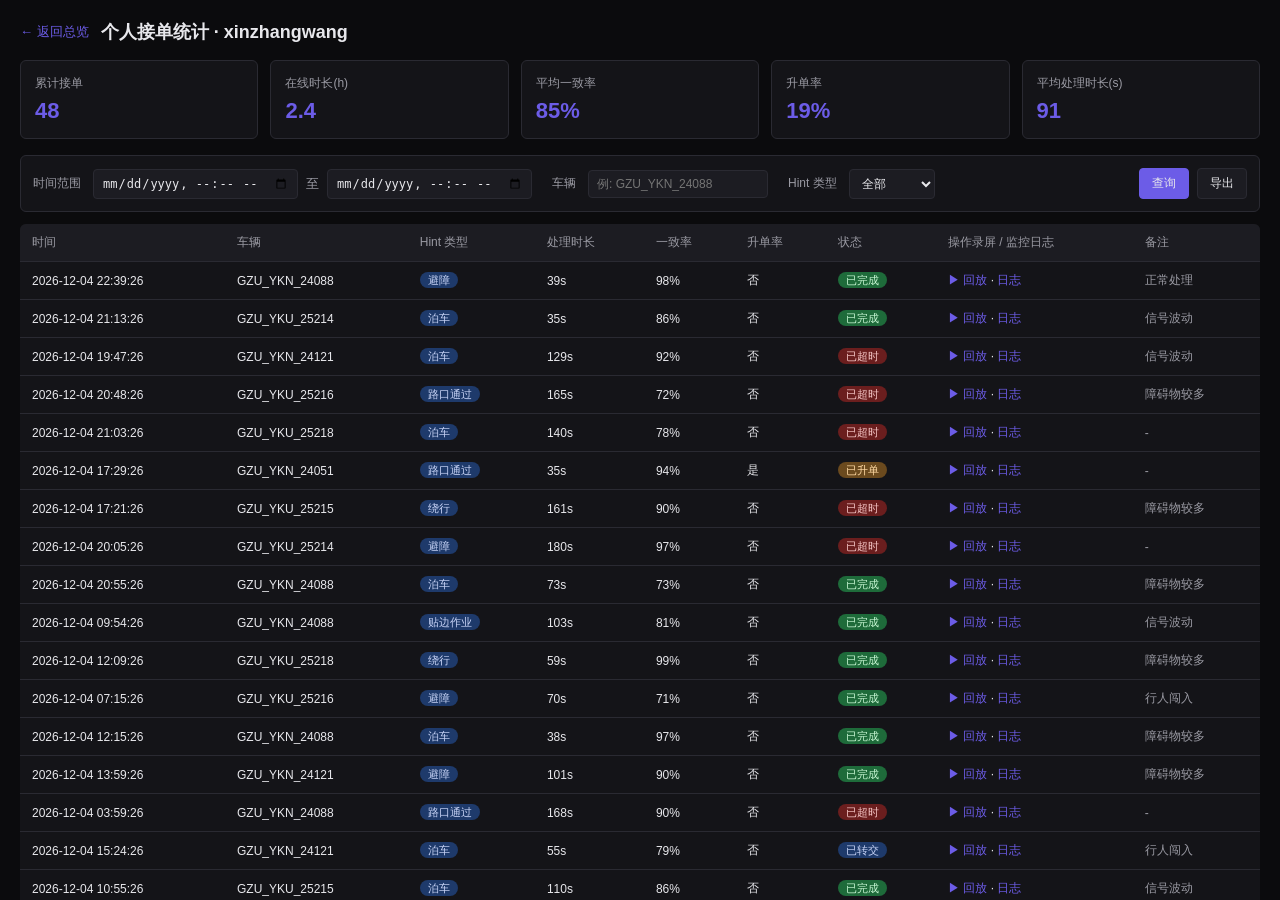
<file: cloud-helper-prototype/personal-stats.html>
<!DOCTYPE html>
<html lang="zh-CN">
<head>
<meta charset="UTF-8">
<title>Cloud Helper · 个人统计</title>
<link rel="stylesheet" href="styles.css">
</head>
<body>
<div class="stats-wrap">
  <div class="stats-header">
    <span class="back" onclick="location.href='index.html'">← 返回总览</span>
    <h2>个人接单统计 · xinzhangwang</h2>
  </div>

  <div class="stats-cards">
    <div class="stat-card"><div class="lbl">累计接单</div><div class="num" id="kpi-total">0</div></div>
    <div class="stat-card"><div class="lbl">在线时长(h)</div><div class="num" id="kpi-online">0</div></div>
    <div class="stat-card"><div class="lbl">平均一致率</div><div class="num" id="kpi-cons">0%</div></div>
    <div class="stat-card"><div class="lbl">升单率</div><div class="num" id="kpi-esc">0%</div></div>
    <div class="stat-card"><div class="lbl">平均处理时长(s)</div><div class="num" id="kpi-dur">0</div></div>
  </div>

  <div class="filter-bar">
    <label>时间范围</label>
    <input type="datetime-local" id="from">
    <span style="color:var(--text-dim)">至</span>
    <input type="datetime-local" id="to">
    <label style="margin-left:12px">车辆</label>
    <input id="f-vid" placeholder="例: GZU_YKN_24088" style="width:180px">
    <label style="margin-left:12px">Hint 类型</label>
    <select id="f-hint">
      <option value="">全部</option>
      <option>变道</option>
      <option>绕行</option>
      <option>路口通过</option>
      <option>贴边作业</option>
      <option>避障</option>
      <option>泊车</option>
    </select>
    <button class="primary" onclick="render()" style="margin-left:auto">查询</button>
    <button onclick="exportCSV()">导出</button>
  </div>

  <table class="tickets">
    <thead>
      <tr>
        <th>时间</th>
        <th>车辆</th>
        <th>Hint 类型</th>
        <th>处理时长</th>
        <th>一致率</th>
        <th>升单率</th>
        <th>状态</th>
        <th>操作录屏 / 监控日志</th>
        <th>备注</th>
      </tr>
    </thead>
    <tbody id="rows"></tbody>
  </table>
</div>

<script>
const HINT = ['变道','绕行','路口通过','贴边作业','避障','泊车'];
const STATUS = [['已完成','green'],['已升单','orange'],['已超时','red'],['已转交','blue']];
const VIDS = ['GZU_YKN_24088','GZU_YKU_25214','GZU_YKU_25216','GZU_YKU_25218','GZU_YKN_24121','GZU_YKU_25215','GZU_YKN_24051'];

function rand(a,b){return Math.floor(Math.random()*(b-a+1))+a}
function pad(n){return String(n).padStart(2,'0')}
function genData(n){
  const arr = [];
  const now = new Date();
  for (let i=0;i<n;i++){
    const d = new Date(now.getTime() - i*rand(5,90)*60000);
    const cons = rand(70,99);
    const esc = Math.random() < 0.18;
    const dur = rand(8,180);
    const st = esc ? STATUS[1] : (dur > 120 ? STATUS[2] : STATUS[Math.random()<0.05?3:0]);
    arr.push({
      time: `${d.getFullYear()}-${pad(d.getMonth()+1)}-${pad(d.getDate())} ${pad(d.getHours())}:${pad(d.getMinutes())}:${pad(d.getSeconds())}`,
      vid: VIDS[rand(0,VIDS.length-1)],
      hint: HINT[rand(0,HINT.length-1)],
      dur, cons, esc: esc?'是':'否',
      status: st,
      log: `LOG-${100000+i}`,
      note: ['','行人闯入','障碍物较多','信号波动','正常处理'][rand(0,4)]
    });
  }
  return arr;
}

let DATA = genData(48);

function render(){
  const from = document.getElementById('from').value;
  const to = document.getElementById('to').value;
  const fv = document.getElementById('f-vid').value.trim().toUpperCase();
  const fh = document.getElementById('f-hint').value;
  const filtered = DATA.filter(r => {
    if (from && r.time < from.replace('T',' ')) return false;
    if (to && r.time > to.replace('T',' ')) return false;
    if (fv && !r.vid.includes(fv)) return false;
    if (fh && r.hint !== fh) return false;
    return true;
  });
  const rows = document.getElementById('rows');
  rows.innerHTML = filtered.map(r => `
    <tr>
      <td>${r.time}</td>
      <td>${r.vid}</td>
      <td><span class="pill blue">${r.hint}</span></td>
      <td>${r.dur}s</td>
      <td>${r.cons}%</td>
      <td>${r.esc}</td>
      <td><span class="pill ${r.status[1]}">${r.status[0]}</span></td>
      <td><span class="link-btn" onclick="alert('打开录屏: ${r.log}')">▶ 回放</span> · <span class="link-btn" onclick="alert('查看日志: ${r.log}')">日志</span></td>
      <td style="color:var(--text-dim)">${r.note||'-'}</td>
    </tr>
  `).join('');
  // KPIs
  const n = filtered.length || 1;
  document.getElementById('kpi-total').textContent = filtered.length;
  document.getElementById('kpi-online').textContent = (filtered.length*0.05).toFixed(1);
  document.getElementById('kpi-cons').textContent = Math.round(filtered.reduce((s,r)=>s+r.cons,0)/n)+'%';
  document.getElementById('kpi-esc').textContent = Math.round(filtered.filter(r=>r.esc==='是').length/n*100)+'%';
  document.getElementById('kpi-dur').textContent = Math.round(filtered.reduce((s,r)=>s+r.dur,0)/n);
}

function exportCSV(){
  const head = ['时间','车辆','Hint类型','处理时长(s)','一致率(%)','升单','状态','日志ID','备注'];
  const rows = DATA.map(r=>[r.time,r.vid,r.hint,r.dur,r.cons,r.esc,r.status[0],r.log,r.note]);
  const csv = [head, ...rows].map(r=>r.join(',')).join('\n');
  const blob = new Blob(['\ufeff'+csv],{type:'text/csv'});
  const a = document.createElement('a');
  a.href = URL.createObjectURL(blob);
  a.download = 'tickets.csv';
  a.click();
}

render();
</script>
</body>
</html>
</file>
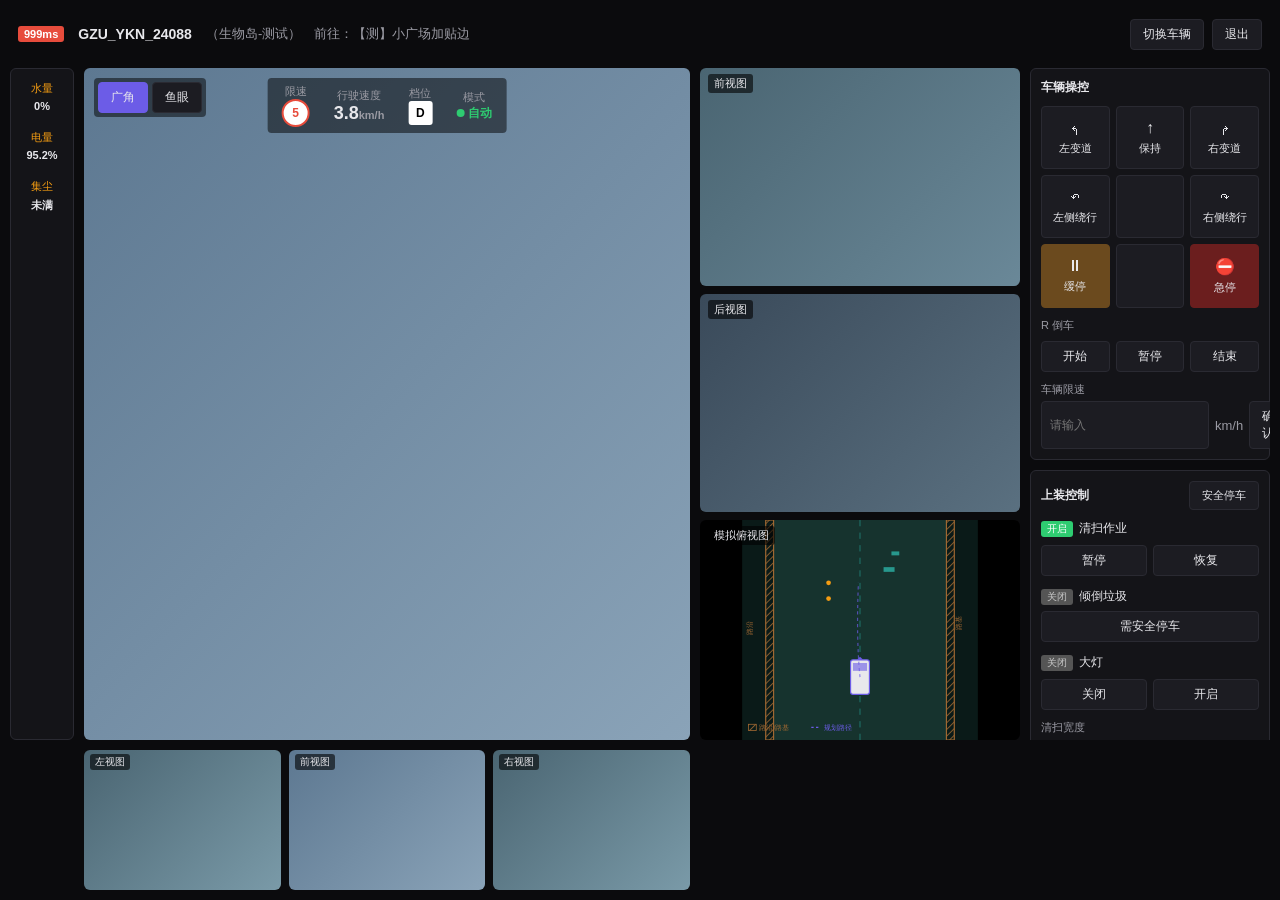
<file: cloud-helper-prototype/vehicle-detail.html>
<!DOCTYPE html>
<html lang="zh-CN">
<head>
<meta charset="UTF-8">
<title>Cloud Helper · 车辆详情</title>
<link rel="stylesheet" href="styles.css">
</head>
<body>
<div class="vd">
  <div class="vd-header">
    <span class="signal-pill" id="sig">999ms</span>
    <span class="title" id="vid">GZU_YKN_24088</span>
    <span class="dest">（生物岛-测试）　前往：【测】小广场加贴边</span>
    <div class="right">
      <button onclick="location.href='index.html'">切换车辆</button>
      <button onclick="location.href='index.html'">退出</button>
    </div>
  </div>

  <div class="vd-left">
    <div class="item"><div class="label">水量</div><div class="val">0%</div></div>
    <div class="item"><div class="label">电量</div><div class="val">95.2%</div></div>
    <div class="item"><div class="label">集尘</div><div class="val">未满</div></div>
  </div>

  <div class="vd-main">
    <div class="toolbar">
      <button class="active">广角</button>
      <button>鱼眼</button>
    </div>
    <div class="hud">
      <div class="grp"><div class="l">限速</div><div class="speed-limit">5</div></div>
      <div class="grp"><div class="l">行驶速度</div><div style="font-size:18px;font-weight:700">3.8<span style="font-size:11px;color:var(--text-dim)">km/h</span></div></div>
      <div class="grp"><div class="l">档位</div><div class="gear">D</div></div>
      <div class="grp"><div class="l">模式</div><div style="color:var(--green);font-weight:600"><span class="mode-dot"></span>自动</div></div>
    </div>
    <div class="feed"></div>
  </div>

  <div class="vd-side-cams">
    <div class="vd-cam"><div class="tag">前视图</div><div class="feed"></div></div>
    <div class="vd-cam"><div class="tag">后视图</div><div class="feed" style="background:linear-gradient(135deg,#3a4a5a,#5a7080)"></div></div>
    <div class="topdown">
      <div class="tag" style="position:absolute;top:6px;left:8px;background:rgba(0,0,0,.6);padding:2px 6px;border-radius:3px;font-size:11px;z-index:2">模拟俯视图</div>
      <svg viewBox="0 0 300 280" preserveAspectRatio="xMidYMid meet">
        <!-- Curb / 路沿（路基）-->
        <defs>
          <pattern id="curbHatch" patternUnits="userSpaceOnUse" width="6" height="6" patternTransform="rotate(45)">
            <line x1="0" y1="0" x2="0" y2="6" stroke="#a06832" stroke-width="2"/>
          </pattern>
        </defs>
        <!-- Drivable area background -->
        <rect x="0" y="0" width="300" height="280" fill="#0a1a18"/>
        <!-- Road surface -->
        <path d="M40,0 L40,280 L260,280 L260,0 Z" fill="#16332e"/>
        <!-- Lane markings -->
        <line x1="150" y1="0" x2="150" y2="280" stroke="#2ec4b6" stroke-width="1" stroke-dasharray="8 8" opacity="0.6"/>
        <!-- Curb left (路沿) -->
        <rect x="30" y="0" width="10" height="280" fill="url(#curbHatch)" stroke="#a06832" stroke-width="1.5"/>
        <text x="6" y="140" fill="#a06832" font-size="9" transform="rotate(-90 12 140)">路沿</text>
        <!-- Curb right -->
        <rect x="260" y="0" width="10" height="280" fill="url(#curbHatch)" stroke="#a06832" stroke-width="1.5"/>
        <text x="278" y="140" fill="#a06832" font-size="9" transform="rotate(-90 278 140)">路基</text>
        <!-- Road obstacles / cones -->
        <circle cx="110" cy="80" r="3" fill="#f39c12"/>
        <circle cx="110" cy="100" r="3" fill="#f39c12"/>
        <rect x="180" y="60" width="14" height="6" fill="#2ec4b6" opacity="0.7"/>
        <rect x="190" y="40" width="10" height="5" fill="#2ec4b6" opacity="0.7"/>
        <!-- Vehicle (ego) -->
        <g transform="translate(150,200)">
          <rect x="-12" y="-22" width="24" height="44" rx="3" fill="#e8e8ec" stroke="#6c5ce7" stroke-width="1.5"/>
          <rect x="-9" y="-18" width="18" height="10" fill="#6c5ce7" opacity="0.6"/>
          <polygon points="0,-26 -4,-22 4,-22" fill="#6c5ce7"/>
        </g>
        <!-- Trajectory -->
        <path d="M150,200 Q145,150 148,80" stroke="#6c5ce7" stroke-width="1.5" fill="none" stroke-dasharray="4 4" opacity="0.7"/>
        <!-- Legend -->
        <g transform="translate(8,260)">
          <rect x="0" y="0" width="10" height="8" fill="url(#curbHatch)" stroke="#a06832"/>
          <text x="14" y="7" fill="#a06832" font-size="9">路沿/路基</text>
          <line x1="80" y1="4" x2="92" y2="4" stroke="#6c5ce7" stroke-width="1.5" stroke-dasharray="3 3"/>
          <text x="96" y="7" fill="#6c5ce7" font-size="9">规划路径</text>
        </g>
      </svg>
    </div>
  </div>

  <div class="vd-controls">
    <div class="panel">
      <h4>车辆操控</h4>
      <div class="btn-grid">
        <button><span class="ic">↰</span><span>左变道</span></button>
        <button><span class="ic">↑</span><span>保持</span></button>
        <button><span class="ic">↱</span><span>右变道</span></button>
        <button><span class="ic">↶</span><span>左侧绕行</span></button>
        <button></button>
        <button><span class="ic">↷</span><span>右侧绕行</span></button>
        <button class="warn"><span class="ic">⏸</span><span>缓停</span></button>
        <button></button>
        <button class="danger"><span class="ic">⛔</span><span>急停</span></button>
      </div>
      <div class="field">
        <label>R 倒车</label>
        <div class="row">
          <button>开始</button><button>暂停</button><button>结束</button>
        </div>
      </div>
      <div class="field">
        <label>车辆限速</label>
        <div style="display:flex;gap:6px">
          <input placeholder="请输入" style="flex:1"><span style="align-self:center;color:var(--text-dim)">km/h</span><button>确认</button>
        </div>
      </div>
    </div>

    <div class="panel">
      <h4>上装控制 <button style="font-size:11px">安全停车</button></h4>
      <div class="toggle-row"><span class="toggle on">开启</span><span>清扫作业</span></div>
      <div class="row"><button>暂停</button><button>恢复</button></div>

      <div class="toggle-row" style="margin-top:12px"><span class="toggle off">关闭</span><span>倾倒垃圾</span></div>
      <button style="width:100%">需安全停车</button>

      <div class="toggle-row" style="margin-top:12px"><span class="toggle off">关闭</span><span>大灯</span></div>
      <div class="row"><button>关闭</button><button>开启</button></div>

      <div class="field">
        <label>清扫宽度</label>
        <input type="range" class="slider" min="0" max="10" value="5">
        <div style="display:flex;justify-content:space-between;font-size:10px;color:var(--text-dim)"><span>窄</span><span>宽</span></div>
      </div>

      <div class="field">
        <label>手动震尘</label>
        <button style="width:100%">开始震尘</button>
      </div>
    </div>
  </div>

  <div class="vd-aux">
    <div></div>
    <div class="aux-cams">
      <div class="aux-cam"><div class="tag">左视图</div><div class="feed"></div></div>
      <div class="aux-cam"><div class="tag">前视图</div><div class="feed" style="background:linear-gradient(135deg,#5d7891,#8aa3b8)"></div></div>
      <div class="aux-cam"><div class="tag">右视图</div><div class="feed"></div></div>
    </div>
  </div>
</div>

<script>
const params = new URLSearchParams(location.search);
const id = params.get('id');
if (id) document.getElementById('vid').textContent = id;
</script>
</body>
</html>
</file>
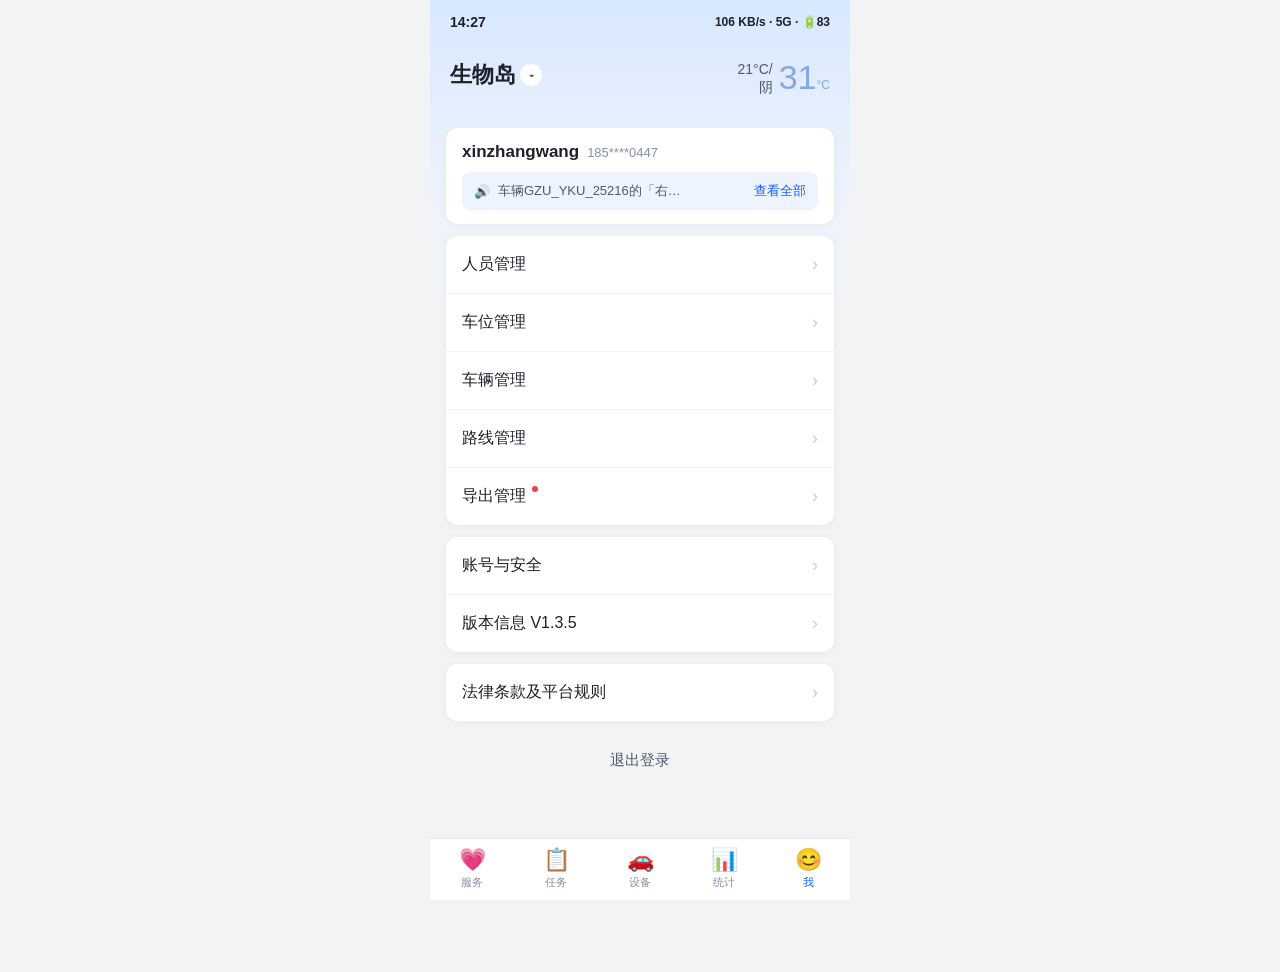
<file: prototypes/sanitation-stats-export/my.html>
<!DOCTYPE html>
<html lang="zh-CN">
<head>
<meta charset="UTF-8" />
<meta name="viewport" content="width=device-width,initial-scale=1" />
<title>我 - 环卫管理</title>
<style>
  *{box-sizing:border-box;margin:0;padding:0;-webkit-tap-highlight-color:transparent;}
  body{font-family:-apple-system,BlinkMacSystemFont,"PingFang SC","Helvetica Neue",Arial,sans-serif;background:#f2f3f5;color:#1d2129;padding-bottom:72px;}
  .phone{max-width:420px;margin:0 auto;min-height:100vh;position:relative;background:linear-gradient(180deg,#d8e8ff 0%,#eef3fb 200px,#f2f3f5 320px);}
  .status-bar{height:44px;display:flex;align-items:center;justify-content:space-between;padding:0 20px;font-size:14px;font-weight:600;color:#1d2129;}
  .status-bar .right{display:flex;gap:6px;align-items:center;font-size:12px;}
  .header{padding:16px 20px 20px;}
  .loc-row{display:flex;justify-content:space-between;align-items:flex-start;}
  .loc{font-size:22px;font-weight:600;display:flex;align-items:center;gap:4px;}
  .loc .caret{display:inline-flex;width:22px;height:22px;border-radius:50%;background:#fff;align-items:center;justify-content:center;font-size:10px;color:#4e5969;}
  .weather{text-align:right;font-size:14px;color:#4e5969;line-height:1.3;display:flex;align-items:flex-start;gap:6px;}
  .weather .temp{font-size:34px;font-weight:300;color:#86a8e7;line-height:1;}
  .weather .small{font-size:12px;}
  .user-card{background:#fff;border-radius:12px;margin:12px 16px 0;padding:14px 16px;box-shadow:0 2px 8px rgba(0,0,0,0.04);}
  .user-line{display:flex;align-items:baseline;gap:8px;}
  .user-name{font-size:17px;font-weight:600;}
  .user-phone{font-size:13px;color:#86909c;}
  .notice{margin-top:10px;background:#eef4ff;border-radius:8px;padding:10px 12px;display:flex;align-items:center;gap:8px;font-size:13px;color:#4e5969;}
  .notice .ic{color:#165dff;}
  .notice .text{flex:1;white-space:nowrap;overflow:hidden;text-overflow:ellipsis;}
  .notice .more{color:#165dff;font-size:13px;flex-shrink:0;cursor:pointer;}
  .card{background:#fff;border-radius:12px;margin:12px 16px 0;box-shadow:0 2px 8px rgba(0,0,0,0.04);overflow:hidden;}
  .menu-item{display:flex;align-items:center;justify-content:space-between;padding:18px 16px;font-size:16px;cursor:pointer;}
  .menu-item+.menu-item{border-top:1px solid #f2f3f5;}
  .menu-item .arrow{color:#c9cdd4;font-size:18px;}
  .menu-item .new-dot{display:inline-block;width:6px;height:6px;background:#f53f3f;border-radius:50%;margin-left:6px;vertical-align:top;}
  .logout{text-align:center;padding:18px;font-size:15px;color:#4e5969;margin-top:12px;}
  .tabbar{position:fixed;bottom:0;left:50%;transform:translateX(-50%);width:100%;max-width:420px;background:#fff;display:flex;border-top:1px solid #e5e6eb;padding-bottom:6px;}
  .tab{flex:1;text-align:center;padding:8px 0 4px;font-size:11px;color:#86909c;cursor:pointer;}
  .tab.active{color:#165dff;}
  .tab .ic{font-size:22px;display:block;margin-bottom:2px;}
  .tab.active .ic{color:#165dff;}

  /* Export management page */
  .page{display:none;}
  .page.show{display:block;}
  .subnav{background:#fff;padding:12px 16px;display:flex;align-items:center;gap:12px;border-bottom:1px solid #f0f1f3;position:sticky;top:0;z-index:10;}
  .subnav .back{font-size:22px;cursor:pointer;color:#1d2129;}
  .subnav .title{font-size:17px;font-weight:600;flex:1;}
  .tip{padding:10px 16px;font-size:12px;color:#86909c;}
  .exp-list{padding:0 16px;}
  .exp-item{background:#fff;border-radius:12px;padding:14px;margin-bottom:10px;box-shadow:0 1px 4px rgba(0,0,0,0.04);}
  .exp-head{display:flex;justify-content:space-between;align-items:center;margin-bottom:8px;}
  .exp-name{font-size:15px;font-weight:600;color:#1d2129;}
  .badge{font-size:11px;padding:2px 8px;border-radius:10px;}
  .badge.success{background:#e8f7ee;color:#00a86b;}
  .badge.pending{background:#fff7e8;color:#ff7d00;}
  .badge.failed{background:#fde8e8;color:#f53f3f;}
  .badge.expired{background:#f2f3f5;color:#86909c;}
  .exp-meta{font-size:12px;color:#86909c;line-height:1.6;}
  .exp-meta .row{display:flex;gap:8px;}
  .exp-meta .lbl{color:#86909c;}
  .exp-meta .val{color:#4e5969;}
  .exp-actions{margin-top:10px;display:flex;gap:8px;}
  .btn{flex:1;padding:8px 0;border-radius:8px;font-size:13px;text-align:center;border:none;cursor:pointer;}
  .btn-primary{background:#165dff;color:#fff;}
  .btn-ghost{background:#f2f3f5;color:#4e5969;}
  .btn-disabled{background:#f7f8fa;color:#c9cdd4;cursor:not-allowed;}
  .empty{text-align:center;padding:60px 20px;color:#86909c;font-size:13px;}
  .toast{position:fixed;top:40%;left:50%;transform:translate(-50%,-50%);background:rgba(0,0,0,0.8);color:#fff;padding:12px 18px;border-radius:8px;font-size:13px;z-index:200;display:none;}
</style>
</head>
<body>
<div class="phone">

  <!-- Page 1: 我 -->
  <div class="page show" id="page-me">
    <div class="status-bar">
      <span>14:27</span>
      <span class="right">106 KB/s · 5G · 🔋83</span>
    </div>

    <div class="header">
      <div class="loc-row">
        <div class="loc">生物岛 <span class="caret">▾</span></div>
        <div class="weather">
          <div>21°C/<br/>阴</div>
          <div class="temp">31<span class="small">°C</span></div>
        </div>
      </div>
    </div>

    <div class="user-card">
      <div class="user-line">
        <div class="user-name">xinzhangwang</div>
        <div class="user-phone">185****0447</div>
      </div>
      <div class="notice">
        <span class="ic">🔊</span>
        <span class="text">车辆GZU_YKU_25216的「右…</span>
        <span class="more">查看全部</span>
      </div>
    </div>

    <div class="card">
      <div class="menu-item"><span>人员管理</span><span class="arrow">›</span></div>
      <div class="menu-item"><span>车位管理</span><span class="arrow">›</span></div>
      <div class="menu-item"><span>车辆管理</span><span class="arrow">›</span></div>
      <div class="menu-item"><span>路线管理</span><span class="arrow">›</span></div>
      <div class="menu-item" onclick="showExport()"><span>导出管理<span class="new-dot"></span></span><span class="arrow">›</span></div>
    </div>

    <div class="card">
      <div class="menu-item"><span>账号与安全</span><span class="arrow">›</span></div>
      <div class="menu-item"><span>版本信息 V1.3.5</span><span class="arrow">›</span></div>
    </div>

    <div class="card">
      <div class="menu-item"><span>法律条款及平台规则</span><span class="arrow">›</span></div>
    </div>

    <div class="logout">退出登录</div>
  </div>

  <!-- Page 2: 导出管理 -->
  <div class="page" id="page-export">
    <div class="subnav">
      <span class="back" onclick="showMe()">‹</span>
      <span class="title">导出管理</span>
    </div>
    <div class="tip">仅展示近 7 天导出记录，文件在生成后保留 7 天</div>
    <div class="exp-list" id="expList"></div>
  </div>

  <div class="tabbar">
    <div class="tab"><span class="ic">💗</span>服务</div>
    <div class="tab"><span class="ic">📋</span>任务</div>
    <div class="tab"><span class="ic">🚗</span>设备</div>
    <div class="tab"><span class="ic">📊</span>统计</div>
    <div class="tab active"><span class="ic">😊</span>我</div>
  </div>
</div>

<div class="toast" id="toast"></div>

<script>
const today=new Date();
function fmt(d){return d.getFullYear()+'-'+String(d.getMonth()+1).padStart(2,'0')+'-'+String(d.getDate()).padStart(2,'0')+' '+String(d.getHours()).padStart(2,'0')+':'+String(d.getMinutes()).padStart(2,'0');}
function daysAgo(n,h=10,m=0){const d=new Date(today);d.setDate(d.getDate()-n);d.setHours(h,m,0,0);return d;}

const records=[
  {name:'全部车辆统计_近7天.xlsx',status:'success',createTime:daysAgo(0,14,12),range:'2026-04-16 至 2026-04-22',vehicles:'全部车辆',items:'任务/里程/用水/充电',size:'286 KB',expireIn:7},
  {name:'S5-001~003统计_自定义.csv',status:'pending',createTime:daysAgo(0,14,5),progress:62,range:'2026-04-01 至 2026-04-22',vehicles:'S5-001, S5-002, S5-003',items:'任务/里程/用水/充电/取消原因',size:'--',expireIn:7},
  {name:'R2车队月度.xlsx',status:'success',createTime:daysAgo(1,9,30),range:'2026-03-22 至 2026-04-21',vehicles:'R2-201, R2-202',items:'任务/里程/充电',size:'1.2 MB',expireIn:6},
  {name:'全部车辆统计_4月14日.xlsx',status:'failed',createTime:daysAgo(3,11,45),errMsg:'数据源超时，请稍后重试',range:'2026-04-14',vehicles:'全部车辆',items:'任务/里程/用水/充电',size:'--',expireIn:4},
  {name:'S6车队周报.xlsx',status:'success',createTime:daysAgo(5,16,20),range:'2026-04-10 至 2026-04-16',vehicles:'S6-101, S6-102',items:'任务/里程/用水',size:'512 KB',expireIn:2},
  {name:'生物岛项目月度.xlsx',status:'expired',createTime:daysAgo(7,18,0),range:'2026-03-15 至 2026-04-14',vehicles:'全部车辆',items:'任务/里程/用水/充电/取消原因',size:'3.4 MB',expireIn:0}
];

function statusBadge(s){
  const map={success:['success','已完成'],pending:['pending','生成中'],failed:['failed','失败'],expired:['expired','已过期']};
  const [cls,txt]=map[s]; return `<span class="badge ${cls}">${txt}</span>`;
}

function renderList(){
  const html=records.map((r,i)=>{
    let actions='';
    if(r.status==='success'){
      actions=`<button class="btn btn-primary" onclick="download('${r.name}')">下载</button>
               <button class="btn btn-ghost" onclick="share('${r.name}')">分享链接</button>`;
    }else if(r.status==='pending'){
      actions=`<button class="btn btn-disabled" disabled>生成中 ${r.progress}%</button>`;
    }else if(r.status==='failed'){
      actions=`<button class="btn btn-primary" onclick="retry(${i})">重试</button>
               <button class="btn btn-ghost" onclick="viewErr('${r.errMsg}')">失败原因</button>`;
    }else{
      actions=`<button class="btn btn-disabled" disabled>已过期</button>`;
    }
    const expireText=r.status==='expired'?'已过期':(r.status==='success'?`${r.expireIn} 天后过期`:'--');
    return `<div class="exp-item">
      <div class="exp-head">
        <div class="exp-name">${r.name}</div>
        ${statusBadge(r.status)}
      </div>
      <div class="exp-meta">
        <div class="row"><span class="lbl">创建时间：</span><span class="val">${fmt(r.createTime)}</span></div>
        <div class="row"><span class="lbl">日期范围：</span><span class="val">${r.range}</span></div>
        <div class="row"><span class="lbl">车辆：</span><span class="val">${r.vehicles}</span></div>
        <div class="row"><span class="lbl">统计项：</span><span class="val">${r.items}</span></div>
        <div class="row"><span class="lbl">文件大小：</span><span class="val">${r.size} · ${expireText}</span></div>
      </div>
      <div class="exp-actions">${actions}</div>
    </div>`;
  }).join('');
  document.getElementById('expList').innerHTML=html||`<div class="empty">近 7 天暂无导出记录</div>`;
}

function showExport(){document.getElementById('page-me').classList.remove('show');document.getElementById('page-export').classList.add('show');renderList();window.scrollTo(0,0);}
function showMe(){document.getElementById('page-export').classList.remove('show');document.getElementById('page-me').classList.add('show');window.scrollTo(0,0);}
function download(name){toast(`开始下载 ${name}`);}
function share(name){toast(`已复制下载链接：${name}`);}
function retry(i){records[i].status='pending';records[i].progress=0;renderList();toast('已重新提交生成任务');}
function viewErr(msg){toast('失败原因：'+msg);}
function toast(m){const t=document.getElementById('toast');t.innerText=m;t.style.display='block';setTimeout(()=>t.style.display='none',2000);}
</script>
</body>
</html>
</file>
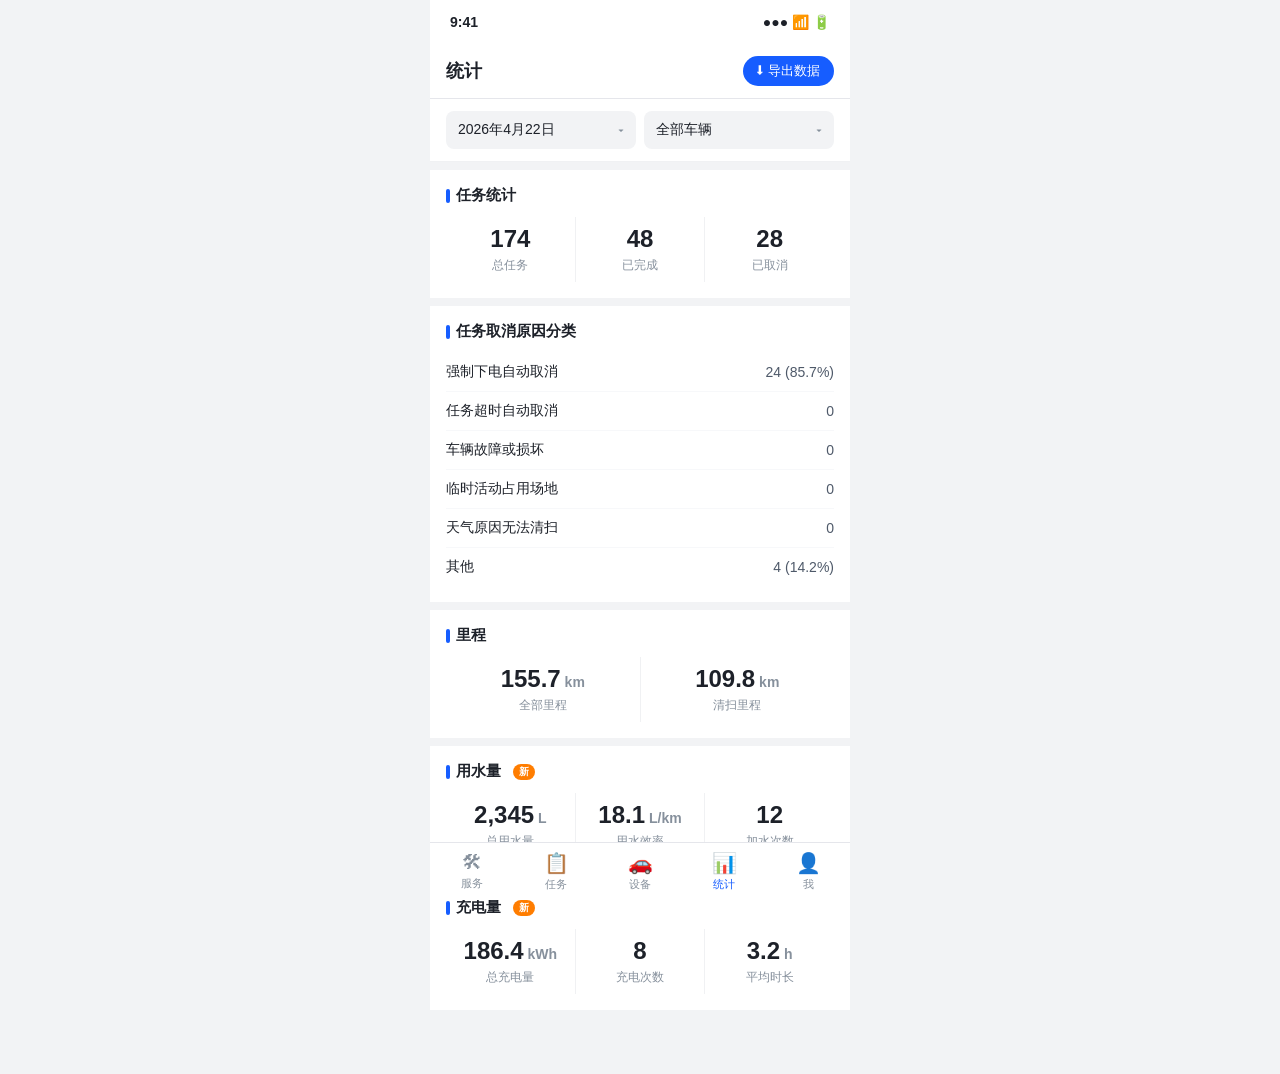
<file: prototypes/sanitation-stats-export/statistics.html>
<!DOCTYPE html>
<html lang="zh-CN">
<head>
<meta charset="UTF-8" />
<meta name="viewport" content="width=device-width,initial-scale=1" />
<title>统计 - 环卫管理</title>
<style>
  * { box-sizing: border-box; margin:0; padding:0; -webkit-tap-highlight-color: transparent; }
  body { font-family: -apple-system, BlinkMacSystemFont, "PingFang SC", "Helvetica Neue", Arial, sans-serif; background:#f2f3f5; color:#1d2129; padding-bottom:64px; }
  .phone { max-width:420px; margin:0 auto; background:#f2f3f5; min-height:100vh; position:relative; }
  .status-bar { height:44px; display:flex; align-items:center; justify-content:space-between; padding:0 20px; background:#fff; font-size:14px; font-weight:600; }
  .nav-bar { background:#fff; padding:12px 16px; display:flex; align-items:center; justify-content:space-between; border-bottom:1px solid #e5e6eb; }
  .nav-bar .title { font-size:18px; font-weight:600; }
  .export-btn { background:#165dff; color:#fff; border:none; padding:6px 14px; border-radius:16px; font-size:13px; display:flex; align-items:center; gap:4px; cursor:pointer; }
  .filters { background:#fff; padding:12px 16px; display:flex; gap:8px; border-bottom:1px solid #f0f1f3;}
  .filter-chip { flex:1; background:#f2f3f5; padding:10px 12px; border-radius:8px; display:flex; align-items:center; justify-content:space-between; font-size:14px; cursor:pointer; }
  .filter-chip .arrow { color:#86909c; font-size:12px; }
  .section { background:#fff; margin-top:8px; padding:16px; }
  .section-title { font-size:15px; font-weight:600; margin-bottom:12px; display:flex; align-items:center; gap:6px; }
  .section-title .dot { width:4px; height:14px; background:#165dff; border-radius:2px; }
  .stat-row { display:flex; }
  .stat-cell { flex:1; text-align:center; padding:8px 0; }
  .stat-cell .num { font-size:24px; font-weight:700; color:#1d2129; }
  .stat-cell .lbl { font-size:12px; color:#86909c; margin-top:4px; }
  .divider-v { width:1px; background:#f0f1f3; }
  .reason-list { margin-top:8px; }
  .reason-item { display:flex; justify-content:space-between; align-items:center; padding:10px 0; border-bottom:1px solid #f7f8fa; font-size:14px; }
  .reason-item:last-child { border-bottom:none; }
  .reason-item .val { color:#4e5969; }
  .bar-track { height:6px; background:#f2f3f5; border-radius:3px; margin-top:4px; overflow:hidden; }
  .bar-fill { height:100%; background:linear-gradient(90deg,#165dff,#4080ff); border-radius:3px; }
  .new-tag { background:#ff7d00; color:#fff; font-size:10px; padding:1px 6px; border-radius:8px; margin-left:6px; vertical-align:middle; }
  .tabbar { position:fixed; bottom:0; left:50%; transform:translateX(-50%); width:100%; max-width:420px; background:#fff; display:flex; border-top:1px solid #e5e6eb; }
  .tab { flex:1; text-align:center; padding:8px 0; font-size:11px; color:#86909c; }
  .tab.active { color:#165dff; }
  .tab .ic { font-size:20px; display:block; margin-bottom:2px; }

  /* Modal */
  .modal-mask { position:fixed; top:0;left:0;right:0;bottom:0; background:rgba(0,0,0,0.5); display:none; align-items:flex-end; justify-content:center; z-index:100; }
  .modal-mask.show { display:flex; }
  .modal { background:#fff; width:100%; max-width:420px; border-radius:16px 16px 0 0; padding:16px; max-height:85vh; overflow-y:auto; animation:slideUp 0.25s ease; }
  @keyframes slideUp { from{transform:translateY(100%);} to{transform:translateY(0);} }
  .modal h3 { font-size:16px; font-weight:600; margin-bottom:16px; text-align:center; position:relative; }
  .modal h3 .close { position:absolute; right:0; top:0; color:#86909c; font-size:20px; cursor:pointer; font-weight:400;}
  .form-group { margin-bottom:16px; }
  .form-label { font-size:13px; color:#4e5969; margin-bottom:8px; display:block; }
  .form-input { width:100%; padding:10px 12px; border:1px solid #e5e6eb; border-radius:8px; background:#f7f8fa; font-size:14px; }
  .date-range { display:flex; gap:8px; align-items:center; }
  .date-range .form-input { flex:1; }
  .checkbox-list { max-height:180px; overflow-y:auto; border:1px solid #e5e6eb; border-radius:8px; padding:4px 0; }
  .checkbox-item { padding:10px 12px; display:flex; align-items:center; gap:8px; font-size:14px; border-bottom:1px solid #f7f8fa; cursor:pointer;}
  .checkbox-item:last-child{border-bottom:none;}
  .checkbox-item input { width:16px; height:16px; accent-color:#165dff; }
  .radio-group { display:flex; gap:8px; }
  .radio-chip { flex:1; padding:8px; border:1px solid #e5e6eb; border-radius:8px; text-align:center; font-size:13px; cursor:pointer; }
  .radio-chip.active { border-color:#165dff; color:#165dff; background:#e8f3ff; }
  .btn-primary { width:100%; background:#165dff; color:#fff; border:none; padding:12px; border-radius:8px; font-size:15px; font-weight:600; cursor:pointer; margin-top:8px;}
  .toast { position:fixed; top:40%; left:50%; transform:translate(-50%,-50%); background:rgba(0,0,0,0.8); color:#fff; padding:14px 20px; border-radius:8px; font-size:14px; z-index:200; display:none;}
  .hint { font-size:12px; color:#86909c; margin-top:4px; }
</style>
</head>
<body>
<div class="phone">
  <div class="status-bar"><span>9:41</span><span>●●● 📶 🔋</span></div>
  <div class="nav-bar">
    <div class="title">统计</div>
    <button class="export-btn" onclick="openExport()">⬇ 导出数据</button>
  </div>
  <div class="filters">
    <div class="filter-chip">2026年4月22日 <span class="arrow">▾</span></div>
    <div class="filter-chip">全部车辆 <span class="arrow">▾</span></div>
  </div>

  <div class="section">
    <div class="section-title"><span class="dot"></span>任务统计</div>
    <div class="stat-row">
      <div class="stat-cell"><div class="num">174</div><div class="lbl">总任务</div></div>
      <div class="divider-v"></div>
      <div class="stat-cell"><div class="num">48</div><div class="lbl">已完成</div></div>
      <div class="divider-v"></div>
      <div class="stat-cell"><div class="num">28</div><div class="lbl">已取消</div></div>
    </div>
  </div>

  <div class="section">
    <div class="section-title"><span class="dot"></span>任务取消原因分类</div>
    <div class="reason-list">
      <div class="reason-item"><span>强制下电自动取消</span><span class="val">24 (85.7%)</span></div>
      <div class="reason-item"><span>任务超时自动取消</span><span class="val">0</span></div>
      <div class="reason-item"><span>车辆故障或损坏</span><span class="val">0</span></div>
      <div class="reason-item"><span>临时活动占用场地</span><span class="val">0</span></div>
      <div class="reason-item"><span>天气原因无法清扫</span><span class="val">0</span></div>
      <div class="reason-item"><span>其他</span><span class="val">4 (14.2%)</span></div>
    </div>
  </div>

  <div class="section">
    <div class="section-title"><span class="dot"></span>里程</div>
    <div class="stat-row">
      <div class="stat-cell"><div class="num">155.7<span style="font-size:14px;color:#86909c;"> km</span></div><div class="lbl">全部里程</div></div>
      <div class="divider-v"></div>
      <div class="stat-cell"><div class="num">109.8<span style="font-size:14px;color:#86909c;"> km</span></div><div class="lbl">清扫里程</div></div>
    </div>
  </div>

  <div class="section">
    <div class="section-title"><span class="dot"></span>用水量<span class="new-tag">新</span></div>
    <div class="stat-row">
      <div class="stat-cell"><div class="num">2,345<span style="font-size:14px;color:#86909c;"> L</span></div><div class="lbl">总用水量</div></div>
      <div class="divider-v"></div>
      <div class="stat-cell"><div class="num">18.1<span style="font-size:14px;color:#86909c;"> L/km</span></div><div class="lbl">用水效率</div></div>
      <div class="divider-v"></div>
      <div class="stat-cell"><div class="num">12</div><div class="lbl">加水次数</div></div>
    </div>
  </div>

  <div class="section">
    <div class="section-title"><span class="dot"></span>充电量<span class="new-tag">新</span></div>
    <div class="stat-row">
      <div class="stat-cell"><div class="num">186.4<span style="font-size:14px;color:#86909c;"> kWh</span></div><div class="lbl">总充电量</div></div>
      <div class="divider-v"></div>
      <div class="stat-cell"><div class="num">8</div><div class="lbl">充电次数</div></div>
      <div class="divider-v"></div>
      <div class="stat-cell"><div class="num">3.2<span style="font-size:14px;color:#86909c;"> h</span></div><div class="lbl">平均时长</div></div>
    </div>
  </div>

  <div class="tabbar">
    <div class="tab"><span class="ic">🛠</span>服务</div>
    <div class="tab"><span class="ic">📋</span>任务</div>
    <div class="tab"><span class="ic">🚗</span>设备</div>
    <div class="tab active"><span class="ic">📊</span>统计</div>
    <div class="tab"><span class="ic">👤</span>我</div>
  </div>
</div>

<!-- Export Modal -->
<div class="modal-mask" id="exportModal">
  <div class="modal">
    <h3>导出数据<span class="close" onclick="closeExport()">×</span></h3>

    <div class="form-group">
      <label class="form-label">① 选择日期范围</label>
      <div class="radio-group" style="margin-bottom:8px;">
        <div class="radio-chip" onclick="setDateRange(this,1)">今日</div>
        <div class="radio-chip active" onclick="setDateRange(this,7)">近7天</div>
        <div class="radio-chip" onclick="setDateRange(this,30)">近30天</div>
        <div class="radio-chip" onclick="setDateRange(this,0)">自定义</div>
      </div>
      <div class="date-range">
        <input type="date" class="form-input" id="startDate" value="2026-04-16">
        <span>至</span>
        <input type="date" class="form-input" id="endDate" value="2026-04-22">
      </div>
      <div class="hint">单次最多导出 90 天数据</div>
    </div>

    <div class="form-group">
      <label class="form-label">② 选择车辆</label>
      <div style="display:flex;gap:8px;margin-bottom:8px;">
        <div class="radio-chip active" onclick="switchVehicleMode(this,'all')">全部车辆</div>
        <div class="radio-chip" onclick="switchVehicleMode(this,'select')">指定车辆</div>
      </div>
      <div class="checkbox-list" id="vehicleList" style="display:none;">
        <label class="checkbox-item"><input type="checkbox" checked>S5-001</label>
        <label class="checkbox-item"><input type="checkbox" checked>S5-002</label>
        <label class="checkbox-item"><input type="checkbox">S5-003</label>
        <label class="checkbox-item"><input type="checkbox">S6-101</label>
        <label class="checkbox-item"><input type="checkbox">S6-102</label>
        <label class="checkbox-item"><input type="checkbox">R2-201</label>
      </div>
    </div>

    <div class="form-group">
      <label class="form-label">③ 选择统计项</label>
      <div class="checkbox-list">
        <label class="checkbox-item"><input type="checkbox" checked>任务统计（总数/完成/取消）</label>
        <label class="checkbox-item"><input type="checkbox" checked>里程（全部里程/清扫里程）</label>
        <label class="checkbox-item"><input type="checkbox" checked>用水量（总用水量/用水效率/加水次数）</label>
        <label class="checkbox-item"><input type="checkbox" checked>充电量（总充电量/充电次数/平均时长）</label>
        <label class="checkbox-item"><input type="checkbox">任务取消原因明细</label>
      </div>
    </div>

    <div class="form-group">
      <label class="form-label">④ 文件格式</label>
      <div class="radio-group">
        <div class="radio-chip active" onclick="setFormat(this)">Excel (.xlsx)</div>
        <div class="radio-chip" onclick="setFormat(this)">CSV</div>
      </div>
    </div>

    <button class="btn-primary" onclick="doExport()">确认导出</button>
  </div>
</div>

<div class="toast" id="toast"></div>

<script>
function openExport(){ document.getElementById('exportModal').classList.add('show'); }
function closeExport(){ document.getElementById('exportModal').classList.remove('show'); }
function setDateRange(el, days){
  el.parentNode.querySelectorAll('.radio-chip').forEach(x=>x.classList.remove('active'));
  el.classList.add('active');
  if(days>0){
    const end=new Date(); const start=new Date(); start.setDate(end.getDate()-days+1);
    document.getElementById('startDate').value=start.toISOString().slice(0,10);
    document.getElementById('endDate').value=end.toISOString().slice(0,10);
  }
}
function switchVehicleMode(el,mode){
  el.parentNode.querySelectorAll('.radio-chip').forEach(x=>x.classList.remove('active'));
  el.classList.add('active');
  document.getElementById('vehicleList').style.display = mode==='select'?'block':'none';
}
function setFormat(el){
  el.parentNode.querySelectorAll('.radio-chip').forEach(x=>x.classList.remove('active'));
  el.classList.add('active');
}
function doExport(){
  closeExport();
  showToast('导出任务已创建，请到「我」—「导出管理」中下载查看');
}
function showToast(msg){
  const t=document.getElementById('toast'); t.innerText=msg; t.style.display='block';
  setTimeout(()=>t.style.display='none',2200);
}
</script>
</body>
</html>
</file>
<file: cloud-helper-prototype/styles.css>
* { box-sizing: border-box; margin: 0; padding: 0; }
:root {
  --bg: #0b0b0d;
  --bg-2: #141418;
  --bg-3: #1c1c22;
  --border: #2a2a32;
  --text: #e8e8ec;
  --text-dim: #9a9aa3;
  --accent: #6c5ce7;
  --green: #2ecc71;
  --orange: #f39c12;
  --red: #e74c3c;
  --blue: #3498db;
}
html, body {
  background: var(--bg);
  color: var(--text);
  font-family: -apple-system, "PingFang SC", "Microsoft YaHei", sans-serif;
  font-size: 13px;
  height: 100%;
  overflow: hidden;
}
body { display: flex; flex-direction: column; height: 100vh; }
a { color: inherit; text-decoration: none; }
button {
  background: var(--bg-3);
  color: var(--text);
  border: 1px solid var(--border);
  padding: 6px 12px;
  border-radius: 4px;
  cursor: pointer;
  font-size: 12px;
}
button:hover { border-color: var(--accent); }
button.primary { background: var(--accent); border-color: var(--accent); }
button.white { background: #fff; color: #222; }
input, select {
  background: var(--bg-3);
  color: var(--text);
  border: 1px solid var(--border);
  padding: 6px 8px;
  border-radius: 4px;
  font-size: 12px;
}

/* ===== Overview ===== */
.app { display: flex; flex: 1; overflow: hidden; }
.main {
  flex: 1;
  display: flex;
  flex-direction: column;
  padding: 12px;
  gap: 12px;
  overflow: hidden;
}
.top-banner {
  display: flex;
  justify-content: center;
  align-items: center;
  gap: 16px;
  background: var(--bg-2);
  border: 1px solid var(--border);
  border-radius: 6px;
  padding: 10px 16px;
}
.countdown { color: var(--text-dim); }
.countdown b { color: var(--accent); font-size: 16px; margin: 0 4px; }
.tile-grid {
  flex: 1;
  display: grid;
  grid-template-columns: repeat(3, 1fr);
  grid-template-rows: repeat(2, 1fr);
  gap: 12px;
  overflow: hidden;
}
.tile {
  position: relative;
  background: #000;
  border: 1px solid var(--border);
  border-radius: 6px;
  overflow: hidden;
  cursor: pointer;
  display: flex;
  align-items: center;
  justify-content: center;
}
.tile:hover { border-color: var(--accent); }
.tile .feed {
  width: 100%;
  height: 100%;
  background: linear-gradient(135deg, #2c3e50, #4a6572);
  background-size: cover;
  background-position: center;
}
.tile.loading .feed {
  background: #000;
  display: flex;
  align-items: center;
  justify-content: center;
}
.tile.loading::after {
  content: "";
  width: 28px; height: 28px;
  border: 3px solid #444;
  border-top-color: #888;
  border-radius: 50%;
  position: absolute;
  animation: spin 1s linear infinite;
}
@keyframes spin { to { transform: rotate(360deg); } }
.tile-bar {
  position: absolute;
  top: 0; left: 0; right: 0;
  background: rgba(0,0,0,0.65);
  padding: 6px 10px;
  display: flex;
  align-items: center;
  gap: 10px;
  font-size: 12px;
  z-index: 2;
}
.tile-bar .latency {
  padding: 1px 6px;
  border-radius: 3px;
  font-weight: 600;
  font-size: 11px;
}
.lat-good { background: #1e6b3a; color: #c8f7d4; }
.lat-bad { background: #6b1e1e; color: #f7c8c8; }
.tile-bar .vid { font-weight: 600; }
.tile-bar .meta { margin-left: auto; color: var(--text-dim); }

/* ===== Sidebar ===== */
.sidebar {
  width: 280px;
  background: var(--bg-2);
  border-left: 1px solid var(--border);
  padding: 14px;
  overflow-y: auto;
  display: flex;
  flex-direction: column;
  gap: 12px;
}
.user-card {
  background: var(--bg-3);
  border-radius: 6px;
  padding: 12px;
}
.user-row { display: flex; align-items: center; gap: 8px; margin-bottom: 10px; }
.user-row .avatar {
  width: 32px; height: 32px; border-radius: 50%;
  background: var(--accent);
  display: flex; align-items: center; justify-content: center;
  font-weight: 600;
}
.badge {
  font-size: 11px; padding: 2px 8px; border-radius: 10px;
}
.badge.purple { background: #3a2a6b; color: #c8b8ff; }
.badge.green { background: #1e6b3a; color: #c8f7d4; }
.badge.orange { background: #6b4a1e; color: #ffd9a3; }
.stat-line { display: flex; justify-content: space-between; padding: 6px 0; color: var(--text-dim); }
.stat-line .v { color: var(--text); font-weight: 600; }
.stat-line.link { cursor: pointer; }
.stat-line.link:hover .v { color: var(--accent); text-decoration: underline; }

.section-title {
  display: flex; justify-content: space-between; align-items: center;
  color: var(--text-dim); font-size: 12px;
  padding: 8px 4px 4px;
  border-bottom: 1px solid var(--border);
}
.veh-group { margin-top: 8px; }
.veh-group .gname { color: var(--text-dim); font-size: 11px; margin: 6px 0 4px; }
.veh-item {
  display: flex; justify-content: space-between; align-items: center;
  padding: 8px 10px;
  background: var(--bg-3);
  border-radius: 4px;
  margin-bottom: 4px;
  cursor: pointer;
  font-size: 12px;
}
.veh-item:hover { background: #25252e; }

/* ===== Vehicle Detail ===== */
.vd {
  display: grid;
  grid-template-columns: 64px 1fr 320px 240px;
  grid-template-rows: 48px 1fr auto;
  gap: 10px;
  padding: 10px;
  height: 100vh;
  overflow: hidden;
}
.vd-header {
  grid-column: 1 / 5;
  display: flex; align-items: center; gap: 14px;
  padding: 0 8px;
}
.vd-header .title { font-weight: 600; font-size: 14px; }
.vd-header .dest { color: var(--text-dim); }
.vd-header .right { margin-left: auto; display: flex; gap: 8px; }

.vd-left {
  background: var(--bg-2);
  border: 1px solid var(--border);
  border-radius: 6px;
  padding: 12px 4px;
  display: flex; flex-direction: column;
  align-items: center;
  gap: 18px;
  font-size: 11px;
}
.vd-left .item { text-align: center; }
.vd-left .label { color: var(--orange); }
.vd-left .val { margin-top: 4px; font-weight: 600; }

.vd-main {
  position: relative;
  background: #000;
  border-radius: 6px;
  overflow: hidden;
  display: flex; align-items: center; justify-content: center;
}
.vd-main .feed {
  width: 100%; height: 100%;
  background: linear-gradient(135deg, #5d7891, #8aa3b8);
}
.vd-main .toolbar {
  position: absolute; top: 10px; left: 10px;
  display: flex; gap: 4px;
  background: rgba(0,0,0,0.5);
  padding: 4px;
  border-radius: 4px;
}
.vd-main .toolbar button.active { background: var(--accent); border-color: var(--accent); }
.vd-main .hud {
  position: absolute; top: 10px; left: 50%; transform: translateX(-50%);
  display: flex; gap: 24px; align-items: center;
  background: rgba(0,0,0,0.5);
  padding: 6px 14px;
  border-radius: 4px;
  font-size: 12px;
}
.hud .grp { text-align: center; }
.hud .grp .l { color: var(--text-dim); font-size: 11px; }
.hud .speed-limit {
  width: 28px; height: 28px; border-radius: 50%;
  border: 2px solid var(--red); color: var(--red);
  display: flex; align-items: center; justify-content: center;
  font-weight: 700;
  background: #fff;
}
.hud .gear {
  background: #fff; color: #000; border-radius: 3px;
  width: 24px; height: 24px;
  display: flex; align-items: center; justify-content: center;
  font-weight: 700;
}
.hud .mode-dot {
  display: inline-block; width: 8px; height: 8px;
  background: var(--green); border-radius: 50%;
  margin-right: 4px;
}

.vd-side-cams {
  display: flex; flex-direction: column; gap: 8px;
}
.vd-cam {
  flex: 1;
  background: #000;
  border-radius: 6px;
  position: relative;
  overflow: hidden;
  min-height: 0;
}
.vd-cam .feed { width: 100%; height: 100%; background: linear-gradient(135deg, #4a6572, #6a8898); }
.vd-cam .tag {
  position: absolute; top: 6px; left: 8px;
  background: rgba(0,0,0,0.6); padding: 2px 6px; border-radius: 3px;
  font-size: 11px;
}
.topdown {
  flex: 1;
  background: #000;
  border-radius: 6px;
  position: relative;
  min-height: 220px;
  overflow: hidden;
}
.topdown svg { width: 100%; height: 100%; display: block; }

.vd-controls {
  display: flex; flex-direction: column; gap: 10px;
  overflow-y: auto;
}
.panel {
  background: var(--bg-2);
  border: 1px solid var(--border);
  border-radius: 6px;
  padding: 10px;
}
.panel h4 { font-size: 12px; margin-bottom: 10px; color: var(--text); display: flex; justify-content: space-between; align-items: center; }
.btn-grid {
  display: grid;
  grid-template-columns: repeat(3, 1fr);
  gap: 6px;
}
.btn-grid button { padding: 12px 4px; font-size: 11px; display: flex; flex-direction: column; align-items: center; gap: 4px; }
.btn-grid button .ic { font-size: 16px; }
.btn-grid button.warn { background: #6b4a1e; border-color: #6b4a1e; }
.btn-grid button.danger { background: #6b1e1e; border-color: #6b1e1e; }
.row { display: flex; gap: 6px; margin-top: 8px; }
.row button { flex: 1; }
.field { margin-top: 10px; }
.field label { color: var(--text-dim); font-size: 11px; display: block; margin-bottom: 4px; }
.toggle-row { display: flex; align-items: center; gap: 6px; margin-bottom: 6px; font-size: 12px; }
.toggle { font-size: 10px; padding: 1px 6px; border-radius: 3px; }
.toggle.on { background: var(--green); color: #fff; }
.toggle.off { background: #555; color: #ccc; }
.slider { width: 100%; }

.vd-aux {
  grid-column: 1 / 5;
  display: grid;
  grid-template-columns: 64px 1fr 320px 240px;
  gap: 10px;
}
.aux-cams {
  grid-column: 2 / 3;
  display: grid;
  grid-template-columns: repeat(3, 1fr);
  gap: 8px;
  height: 140px;
}
.aux-cam {
  background: #000;
  border-radius: 6px;
  position: relative;
  overflow: hidden;
}
.aux-cam .feed { width: 100%; height: 100%; background: linear-gradient(135deg, #4a6572, #7a9aa8); }
.aux-cam .tag {
  position: absolute; top: 4px; left: 6px;
  background: rgba(0,0,0,0.6); padding: 1px 5px; border-radius: 3px;
  font-size: 10px;
}

.signal-pill {
  background: var(--red); color: #fff;
  padding: 2px 6px; border-radius: 3px; font-size: 11px; font-weight: 600;
}

/* ===== Stats Page ===== */
.stats-wrap { padding: 20px; height: 100vh; overflow: auto; }
.stats-header { display: flex; align-items: center; gap: 12px; margin-bottom: 16px; }
.stats-header h2 { font-size: 18px; }
.stats-header .back { color: var(--accent); cursor: pointer; }
.stats-cards { display: grid; grid-template-columns: repeat(5, 1fr); gap: 12px; margin-bottom: 16px; }
.stat-card {
  background: var(--bg-2); border: 1px solid var(--border);
  border-radius: 6px; padding: 14px;
}
.stat-card .lbl { color: var(--text-dim); font-size: 12px; }
.stat-card .num { font-size: 22px; font-weight: 700; margin-top: 6px; color: var(--accent); }
.filter-bar {
  display: flex; gap: 8px; align-items: center; margin-bottom: 12px;
  background: var(--bg-2); padding: 12px; border-radius: 6px; border: 1px solid var(--border);
}
.filter-bar label { color: var(--text-dim); font-size: 12px; margin-right: 4px; }
table.tickets {
  width: 100%; border-collapse: collapse;
  background: var(--bg-2); border-radius: 6px; overflow: hidden;
}
table.tickets th, table.tickets td {
  padding: 10px 12px; text-align: left; font-size: 12px;
  border-bottom: 1px solid var(--border);
}
table.tickets th { background: var(--bg-3); color: var(--text-dim); font-weight: 500; }
table.tickets tr:hover { background: #1a1a20; }
.pill { padding: 2px 8px; border-radius: 10px; font-size: 11px; }
.pill.green { background: #1e6b3a; color: #c8f7d4; }
.pill.orange { background: #6b4a1e; color: #ffd9a3; }
.pill.red { background: #6b1e1e; color: #f7c8c8; }
.pill.blue { background: #1e3a6b; color: #c8d4f7; }
.link-btn { color: var(--accent); cursor: pointer; }
.link-btn:hover { text-decoration: underline; }
</file>
